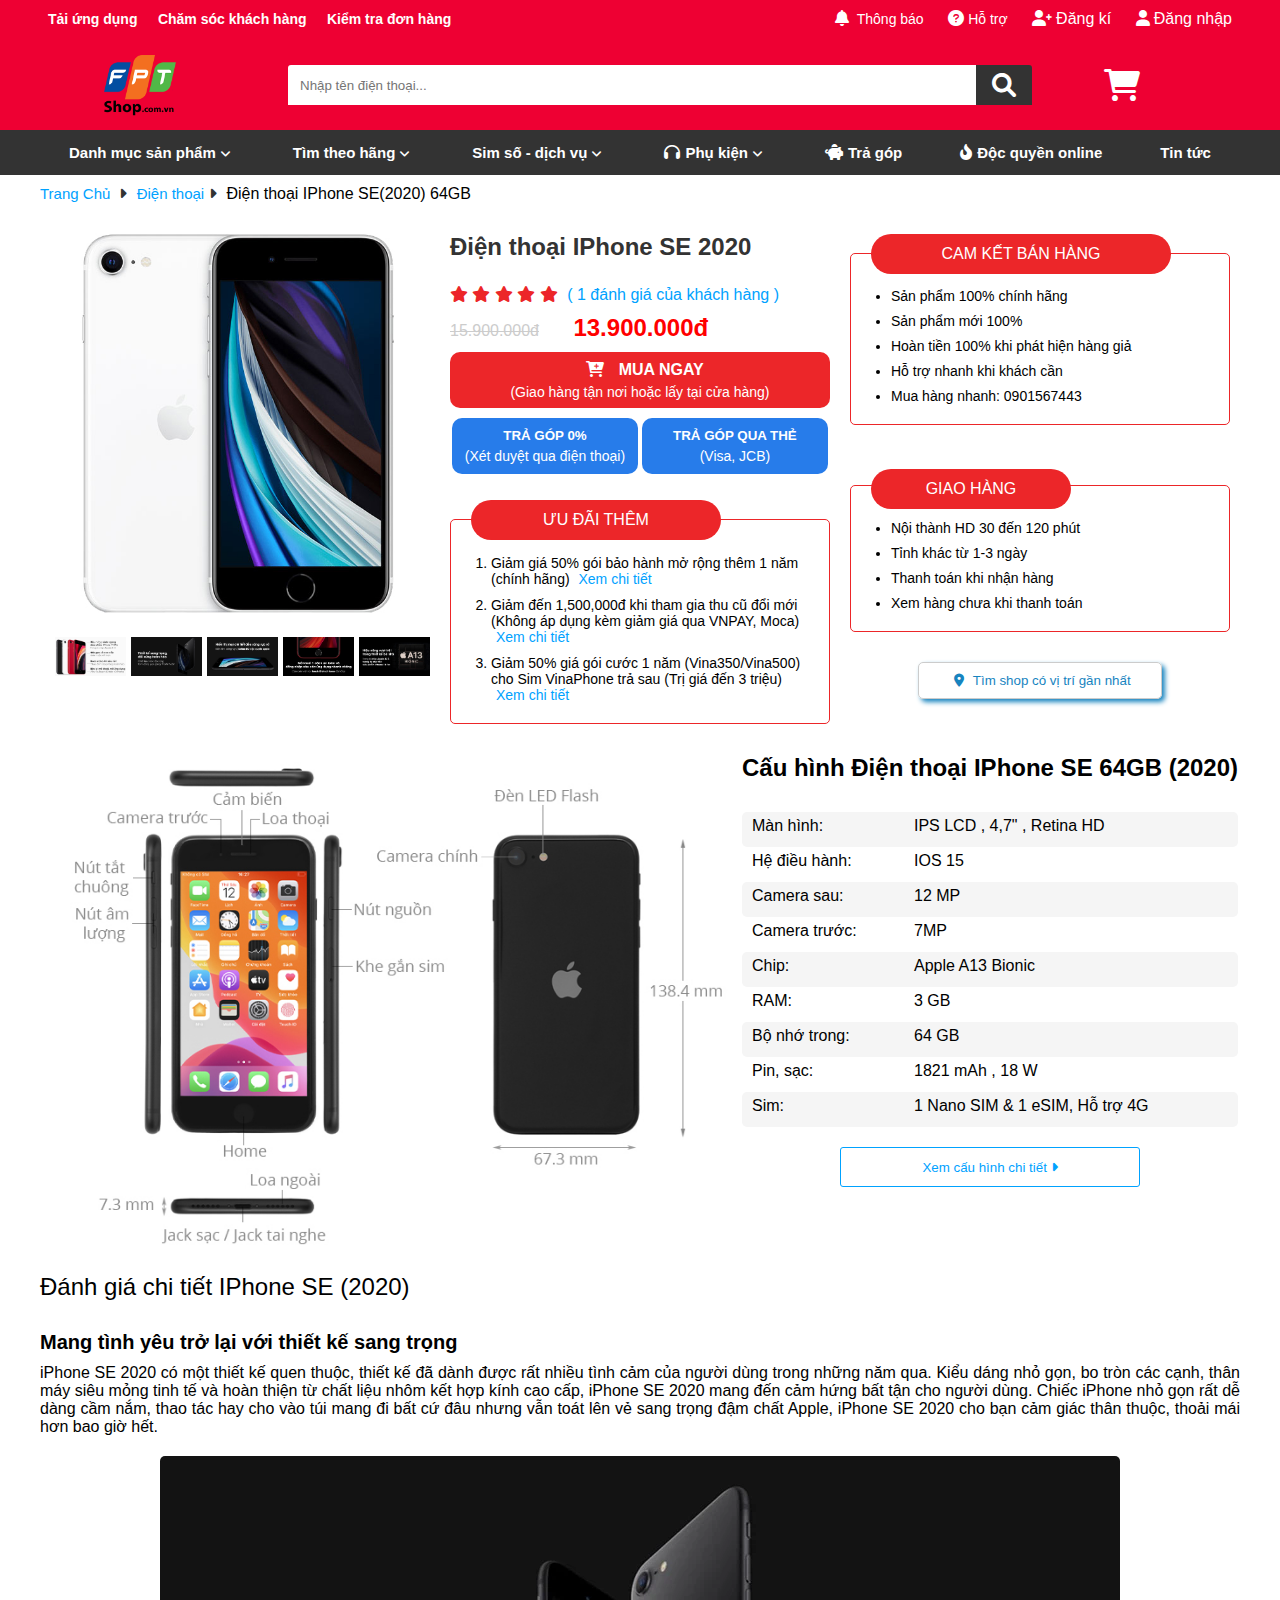
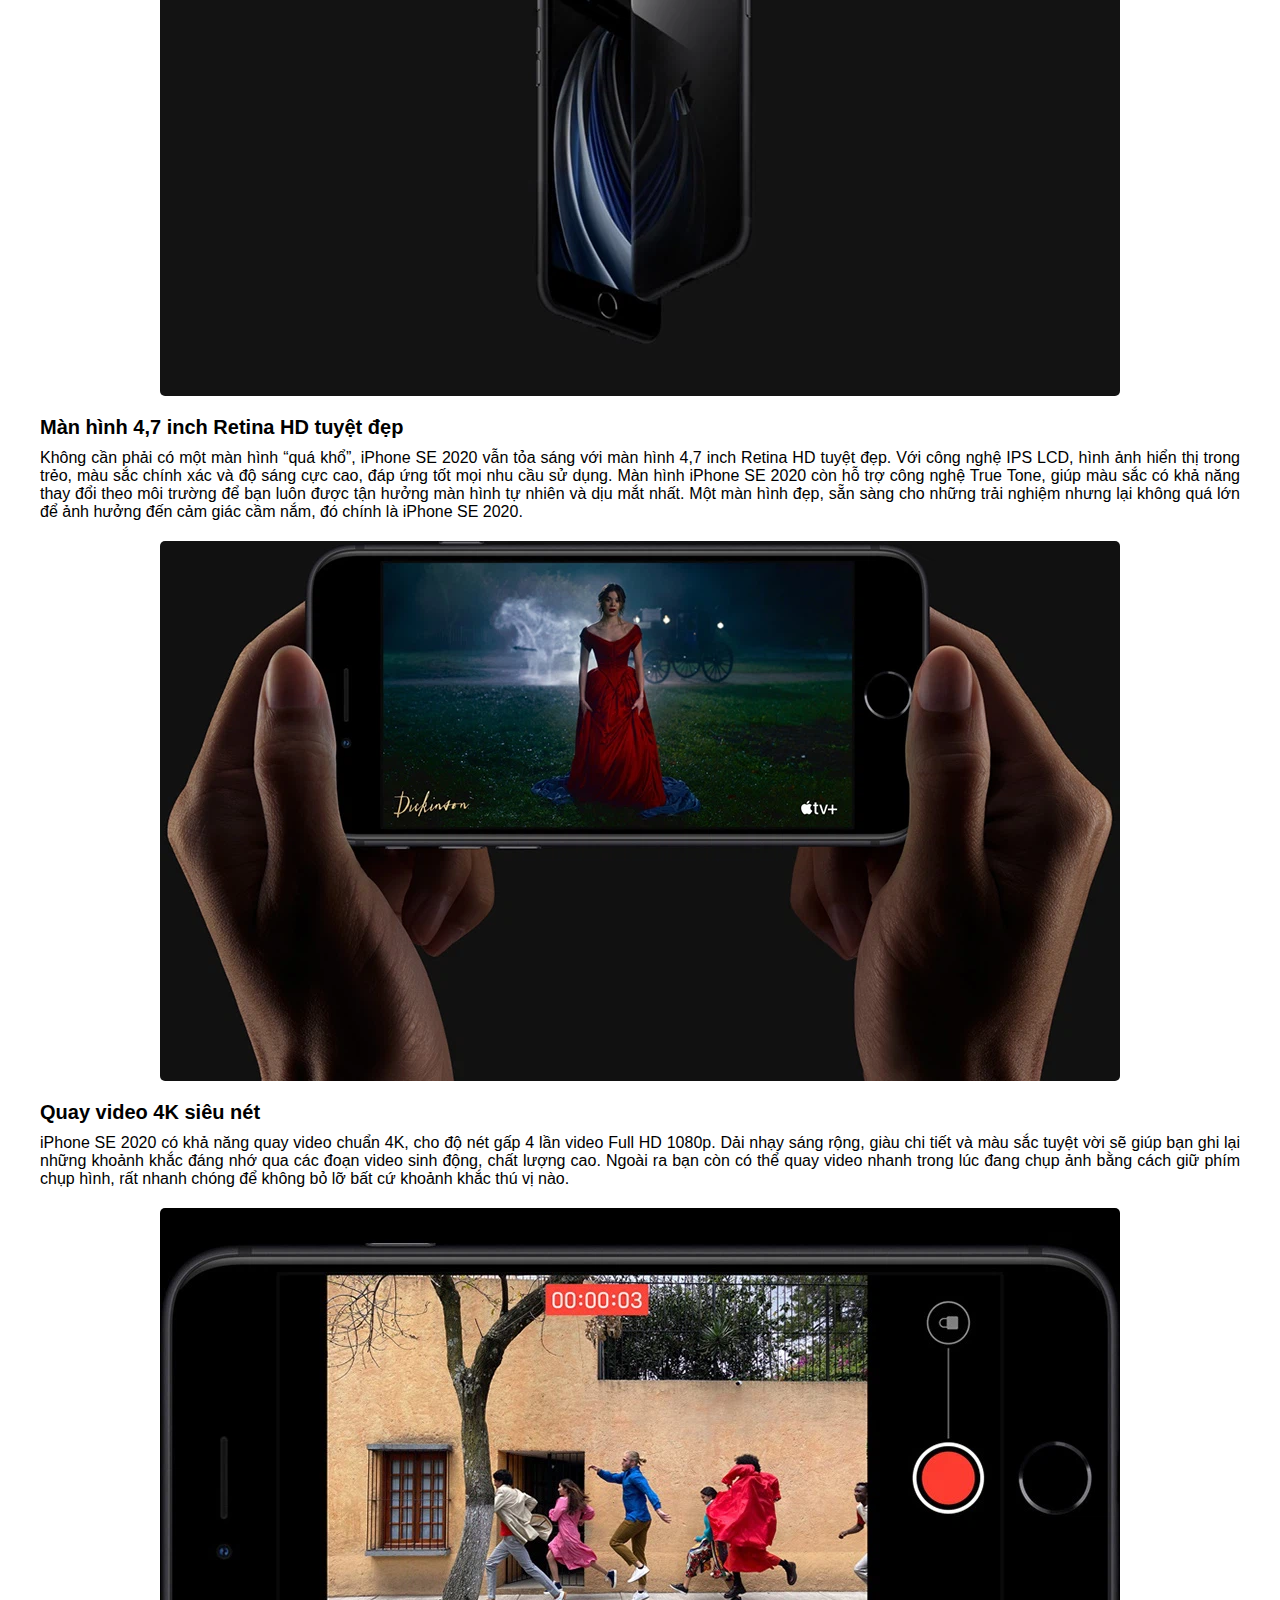
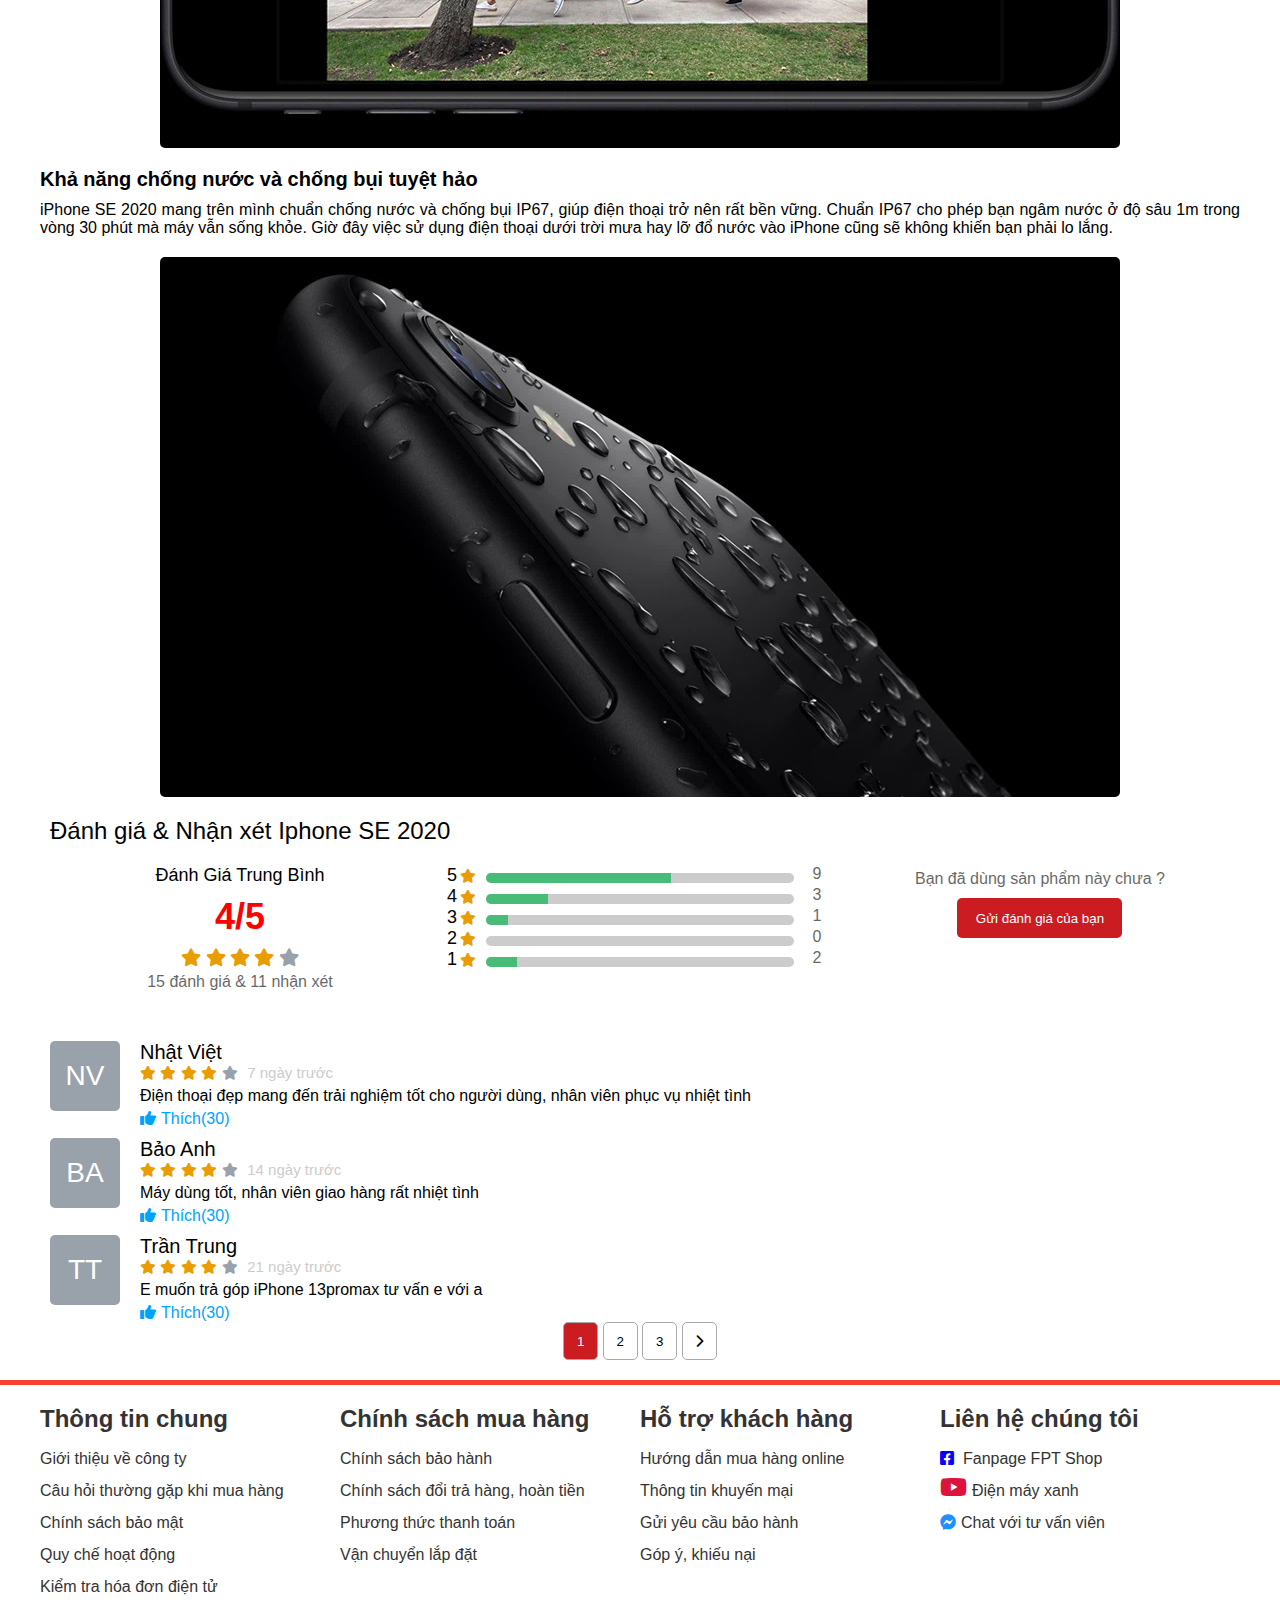
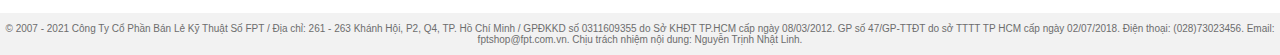
<file: chitietsp.html>
<!DOCTYPE html>
<html lang="en">
<head>
    <meta charset="UTF-8">
    <meta http-equiv="X-UA-Compatible" content="IE=edge">
    <meta name="viewport" content="width=device-width, initial-scale=1.0">
    <link rel="stylesheet" href="./assets/css/header.css">
    <link rel="stylesheet" href="./assets/css/footer.css">
    <link rel="stylesheet" href="./assets/css/base.css">
    <link rel="stylesheet" href="./assets/css/chitietsp.css">
    <link rel="stylesheet" href="./assets/fontawesome-free-6.0.0-web/css/all.min.css">
    <title>Document</title>
</head>
<body>
    <div id="main">

        <!-- Begin header -->
        <header class="header">
            <div class="grid">
                <div class="header_navbar">
                    <ul class="header_navbar-list">
                        <li class="header_navbar-item header_navbar-item-sepera"><a href="#" class="header_navbar-item-link">Tải ứng dụng</a></li>
                        <li class="header_navbar-item header_navbar-item-sepera"><a href="#" class="header_navbar-item-link">
                            Chăm sóc khách hàng</a>
                        </li>
                        <li class="header_navbar-item header_navbar-item-sepera"><a href="#" class="header_navbar-item-link">Kiểm tra đơn hàng</a></li>

                    </ul>
                    <ul class="header_navbar-list">
                        <li class="header_navbar-item hoverbell">
                            <a href="" class="header_navbar-item-link">
                                <i class="header_navbar-item-icons fa-solid fa-bell"></i>
                                Thông báo
                                <div class="bell">
                                    <ul class="bell-list">
                                        <li class="bell-item">
                                            <a href="" class="bell-link">Tin mới</a>
                                        </li>
                                        <li class="bell-item">
                                            <a href="" class="bell-link">Khuyến mĩa</a>
                                        </li>
                                        <li class="bell-item">
                                            <a href="" class="bell-link">Thủ thuật</a>
                                        </li>
                                        <li class="bell-item">
                                            <a href="" class="bell-link">For games</a>
                                        </li>
                                        <li class="bell-item">
                                            <a href="" class="bell-link">Video hot</a>
                                        </li>
                                        <li class="bell-item">
                                            <a href="" class="bell-link">Đánh giá & tư vấn</a>
                                        </li>
                                        <li class="bell-item">
                                            <a href="" class="bell-link">Sự kiện</a>
                                        </li>

                                    </ul>
                                </div>
                            </a>
                        
                        </li>
                        <li class="header_navbar-item"><a href="" class="header_navbar-item-link"><i class="header_navbar-item-icons fa-solid fa-circle-question"></i>Hỗ trợ</a></li>
                        <li class="header_navbar-item ">
                            <a href="./dangki.html" class="header_navbar-item-link js-btn-dk" style="font-weight: 500; font-size: 16px;">
                                <i class="header_navbar-item-icons fa-solid fa-user-plus"></i>Đăng kí
                            </a>
                        </li>
                        <li class="header_navbar-item">
                            <a href="./login.html" class="header_navbar-item-link js-btn-input" style="font-weight: 500; font-size: 16px;">
                                <i class="header_navbar-item-icons fa-solid fa-user"></i>Đăng nhập
                            </a>
                        </li>
                    </ul>
                </div>

                <div class="header_two">
                    <div class="header_two-img">
                        <a href="./index.html"><img src="./assets/img/fpt-shop.png" alt="" class="header_two-img-logo"></a>
                    </div>
                    <div class="header_two-search">
                        <div class="header__two-search-wrap">
                            <input type="text" name="" id="" class="header_two-search-input" placeholder="Nhập tên điện thoại...">
                            <div class="history">
                                <h3 class="history-heading">Lịch sử tìm kiếm</h3>
                                <ul class="history-list">
                                    <li class="history-item">
                                        <a href="">Iphone 13 Pro max</a>
                                    </li>
                                    <li class="history-item">
                                        <a href="">Iphone XS max</a>
                                    </li>
                                    <li class="history-item">
                                        <a href="">Iphone 11 Pro max</a>
                                    </li>
                                    <li class="history-item">
                                        <a href="">Iphone 7 plus</a>
                                    </li>
                                </ul>
                            </div>
                        </div>
                        <button class="header_two-search-btn"><i class="header_two-search-btn-i fa-solid fa-magnifying-glass"></i></button>
                    </div>
                    <div class="header_two-cart">
                        <a href="./giohang.html"><i class="header_two-cart-i fa-solid fa-cart-shopping"></i></a>
                    </div>
                </div>
            </div>
        </header>
        <!-- End header -->

        <!-- Begin header__nav -->
        <section class="header__nav">
            <div class="header-sticky header_three">
                <div class="grid reponmobie">
                    <div class="grid_navbar">
                        <ul class="navbar-list">
                            <li class="navbar-item">
                                <a href="" class="navbar-link">
                                    Danh mục sản phẩm<i class="fa-solid fa-angle-down"></i>
                                </a>
                                <ul class="subnav">
                                    <li class="subnav-item">
                                        <a href="" class="subnav-link">
                                            <i class="fa-solid fa-mobile-button icons-subnav"></i>
                                            Điện thoại<i class="fa-solid fa-chevron-right icons-subnav-right"></i>
                                        </a>
                                        <ul class="subnav-phone-list">
                                            <li class="subnav-phone-item">
                                                <div class="subnav-phone">
                                                    <div class="subnav-phone-brand">
                                                        <h3>Điện thoại theo thương hiệu</h3>
                                                        <ul class="subnav-phone-brand-list">
                                                            <li class="subnav-phone-brand-item">
                                                                <a href="" class="subnav-phone-brand-link">
                                                                    SamSung
                                                                </a>
                                                            </li>
                                                            <li class="subnav-phone-brand-item">
                                                                <a href="" class="subnav-phone-brand-link">
                                                                    Iphone
                                                                </a>
                                                            </li>
                                                            <li class="subnav-phone-brand-item">
                                                                <a href="" class="subnav-phone-brand-link">
                                                                    OPPO
                                                                </a>
                                                            </li>
                                                            <li class="subnav-phone-brand-item">
                                                                <a href="" class="subnav-phone-brand-link">
                                                                    Xiaomi
                                                                </a>
                                                            </li>
                                                            <li class="subnav-phone-brand-item">
                                                                <a href="" class="subnav-phone-brand-link">
                                                                    Nokia
                                                                </a>
                                                            </li>
                                                            <li class="subnav-phone-brand-item">
                                                                <a href="" class="subnav-phone-brand-link">
                                                                    ViVo
                                                                </a>
                                                            </li>
                                                            <li class="subnav-phone-brand-item">
                                                                <a href="" class="subnav-phone-brand-link">
                                                                    Realmi
                                                                </a>
                                                            </li>
                                                        </ul>
                                                    </div>
                                                    <div class="subnav-phone-brand">
                                                        <h3>Điện thoại theo bảng giá</h3>
                                                        <ul class="subnav-phone-brand-list">
                                                            <li class="subnav-phone-brand-item">
                                                                <a href="" class="subnav-phone-brand-link">
                                                                    Dưới 1 triệu
                                                                </a>
                                                            </li>
                                                            <li class="subnav-phone-brand-item">
                                                                <a href="" class="subnav-phone-brand-link">
                                                                    Từ 1 - 3 triệu
                                                                </a>
                                                            </li>
                                                            <li class="subnav-phone-brand-item">
                                                                <a href="" class="subnav-phone-brand-link">
                                                                    Từ 3- 7 triệu
                                                                </a>
                                                            </li>
                                                            <li class="subnav-phone-brand-item">
                                                                <a href="" class="subnav-phone-brand-link">
                                                                    Từ 7 - 10 triệu
                                                                </a>
                                                            </li>
                                                            <li class="subnav-phone-brand-item" style="border: none;">
                                                                <a href="" class="subnav-phone-brand-link">
                                                                    Trên 10 triệu
                                                                </a>
                                                            </li>
                                                            
                                                        </ul>
                                                    </div>
                                                </div>
                                            </li>
                                        </ul>
                                    </li>
                                    <li class="subnav-item">
                                        <a href="" class="subnav-link">
                                            <i class="fa-solid fa-laptop icons-subnav" style="padding-left: 7px;"></i>
                                            Laptop<i class="fa-solid fa-chevron-right icons-subnav-right"></i>
                                        </a>
                                        <ul class="subnav-phone-list">
                                            <li class="subnav-phone-item">
                                                <div class="subnav-phone">
                                                    <div class="subnav-phone-brand">
                                                        <h3>Laptop theo thương hiệu</h3>
                                                        <ul class="subnav-phone-brand-list">
                                                            <li class="subnav-phone-brand-item">
                                                                <a href="" class="subnav-phone-brand-link">
                                                                    Macbook
                                                                </a>
                                                            </li>
                                                            <li class="subnav-phone-brand-item">
                                                                <a href="" class="subnav-phone-brand-link">
                                                                    Dell
                                                                </a>
                                                            </li>
                                                            <li class="subnav-phone-brand-item">
                                                                <a href="" class="subnav-phone-brand-link">
                                                                    Assus
                                                                </a>
                                                            </li>
                                                            <li class="subnav-phone-brand-item">
                                                                <a href="" class="subnav-phone-brand-link">
                                                                    Acer
                                                                </a>
                                                            </li>
                                                            <li class="subnav-phone-brand-item">
                                                                <a href="" class="subnav-phone-brand-link">
                                                                    Masstel
                                                                </a>
                                                            </li>
                                                            <li class="subnav-phone-brand-item">
                                                                <a href="" class="subnav-phone-brand-link">
                                                                    Lenovo
                                                                </a>
                                                            </li>
                                                            <li class="subnav-phone-brand-item">
                                                                <a href="" class="subnav-phone-brand-link">
                                                                    HP
                                                                </a>
                                                            </li>
                                                        </ul>
                                                    </div>
                                                    <div class="subnav-phone-brand">
                                                        <h3>Điện thoại theo bảng giá</h3>
                                                        <ul class="subnav-phone-brand-list">
                                                            <li class="subnav-phone-brand-item">
                                                                <a href="" class="subnav-phone-brand-link">
                                                                    Dưới 10 triệu
                                                                </a>
                                                            </li>
                                                            <li class="subnav-phone-brand-item">
                                                                <a href="" class="subnav-phone-brand-link">
                                                                    Từ 10 - 15 triệu
                                                                </a>
                                                            </li>
                                                            <li class="subnav-phone-brand-item">
                                                                <a href="" class="subnav-phone-brand-link">
                                                                    Từ 15 - 20 triệu
                                                                </a>
                                                            </li>
                                                            
                                                            <li class="subnav-phone-brand-item" style="border: none;">
                                                                <a href="" class="subnav-phone-brand-link">
                                                                    Trên 20 triệu
                                                                </a>
                                                            </li>
                                                            
                                                        </ul>
                                                    </div>
                                                </div>
                                            </li>
                                        </ul>
                                    </li>
                                    <li class="subnav-item">
                                        <a href="" class="subnav-link">
                                            <i class="fa-solid fa-tablet icons-subnav"></i>
                                            Tablet<i class="fa-solid fa-chevron-right icons-subnav-right"></i>
                                        </a>
                                        <ul class="subnav-phone-list">
                                            <li class="subnav-phone-item">
                                                <div class="subnav-phone">
                                                    <div class="subnav-phone-brand">
                                                        <h3>Máy tính bảng theo thương hiệu</h3>
                                                        <ul class="subnav-phone-brand-list">
                                                            <li class="subnav-phone-brand-item">
                                                                <a href="" class="subnav-phone-brand-link">
                                                                    SamSung
                                                                </a>
                                                            </li>
                                                            <li class="subnav-phone-brand-item">
                                                                <a href="" class="subnav-phone-brand-link">
                                                                    iPad
                                                                </a>
                                                            </li>
                                                            <li class="subnav-phone-brand-item">
                                                                <a href="" class="subnav-phone-brand-link">
                                                                    Xiaomi
                                                                </a>
                                                            </li>
                                                            <li class="subnav-phone-brand-item">
                                                                <a href="" class="subnav-phone-brand-link">
                                                                    Nokia
                                                                </a>
                                                            </li>
                                                            <li class="subnav-phone-brand-item">
                                                                <a href="" class="subnav-phone-brand-link">
                                                                    Masstel
                                                                </a>
                                                            </li>
                                                            <li class="subnav-phone-brand-item">
                                                                <a href="" class="subnav-phone-brand-link">
                                                                    Lenovo
                                                                </a>
                                                            </li>
                                                            <li class="subnav-phone-brand-item">
                                                                <a href="" class="subnav-phone-brand-link">
                                                                    Itel
                                                                </a>
                                                            </li>
                                                        </ul>
                                                    </div>
                                                    <div class="subnav-phone-brand">
                                                        <h3>Máy tính bảng theo bảng giá</h3>
                                                        <ul class="subnav-phone-brand-list">
                                                            <li class="subnav-phone-brand-item">
                                                                <a href="" class="subnav-phone-brand-link">
                                                                    Dưới 3 triệu
                                                                </a>
                                                            </li>
                                                            <li class="subnav-phone-brand-item">
                                                                <a href="" class="subnav-phone-brand-link">
                                                                    Từ 3 - 8 triệu
                                                                </a>
                                                            </li>
                                                            <li class="subnav-phone-brand-item">
                                                                <a href="" class="subnav-phone-brand-link">
                                                                    Từ 8 - 12 triệu
                                                                </a>
                                                            </li>
                                                            
                                                            <li class="subnav-phone-brand-item" style="border: none;">
                                                                <a href="" class="subnav-phone-brand-link">
                                                                    Trên 12 triệu
                                                                </a>
                                                            </li>
                                                            
                                                        </ul>
                                                    </div>
                                                </div>
                                            </li>
                                        </ul>
                                    </li>
                                    <li class="subnav-item">
                                        <a href="" class="subnav-link">
                                            <i class="fa-solid fa-clock icons-subnav"></i>
                                            Smart Wtach<i class="fa-solid fa-chevron-right icons-subnav-right"></i>
                                        </a>
                                        <ul class="subnav-phone-list">
                                            <li class="subnav-phone-item">
                                                <div class="subnav-phone">
                                                    <div class="subnav-phone-brand">
                                                        <h3>Đồng hồ thông minh theo thương hiệu</h3>
                                                        <ul class="subnav-phone-brand-list">
                                                            <li class="subnav-phone-brand-item">
                                                                <a href="" class="subnav-phone-brand-link">
                                                                    SamSung
                                                                </a>
                                                            </li>
                                                            <li class="subnav-phone-brand-item">
                                                                <a href="" class="subnav-phone-brand-link">
                                                                    Apple Watch
                                                                </a>
                                                            </li>
                                                            <li class="subnav-phone-brand-item">
                                                                <a href="" class="subnav-phone-brand-link">
                                                                    Oppo
                                                                </a>
                                                            </li>
                                                            <li class="subnav-phone-brand-item">
                                                                <a href="" class="subnav-phone-brand-link">
                                                                    Xiaomi
                                                                </a>
                                                            </li>
                                                            <li class="subnav-phone-brand-item">
                                                                <a href="" class="subnav-phone-brand-link">
                                                                    Viettel
                                                                </a>
                                                            </li>
                                                            <li class="subnav-phone-brand-item">
                                                                <a href="" class="subnav-phone-brand-link">
                                                                    Masstel
                                                                </a>
                                                            </li>
                                        
                                                        </ul>
                                                    </div>
                                                    <div class="subnav-phone-brand">
                                                        <h3>Đồng hồ thông minh theo bảng giá</h3>
                                                        <ul class="subnav-phone-brand-list">
                                                            <li class="subnav-phone-brand-item">
                                                                <a href="" class="subnav-phone-brand-link">
                                                                    Dưới 1 triệu
                                                                </a>
                                                            </li>
                                                            <li class="subnav-phone-brand-item">
                                                                <a href="" class="subnav-phone-brand-link">
                                                                    Từ 1 - 3 triệu
                                                                </a>
                                                            </li>
                                                            <li class="subnav-phone-brand-item">
                                                                <a href="" class="subnav-phone-brand-link">
                                                                    Từ 3 - 7 triệu
                                                                </a>
                                                            </li>
                                                            
                                                            <li class="subnav-phone-brand-item" style="border: none;">
                                                                <a href="" class="subnav-phone-brand-link">
                                                                    Trên 10 triệu
                                                                </a>
                                                            </li>
                                                            
                                                        </ul>
                                                    </div>
                                                </div>
                                            </li>
                                        </ul>
                                    </li>
                                    <li class="subnav-item">
                                        <a href="" class="subnav-link">
                                            <i class="fa-solid fa-bullhorn icons-subnav"></i>
                                            Loa<i class="fa-solid fa-chevron-right icons-subnav-right"></i>
                                        </a>
                                    </li>
                                    <li class="subnav-item">
                                        <a href="" class="subnav-link">
                                            
                                            <i class="fa-solid fa-heart-pulse icons-subnav"></i>
                                            Thiết bị chăm sóc sức khỏe<i class="fa-solid fa-chevron-right icons-subnav-right"></i>
                                        </a>
                                    </li>
                                </ul>
                            </li>
                            <li class="navbar-item">
                                <a href="#" class="navbar-link">
                                    Tìm theo hãng<i class="fa-solid fa-angle-down"></i>
                                </a>
                                <ul class="subnav" >
                                    <li class="subnav-item" style="margin-left: 10px">
                                        <a href="" class="subnav-link">
                                            Chuyên trang Apple
                                        </a>
                                    </li>
                                    <li class="subnav-item" style="margin-left: 10px">
                                        <a href="" class="subnav-link">
                                            Chuyên trang SamSung
                                        </a>
                                    </li>
                                    <li class="subnav-item" style="margin-left: 10px">
                                        <a href="" class="subnav-link">
                                            Chuyên trang Oppo
                                        </a>
                                    </li>
                                    <li class="subnav-item" style="margin-left: 10px">
                                        <a href="" class="subnav-link">
                                            Chuyên trang Vivo
                                        </a>
                                    </li>
                                    <li class="subnav-item" style="margin-left: 10px">
                                        <a href="" class="subnav-link">
                                            Chuyên trang Xiaomi
                                        </a>
                                    </li>
                                </ul>
                            </li>
                            <li class="navbar-item">
                                <a href="#" class="navbar-link">
                                    Sim số - dịch vụ<i class="fa-solid fa-angle-down"></i>
                                </a>
                                <ul class="subnav" style="width: 160%; ">
                                    <li class="subnav-item" style="margin-left: 10px">
                                        <a href="" class="subnav-link">
                                            <i class="fa-solid fa-sim-card"></i>Sim số - thẻ cào 
                                        </a>
                                    </li>
                                    <li class="subnav-item" style="margin-left: 10px">
                                        <a href="" class="subnav-link">
                                            <i class="fa-solid fa-sim-card"></i>Internet - Truyền hình - Camera
                                        </a>
                                    </li>
                                    <li class="subnav-item" style="margin-left: 10px">
                                        <a href="" class="subnav-link">
                                            <i class="fa-solid fa-sim-card"></i>Viettel Money - Ngân hàng số
                                        </a>
                                    </li>
                                    <li class="subnav-item" style="margin-left: 10px">
                                        <a href="" class="subnav-link">
                                            <i class="fa-solid fa-sim-card"></i>Bảo hiểm nhân thọ 
                                        </a>
                                    </li>
                                    <li class="subnav-item" style="margin-left: 10px">
                                        <a href="" class="subnav-link">
                                            <i class="fa-solid fa-sim-card"></i>Vay tiền mặt - MCredit
                                        </a>
                                    </li>
                                    <li class="subnav-item" style="margin-left: 10px">
                                        <a href="" class="subnav-link">
                                            <i class="fa-solid fa-sim-card"></i>Vay tiền mặt - FE Credit
                                        </a>
                                    </li>
                                </ul>
                            </li>
                            <li class="navbar-item">
                                <a href="./phukien.html" class="navbar-link">
                                    <i class="fa-solid fa-headphones icons-frist"></i>Phụ kiện<i class="fa-solid fa-angle-down"></i>
                                </a>
                            </li>
                            <li class="navbar-item">
                                <a href="./tragop.html" class="navbar-link">
                                    <i class="fa-solid fa-piggy-bank icons-frist"></i>Trả góp
                                </a>
                            </li>
                            <li class="navbar-item">
                                <a href="#" class="navbar-link">
                                    <i class="fa-solid fa-fire-flame-curved icons-frist"></i>Độc quyền online
                                </a>
                            </li>
                            <li class="navbar-item">
                                <a href="#" class="navbar-link">
                                    Tin tức
                                </a>
                                
                            </li>
                        </ul>
                    </div>
                </div>
                <div class="icon__nav">
                    <button class="js-nav"> <i class="fa-solid fa-bars"></i></button>
                </div>
            </div>
        </section>
        <!-- End header__nav -->

        <!-- Begin content -->
        <div class="link">
            <div class="grid">
                <div class="link-out">
                    <a href="index.html" class="link-out-link link-home">Trang Chủ
                        <i class="link-out-icon fa-solid fa-caret-right"></i>
                    </a>
                    <a href="" class="link-out-link link-phone">
                        Điện thoại<i class="link-out-icon fa-solid fa-caret-right"></i>
                    </a>
                    <span>Điện thoại IPhone SE(2020) 64GB</span>
                </div>
            </div>
        </div>
        <div class="content">
            <div class="grid">
                <div class="grid__row col-content">
                    <div class="grid__col col-home">
                        <div class="img-product">
                            <div class="img-product-main">
                                <img src="./assets/img/ipse.jpg" alt="" class="img-product-item-list" onclick="currentSlide(1)">
                            </div>
                            <div class="img-product-list">
                                <div class="img-product-item">
                                    <img src="./assets/img/iphone-se-item1.jpg" alt="" class="img-product-item-list" onclick="currentSlide(2)">
                                </div>
                                <div class="img-product-item">
                                    <img src="./assets/img/iphone-se-item2.jpg" alt="" class="img-product-item-list" onclick="currentSlide(3)">
                                </div>
                                <div class="img-product-item">
                                    <img src="./assets/img/iphone-se-item3.jpg" alt="" class="img-product-item-list" onclick="currentSlide(4)">
                                </div>
                                <div class="img-product-item">
                                    <img src="./assets/img/iphone-se-item4.jpg" alt="" class="img-product-item-list" onclick="currentSlide(5)">
                                </div>
                                <div class="img-product-item">
                                    <img src="./assets/img/iphone-se-item5.jpg" alt="" class="img-product-item-list" onclick="currentSlide(6)">
                                </div>
                            </div>
                        </div>
                        <div class="modal-img-product ">
                            <div class="modalslider">
                                <div class="modalslidericons">
                                    <span class="fullscreen"><i class="fa-solid fa-expand"></i></span>
                                    <span class="close-slider"><i class="fa-solid fa-xmark"></i></span>
                                </div>
                                <div class="modalslider-content">
                                    <div class="myslider">
                                        <img src="./assets/img/ipse.jpg" alt="" class="myslider-img">
                                    </div>
                                    <div class="myslider">
                                        <img src="./assets/img/iphone-se-item1.jpg" alt="" class="myslider-img">
                                    </div>
                                    <div class="myslider">
                                        <img src="./assets/img/iphone-se-item2.jpg" alt="" class="myslider-img">
                                    </div>
                                    <div class="myslider">
                                        <img src="./assets/img/iphone-se-item3.jpg" alt="" class="myslider-img">
                                    </div>
                                    <div class="myslider">
                                        <img src="./assets/img/iphone-se-item4.jpg" alt="" class="myslider-img">
                                    </div>
                                    <div class="myslider">
                                        <img src="./assets/img/iphone-se-item5.jpg" alt="" class="myslider-img">
                                    </div>
                                    
                                    <span class="prev" onclick="plusSlides(-1)"><i class="fa-solid fa-angle-left"></i></span>
                                    <span class="next" onclick="plusSlides(1)"><i class="fa-solid fa-angle-right"></i></span>
                                    
                                </div>
                                <div class="modalslider-content-list">
                                    <!-- <div class="modalslider-content-item">
                                        <img src="./assets/img/ipse.jpg" alt="">
                                    </div> -->
                                    <div class="modalslider-content-item">
                                        <img src="./assets/img/iphone-se-item1.jpg" alt="" class="modalslider-content-img" onclick="currentSlide(2)">
                                    </div>
                                    <div class="modalslider-content-item">
                                        <img src="./assets/img/iphone-se-item2.jpg" alt="" class="modalslider-content-img" onclick="currentSlide(3)">
                                    </div>
                                    <div class="modalslider-content-item">
                                        <img src="./assets/img/iphone-se-item3.jpg" alt="" class="modalslider-content-img" onclick="currentSlide(4)">
                                    </div>
                                    <div class="modalslider-content-item">
                                        <img src="./assets/img/iphone-se-item4.jpg" alt="" class="modalslider-content-img" onclick="currentSlide(5)" >
                                    </div>
                                    <div class="modalslider-content-item">
                                        <img src="./assets/img/iphone-se-item5.jpg" alt="" class="modalslider-content-img" onclick="currentSlide(6)">
                                    </div>
                                </div>
                            </div>
                        </div>
                        <script src="./assets/js/slider-product.js"></script>
                    </div>

                    <div class="grid__col col-home">
                        <div class="home-product-center">
                            <h2 class="home-product-center-name">Điện thoại IPhone SE 2020 </h2>
                            <div class="home-product-center-star">
                                <i class="home-product-center-star-icons fa-solid fa-star"></i>
                                <i class="home-product-center-star-icons fa-solid fa-star"></i>
                                <i class="home-product-center-star-icons fa-solid fa-star"></i>
                                <i class="home-product-center-star-icons fa-solid fa-star"></i>
                                <i class="home-product-center-star-icons fa-solid fa-star"></i>
                                <a href="" class="home-product-center-name-link">( 1 đánh giá của khách hàng )</a>
                            </div>
                            <div class="home-product-center-price">
                                <span class="home-product-center-price-old">15.900.000đ</span>
                                <span class="home-product-center-price-new">13.900.000đ</span>
                            </div>
                            <button class="home-product-btn">
                                <i class="home-product-btn-icon fa-solid fa-cart-plus"></i>
                                MUA NGAY
                                <p class="home-product-btn-text">(Giao hàng tận nơi hoặc lấy tại cửa hàng)</p>
                                
                            </button>
                            <div class="tragop">
                                <button class="tragop-btn">
                                    TRẢ GÓP 0%
                                    <p class="home-product-btn-text">(Xét duyệt qua điện thoại)</p>
                                </button>
                                <button class="tragop-btn">
                                    TRẢ GÓP QUA THẺ
                                    <p class="home-product-btn-text">(Visa, JCB)</p>
                                </button>
                            </div>
                        </div>
                        <div class="home-product-center-gift">
                           <button class="home-product-gift-btn">ƯU ĐÃI THÊM </button>
                           <div class="home-product-text">
                                <ol class="home-product-list">
                                    <li class="home-product-item">Giảm giá 50% gói bảo hành mở rộng thêm 1 năm (chính hãng)
                                        <a href=""  class="home-product-item-link">Xem chi tiết</a>
                                    </li>
                                    <li class="home-product-item">Giảm đến 1,500,000đ khi tham gia thu cũ đổi mới (Không áp dụng kèm giảm giá qua VNPAY, Moca)
                                        <a href="" class="home-product-item-link">Xem chi tiết</a>
                                    </li>
                                    <li class="home-product-item">Giảm 50% giá gói cước 1 năm (Vina350/Vina500) cho Sim VinaPhone trả sau (Trị giá đến 3 triệu)
                                        <a href="" class="home-product-item-link">Xem chi tiết</a>
                                    </li>   
                                </ol>
                           </div>
                        </div>
                    </div>

                    <div class="grid__col col-home col-sale">
                        <div class="home-product-right-top">
                            <button class="home-product-right-btn">CAM KẾT BÁN HÀNG</button>
                            <div class="home-product-right-text">
                                <ul class="home-product-list">
                                    <li class="home-product-item home-product-item-text">Sản phẩm 100% chính hãng</li>
                                    <li class="home-product-item home-product-item-text">Sản phẩm mới 100%</li>
                                    <li class="home-product-item home-product-item-text">Hoàn tiền 100% khi phát hiện hàng giả</li>
                                    <li class="home-product-item home-product-item-text">Hỗ trợ nhanh khi khách cần</li>
                                    <li class="home-product-item home-product-item-text">Mua hàng nhanh: 0901567443</li>
                                </ul>
                            </div>
                        </div>
                        <div class="home-product-right-bottom">
                            <button class="home-product-bottom-btn">GIAO HÀNG</button>
                            <div class="home-product-right-text">
                                <ul class="home-product-list">
                                    <li class="home-product-item home-product-item-text">Nội thành HD 30 đến 120 phút</li>
                                    <li class="home-product-item home-product-item-text">Tỉnh khác từ 1-3 ngày</li>
                                    <li class="home-product-item home-product-item-text">Thanh toán khi nhận hàng</li>
                                    <li class="home-product-item home-product-item-text">Xem hàng chưa khi thanh toán</li>
                                    
                                </ul>
                            </div>
                        </div>
                        <div class="location">
                            <button class="location-btn">
                                <i class="fa-solid fa-location-dot"></i>
                                Tìm shop có vị trí gần nhất
                            </button>
                        </div>
                    </div>
                </div>
                <div class="grid__row">
                    <div class="grid__col-2 ">
                        <div class="mobiphone__review">
                            <img src="./assets/img/iphone-se-review.jpg" alt="" class="mobiphone__review-img">
                        </div>
                        <div class="mobiphone__specifications">
                            <div class="mobiphone-name">
                                <h2 class="mobiphone-name-h2">Cấu hình Điện thoại IPhone SE 64GB (2020)</h2>
                            </div>  
                            <div class="mobiphone-configuration">
                                <ul class="mobiphone-list">
                                    <li class="mobiphone-item ">
                                        <span class="mobiphone-item-span-title">Màn hình:</span>
                                        <span class="mobiphone-item-span">IPS LCD , 4,7" , Retina HD</span>
                                    </li>
                                    <li class="mobiphone-item mobiphone-item-li">
                                        <span class="mobiphone-item-span-title">Hệ điều hành:</span>
                                        <span class="mobiphone-item-span">IOS 15</span>
                                    </li>
                                    <li class="mobiphone-item ">
                                        <span class="mobiphone-item-span-title">Camera sau:</span>
                                        <span class="mobiphone-item-span">12 MP</span>
                                    </li>
                                    <li class="mobiphone-item mobiphone-item-li">
                                        <span class="mobiphone-item-span-title">Camera trước:</span>
                                        <span class="mobiphone-item-span">7MP</span>
                                    </li>
                                    <li class="mobiphone-item ">
                                        <span class="mobiphone-item-span-title">Chip:</span>
                                        <span class="mobiphone-item-span">Apple A13 Bionic</span>
                                    </li>
                                    <li class="mobiphone-item mobiphone-item-li">
                                        <span class="mobiphone-item-span-title">RAM:</span>
                                        <span class="mobiphone-item-span">3 GB</span>
                                    </li>
                                    <li class="mobiphone-item ">
                                        <span class="mobiphone-item-span-title">Bộ nhớ trong:</span>
                                        <span class="mobiphone-item-span">64 GB</span>
                                    </li>
                                    <li class="mobiphone-item mobiphone-item-li">
                                        <span class="mobiphone-item-span-title">Pin, sạc:</span>
                                        <span class="mobiphone-item-span">1821 mAh , 18 W</span>
                                    </li>
                                    <li class="mobiphone-item ">
                                        <span class="mobiphone-item-span-title">Sim:</span>
                                        <span class="mobiphone-item-span">1 Nano SIM & 1 eSIM, Hỗ trợ 4G</span>
                                    </li>
                                </ul>
                                <div class="mobiphone-configuration-btn">
                                    <button class="mobiphone-btn js-mobiphone-btn">Xem cấu hình chi tiết <i class="fa-solid fa-caret-right"></i></button>
                                </div>
                            </div>
                        </div>
                    </div>
                </div>
                <div class="grid__row">
                    <div class="detail">
                        <h2 title="Đánh giá chi tiết sản phẩm IPhone SE (2020)">Đánh giá chi tiết IPhone SE (2020)</h2>
                        <p class="detail-name">Mang tình yêu trở lại với thiết kế sang trọng</p>
                        <p class="detail-text">iPhone SE 2020 có một thiết kế quen thuộc, thiết kế đã dành được rất nhiều tình cảm của người dùng trong những năm qua. Kiểu dáng nhỏ gọn, bo tròn các cạnh, thân máy siêu mỏng tinh tế và hoàn thiện từ chất liệu nhôm kết hợp kính cao cấp, iPhone SE 2020 mang đến cảm hứng bất tận cho người dùng. Chiếc iPhone nhỏ gọn rất dễ dàng cầm nắm, thao tác hay cho vào túi mang đi bất cứ đâu nhưng vẫn toát lên vẻ sang trọng đậm chất Apple, iPhone SE 2020 cho bạn cảm giác thân thuộc, thoải mái hơn bao giờ hết.</p>
                        <p class="detail-img"><img src="./assets/img/chitietsp2.webp" alt=""></p>
                        <p class="detail-name">Màn hình 4,7 inch Retina HD tuyệt đẹp</p>
                        <p class="detail-text">Không cần phải có một màn hình “quá khổ”, iPhone SE 2020 vẫn tỏa sáng với màn hình 4,7 inch Retina HD tuyệt đẹp. Với công nghệ IPS LCD, hình ảnh hiển thị trong trẻo, màu sắc chính xác và độ sáng cực cao, đáp ứng tốt mọi nhu cầu sử dụng. Màn hình iPhone SE 2020 còn hỗ trợ công nghệ True Tone, giúp màu sắc có khả năng thay đổi theo môi trường để bạn luôn được tận hưởng màn hình tự nhiên và dịu mắt nhất. Một màn hình đẹp, sẵn sàng cho những trải nghiệm nhưng lại không quá lớn để ảnh hưởng đến cảm giác cầm nắm, đó chính là iPhone SE 2020.</p>
                        <p class="detail-img"><img src="./assets/img/chitietsp3.webp" alt=""></p>
                        <p class="detail-name">Quay video 4K siêu nét</p>
                        <p class="detail-text">iPhone SE 2020 có khả năng quay video chuẩn 4K, cho độ nét gấp 4 lần video Full HD 1080p. Dải nhạy sáng rộng, giàu chi tiết và màu sắc tuyệt vời sẽ giúp bạn ghi lại những khoảnh khắc đáng nhớ qua các đoạn video sinh động, chất lượng cao. Ngoài ra bạn còn có thể quay video nhanh trong lúc đang chụp ảnh bằng cách giữ phím chụp hình, rất nhanh chóng để không bỏ lỡ bất cứ khoảnh khắc thú vị nào.</p>
                        <p class="detail-img"><img src="./assets/img/chitietsp4.webp" alt=""></p>
                        <p class="detail-name">Khả năng chống nước và chống bụi tuyệt hảo</p>
                        <p class="detail-text">iPhone SE 2020 mang trên mình chuẩn chống nước và chống bụi IP67, giúp điện thoại trở nên rất bền vững. Chuẩn IP67 cho phép bạn ngâm nước ở độ sâu 1m trong vòng 30 phút mà máy vẫn sống khỏe. Giờ đây việc sử dụng điện thoại dưới trời mưa hay lỡ đổ nước vào iPhone cũng sẽ không khiến bạn phải lo lắng.</p>
                        <p class="detail-img"><img src="./assets/img/chitietsp5.webp" alt=""></p>
                    </div>
                </div>
               <div class="coment">
                   <div class="coment__header">
                       <h3 class="coment__header-h3">Đánh giá & Nhận xét Iphone SE 2020</h3>
                   </div>
                   <div class="grid__row">
                       <div class="grid__col-coment">
                            <div class="evaluate">
                                <span class="evaluate-spn-text">Đánh giá trung bình</span>
                                <h4 class="evaluate-spn">4/5</h4>
                                <div class="evaluate-icons">
                                    <i class="start-icons fa-solid fa-star"></i>
                                    <i class="start-icons fa-solid fa-star"></i>
                                    <i class="start-icons fa-solid fa-star"></i>
                                    <i class="start-icons fa-solid fa-star"></i>
                                    <i class="start-icon fa-solid fa-star"></i>
                                </div>
                                <p class="evaluate-p">15 đánh giá & 11 nhận xét</p>
                            </div>
                       </div>  
                       <div class="grid__col-coment">
                            <div class="evaluate evaluate-col">
                                <div class="evaluate-left">
                                    <label for="">5<i class="fa-solid fa-star"></i></label>
                                </div>
                                <div class="evaluate-center">
                                    <span class="evaluate-center-spn1"></span>
                                </div>
                                <span class="evaluate-right">9</span>
                            </div>
                            <div class="evaluate evaluate-col">
                                <div class="evaluate-left">
                                    <label for="">4<i class="fa-solid fa-star"></i></label>
                                </div>
                                <div class="evaluate-center">
                                    <span class="evaluate-center-spn2"></span>
                                </div>
                                <span class="evaluate-right">3</span>
                            </div>
                            <div class="evaluate evaluate-col">
                                <div class="evaluate-left">
                                    <label for="">3<i class="fa-solid fa-star"></i></label>
                                </div>
                                <div class="evaluate-center">
                                    <span class="evaluate-center-spn3"></span>
                                </div>
                                <span class="evaluate-right">1</span>
                            </div>
                            <div class="evaluate evaluate-col">
                                <div class="evaluate-left">
                                    <label for="">2<i class="fa-solid fa-star"></i></label>
                                </div>
                                <div class="evaluate-center">
                                    <span class="evaluate-center-spn4"></span>
                                </div>
                                <span class="evaluate-right">0</span>
                            </div>
                            <div class="evaluate evaluate-col">
                                <div class="evaluate-left">
                                    <label for="">1<i class="fa-solid fa-star"></i></label>
                                </div>
                                <div class="evaluate-center">
                                    <span class="evaluate-center-spn5"></span>
                                </div>
                                <span class="evaluate-right">2</span>
                            </div>
                       </div>
                       <div class="grid__col-coment">
                            <div class="evaluate">
                                <p class="evaluate-p"> Bạn đã dùng sản phẩm này chưa ?</p>
                                <button class="evaluate-btn">Gửi đánh giá của bạn</button>
                            </div>
                       </div>
                   </div>
                   <div class="grid__row info">
                        <div class="coment-info">
                            <ul class="coment-list">
                                <li class="coment-item">
                                    <div class="coment-item-avt avt-nv">
                                        NV
                                    </div>
                                    <div class="coment-item-text">
                                        <div class="coment-item-text-name">
                                            <h4>Nhật Việt</h4>
                                        </div>
                                        <div class="coment-item-text-icons">
                                            <i class="icons fa-solid fa-star"></i>
                                            <i class="icons fa-solid fa-star"></i>
                                            <i class="icons fa-solid fa-star"></i>
                                            <i class="icons fa-solid fa-star"></i>
                                            <i class="icon fa-solid fa-star"></i>
                                            <span class="coment-item-text-spn">7 ngày trước</span>
                                        </div>
                                        <div class="coment-item-text-p">
                                            <p> Điện thoại đẹp mang đến trải nghiệm tốt cho người dùng, nhân viên phục vụ nhiệt tình</p>
                                        </div>
                                        <div class="coment-item-text-like">
                                            <i class="icons-like fa-solid fa-thumbs-up"></i><span class="icons-like">Thích(30)</span>
                                        </div>

                                    </div>
                                </li>
                                <li class="coment-item">
                                    <div class="coment-item-avt">
                                        BA
                                    </div>
                                    <div class="coment-item-text">
                                        <div class="coment-item-text-name">
                                            <h4>Bảo Anh</h4>
                                        </div>
                                        <div class="coment-item-text-icons">
                                            <i class="icons fa-solid fa-star"></i>
                                            <i class="icons fa-solid fa-star"></i>
                                            <i class="icons fa-solid fa-star"></i>
                                            <i class="icons fa-solid fa-star"></i>
                                            <i class="icon fa-solid fa-star"></i>
                                            <span class="coment-item-text-spn">14 ngày trước</span>
                                        </div>
                                        <div class="coment-item-text-p">
                                            <p> Máy dùng tốt, nhân viên giao hàng rất nhiệt tình</p>
                                        </div>
                                        <div class="coment-item-text-like">
                                            <i class="icons-like fa-solid fa-thumbs-up"></i><span class="icons-like">Thích(30)</span>
                                        </div>

                                    </div>
                                </li>
                                <li class="coment-item">
                                    <div class="coment-item-avt">
                                        TT
                                    </div>
                                    <div class="coment-item-text">
                                        <div class="coment-item-text-name">
                                            <h4>Trần Trung</h4>
                                        </div>
                                        <div class="coment-item-text-icons">
                                            <i class="icons fa-solid fa-star"></i>
                                            <i class="icons fa-solid fa-star"></i>
                                            <i class="icons fa-solid fa-star"></i>
                                            <i class="icons fa-solid fa-star"></i>
                                            <i class="icon fa-solid fa-star"></i>
                                            <span class="coment-item-text-spn">21 ngày trước</span>
                                        </div>
                                        <div class="coment-item-text-p">
                                            <p> E muốn trả góp iPhone 13promax tư vấn e với a</p>
                                        </div>
                                        <div class="coment-item-text-like">
                                            <i class="icons-like fa-solid fa-thumbs-up"></i><span class="icons-like">Thích(30)</span>
                                        </div>

                                    </div>
                                </li>
                            </ul>
                        </div>
                   </div>
                   <div class="coment-next">
                        <button class="coment-next-btn btn-1">1</button>
                        <button class="coment-next-btn">2</button>
                        <button class="coment-next-btn">3</button>
                        <button class="coment-next-btn"><i class="fa-solid fa-chevron-right"></i></button>
                    </div>
                    
               </div>
            </div>
        </div>
        <!-- End content -->

        <!-- Begin footer -->
        <footer class="footer">
            <hr style="background-color: #f6422e; height: 5px; border: none;">
            <div class="grid">
                <div class="grid__row-footer grid__row col-10">
                    <div class="grid__footer">
                        <ul class="grid__footer-list">
                            <h2>Thông tin chung</h2>
                            
                            <li class="grid__footer-list-item"><a href="" class="grid__footer-list-item-link">Giới thiệu về công ty</a></li>
                            <li class="grid__footer-list-item"><a href="" class="grid__footer-list-item-link">Câu hỏi thường gặp khi mua hàng</a></li>
                            <li class="grid__footer-list-item"><a href="" class="grid__footer-list-item-link">Chính sách bảo mật</a></li>
                            <li class="grid__footer-list-item"><a href="" class="grid__footer-list-item-link">Quy chế hoạt động</a></li>
                            <li class="grid__footer-list-item"><a href="" class="grid__footer-list-item-link">Kiểm tra hóa đơn điện tử</a></li>
                        </ul>
                    </div>
                    <div class="grid__footer">
                        <ul class="grid__footer-list">
                            <h2>Chính sách mua hàng</h2>
                            
                            <li class="grid__footer-list-item"><a href="" class="grid__footer-list-item-link">Chính sách bảo hành</a></li>
                            <li class="grid__footer-list-item"><a href="" class="grid__footer-list-item-link">Chính sách đổi trả hàng, hoàn tiền</a></li>
                            <li class="grid__footer-list-item"><a href="" class="grid__footer-list-item-link">Phương thức thanh toán</a></li>
                            <li class="grid__footer-list-item"><a href="" class="grid__footer-list-item-link">Vận chuyển lắp đặt</a></li>
                            
                        </ul>
                    </div>
                    <div class="grid__footer">
                        <ul class="grid__footer-list">
                            <h2>Hỗ trợ khách hàng</h2>
                            
                            <li class="grid__footer-list-item"><a href="" class="grid__footer-list-item-link">Hướng dẫn mua hàng online</a></li>
                            <li class="grid__footer-list-item"><a href="" class="grid__footer-list-item-link">Thông tin khuyến mại</a></li>
                            <li class="grid__footer-list-item"><a href="" class="grid__footer-list-item-link">Gửi yêu cầu bảo hành</a></li>
                            <li class="grid__footer-list-item"><a href="" class="grid__footer-list-item-link">Góp ý, khiếu nại</a></li>
                            
                        </ul>
                    </div>
                    <div class="grid__footer mobile__footer">
                        <ul class="grid__footer-list">
                            <h2>Liên hệ chúng tôi</h2>
                            <li class="grid__footer-list-item">
                                <a href="" class="grid__footer-list-item-link">
                                    <i class="icons-footer fa-brands fa-facebook-square" style="color: blue; margin-right: 9px;"></i>Fanpage FPT Shop
                                </a>
                            </li>
                            <li class="grid__footer-list-item">
                                <a href="" class="grid__footer-list-item-link">
                                    <i class="icons-footer fa-brands fa-youtube" style="color: #DC143C; margin-right: 5px;"></i>Điện máy xanh
                                </a>
                            </li>
                            <li class="grid__footer-list-item">
                                <a href="" class="grid__footer-list-item-link">
                                    <i class="icons-footer fa-brands fa-facebook-messenger" style="color: #1E90FF; margin-right: 5px;"></i>Chat với tư vấn viên
                                </a>
                            </li>
                        </ul>
                    </div>
                </div>
            </div>
            <div class="info-footer">
                © 2007 - 2021 Công Ty Cổ Phần Bán Lẻ Kỹ Thuật Số FPT / Địa chỉ: 261 - 263 Khánh Hội, P2, Q4, TP. Hồ Chí Minh / GPĐKKD số 0311609355 do Sở KHĐT TP.HCM cấp ngày 08/03/2012. GP số 47/GP-TTĐT do sở TTTT TP HCM cấp ngày 02/07/2018. Điện thoại: (028)73023456. Email: fptshop@fpt.com.vn. Chịu trách nhiệm nội dung: Nguyễn Trịnh Nhật Linh.
            </div>
        </footer>
        <!-- End footer -->
    </div>
    <!-- Begin modal -->
    <section class="hidden">
        <div class="header__modal js-header-modal">
            <div class="close">
                <div class="close-img">
                    <img src="./assets/img/logorepon1.jpg" alt="">
                </div>
                <button class="header__modal-close"><i class="fa-solid fa-xmark"></i></button>
            </div>
            <ul class="header__modal-list">
                <li class="header__modal-item">
                    <a href="" class="header__modal-link">
                        <i class="fa-solid fa-mobile-screen-button icons-modal-header"></i>
                        Điện thoại<i class="fa-solid fa-angle-down icons-down"></i>
                    </a>
                    <div class="subnav-none">
                        <ul class="header__modal-subnav ">
                            <li  class="header__modal-item1"><a href="" class="header__modal-link">Iphone</a></li>
                            <li  class="header__modal-item1"><a href="" class="header__modal-link">SamSung</a></li>
                            <li  class="header__modal-item1"><a href="" class="header__modal-link">Oppo</a></li>
                            <li  class="header__modal-item1"><a href="" class="header__modal-link">Xiaomi</a></li>
                            <li  class="header__modal-item1"><a href="" class="header__modal-link">Vivo</a></li>
                            <li  class="header__modal-item1"><a href="" class="header__modal-link">Tecno</a></li>
                            <li  class="header__modal-item1"><a href="" class="header__modal-link">Nokia</a></li>
                            <li  class="header__modal-item1"><a href="" class="header__modal-link">Masstel</a></li>
                        </ul>
                    </div>
                </li>
                <li class="header__modal-item">
                    <a href="" class="header__modal-link">
                        <i class="fa-solid fa-laptop icons-modal-header icon-laptop"></i>
                        Laptop<i class="fa-solid fa-angle-down icons-down"></i>
                    </a>
                    <div class="subnav-none">
                        <ul class="header__modal-subnav">
                            <li  class="header__modal-item1 lenovo-repon"><a href="" class="header__modal-link">Lenovo</a></li>
                            <li  class="header__modal-item1"><a href="" class="header__modal-link">Microsoft</a></li>
                            <li  class="header__modal-item1"><a href="" class="header__modal-link">Apple</a></li>
                            <li  class="header__modal-item1"><a href="" class="header__modal-link">Asus</a></li>
                            <li  class="header__modal-item1"><a href="" class="header__modal-link">HP</a></li>
                            <li  class="header__modal-item1"><a href="" class="header__modal-link">Acer</a></li>
                            <li  class="header__modal-item1"><a href="" class="header__modal-link">MSI</a></li>
                            <li  class="header__modal-item1"><a href="" class="header__modal-link">Dell</a></li>
                        </ul>
                    </div>
                </li>
                <li class="header__modal-item">
                    <a href="" class="header__modal-link">
                        <i class="fa-solid fa-floppy-disk icons-modal-header"></i>
                        Máy in<i class="fa-solid fa-angle-down icons-down"></i>
                    </a>
                    <div class="subnav-none">
                        <ul class="header__modal-subnav">
                            <li  class="header__modal-item1 lenovo-repon"><a href="" class="header__modal-link">Brother</a></li>
                            <li  class="header__modal-item1"><a href="" class="header__modal-link">Cannon</a></li>
                        </ul>
                    </div>
                </li>
                <li class="header__modal-item">
                    <a href="" class="header__modal-link">
                        <i class="fa-brands fa-apple icons-modal-header"></i>
                        Appel<i class="fa-solid fa-angle-down icons-down"></i>
                    </a>
                    <div class="subnav-none">
                        <ul class="header__modal-subnav">
                            <li  class="header__modal-item1 lenovo-repon"><a href="" class="header__modal-link">Iphone</a></li>
                            <li  class="header__modal-item1"><a href="" class="header__modal-link">Macbook</a></li>
                            <li  class="header__modal-item1"><a href="" class="header__modal-link">Sạc & Cáp</a></li>
                            <li  class="header__modal-item1"><a href="" class="header__modal-link">Aapple Wtach</a></li>
                            <li  class="header__modal-item1"><a href="" class="header__modal-link">Ipad</a></li>
                            <li  class="header__modal-item1"><a href="" class="header__modal-link">Mac Mini</a></li>
                            <li  class="header__modal-item1"><a href="" class="header__modal-link">AirTag</a></li>
                            <li  class="header__modal-item1"><a href="" class="header__modal-link">iMac</a></li>
                        </ul>
                    </div>
                </li>
                <li class="header__modal-item">
                    <a href="" class="header__modal-link">
                        <i class="fa-solid fa-headphones-simple icons-modal-header"></i>
                        Phụ kiện<i class="fa-solid fa-angle-down icons-down"></i>
                    </a>
                    <div class="subnav-none">
                        <ul class="header__modal-subnav">
                            <li  class="header__modal-item1 lenovo-repon"><a href="" class="header__modal-link">Router</a></li>
                            <li  class="header__modal-item1"><a href="" class="header__modal-link">Tai nghe </a></li>
                            <li  class="header__modal-item1"><a href="" class="header__modal-link">Sạc cáp</a></li>
                            <li  class="header__modal-item1"><a href="" class="header__modal-link">Thẻ nhớ</a></li>
                            <li  class="header__modal-item1"><a href="" class="header__modal-link">Chuột</a></li>
                            <li  class="header__modal-item1"><a href="" class="header__modal-link">Loa</a></li>
                            <li  class="header__modal-item1"><a href="" class="header__modal-link">AirTag</a></li>
                            <li  class="header__modal-item1"><a href="" class="header__modal-link">iMac</a></li>
                        </ul>
                    </div>
                    </li>
                <li class="header__modal-item"><a href="" class="header__modal-link"><i class="fa-solid fa-hand-holding-dollar icons-modal-header"></i>Trả góp</a></li>
                <li class="header__modal-item"><a href="" class="header__modal-link"><i class="fa-solid fa-sim-card icons-modal-header"></i>Sim</a></li>
                <li class="header__modal-item"><a href="" class="header__modal-link"><i class="fa-brands fa-windows icons-modal-header"></i>Phần mềm</a></li>

            </ul>
        </div>
    </section>
    <div class="modal js-modal">
        <div class="grid-info">
            <div class="grid__info-col js-info-col">
                <h2 class="grid__info-col-name">Chi tiết thông số kỹ thuật IPhone SE 2020</h2>
                <div class="grid__info-col-home">
                    <div class="grid__info-col-home-one">
                        <h3 class="grid__info-col-home-one-h3">Màn hình</h3>
                        <ul class="grid__info-col-home-one-list">
                            <li class="grid__info-col-home-one-item">
                                <span class="grid__info-col-home-one-item-span1">Công nghệ màn hình:</span>
                                <span class="grid__info-col-home-one-item-span">IPS LCD</span>
                            </li>
                            <li class="grid__info-col-home-one-item">
                                <span class="grid__info-col-home-one-item-span1">Độ phân giải:</span>
                                <span class="grid__info-col-home-one-item-span">HD (750 * 1334 Pixels )</span>
                            </li>
                            <li class="grid__info-col-home-one-item">
                                <span class="grid__info-col-home-one-item-span1">Màn hình rộng: </span>
                                <span class="grid__info-col-home-one-item-span">4.7" - Tần số quét 60 Hz </span>
                            </li>
                            <li class="grid__info-col-home-one-item">
                                <span class="grid__info-col-home-one-item-span1">Độ sáng tối đa</span>
                                <span class="grid__info-col-home-one-item-span">625 nits</span>
                            </li>
                        </ul>
                    </div>

                    <div class="grid__info-col-home-one">
                        <h3 class="grid__info-col-home-one-h3">Camera </h3>
                        <ul class="grid__info-col-home-one-list">
                            <li class="grid__info-col-home-one-item">
                                <span class="grid__info-col-home-one-item-span1">Đèn Flash:</span>
                                <span class="grid__info-col-home-one-item-span">4 đèn LED 2 tông màu</span>
                            </li>
                            <li class="grid__info-col-home-one-item">
                                <span class="grid__info-col-home-one-item-span1">Quay phim: </span>
                                <div class="grid__info-col-home-one-item-list">
                                    <p class="grid__info-col-home-one-item-span">4K 2160p@24fps </p>
                                    <p class="grid__info-col-home-one-item-span">4K 2160p@30fps </p>
                                    <p class="grid__info-col-home-one-item-span">4K 2160p@60fps </p>
                                    <p class="grid__info-col-home-one-item-span">FUllHD 1080p@120fps </p>
                                    <p class="grid__info-col-home-one-item-span">HD 720p@30fps </p>
                                </div>
                            </li>
                            <li class="grid__info-col-home-one-item">
                                <span class="grid__info-col-home-one-item-span1">Độ phân giải:</span>
                                <span class="grid__info-col-home-one-item-span">12 MP</span>
                            </li>
                            <li class="grid__info-col-home-one-item">
                                <span class="grid__info-col-home-one-item-span1">Tính năng</span>
                                <div class="grid__info-col-home-one-item-list">
                                    <p class="grid__info-col-home-one-item-span">Chạm lấy nét </p>
                                    <p class="grid__info-col-home-one-item-span">Chống rung quang học (OIS)</p>
                                    <p class="grid__info-col-home-one-item-span">Tự động lấy nét </p>
                                    <p class="grid__info-col-home-one-item-span">Nhận diện khuôn mặt</p>
                                    <p class="grid__info-col-home-one-item-span">Xóa phông </p>
                                </div>                            
                            </li>
                        </ul>
                    </div>

                    <div class="grid__info-col-home-one">
                        <h3 class="grid__info-col-home-one-h3">Hệ điều hành & CPU</h3>
                        <ul class="grid__info-col-home-one-list">
                            <li class="grid__info-col-home-one-item">
                                <span class="grid__info-col-home-one-item-span1">Hệ điều hành: </span>
                                <span class="grid__info-col-home-one-item-span">IOS 15</span>
                            </li>
                            <li class="grid__info-col-home-one-item">
                                <span class="grid__info-col-home-one-item-span1">Chip xử lý(CPU):</span>
                                <span class="grid__info-col-home-one-item-span">Appel A13 Bionic 6 nhân</span>
                            </li>
                            <li class="grid__info-col-home-one-item">
                                <span class="grid__info-col-home-one-item-span1">Tốc độ CPU: </span>
                                <span class="grid__info-col-home-one-item-span">2 nhân 2.65 GHz & 4 nhân 1.8GHz </span>
                            </li>
                            <li class="grid__info-col-home-one-item">
                                <span class="grid__info-col-home-one-item-span1">Chip đồ họa: </span>
                                <span class="grid__info-col-home-one-item-span">Appel GPU 4 nhân</span>
                            </li>
                        </ul>
                    </div>
                </div>
            </div>
        </div>
    </div>
    <!-- End modal -->
    <script>
        const Mobiphonebtn = document.querySelector('.js-mobiphone-btn')
        const Modal = document.querySelector('.js-modal')
        const infoCol = document.querySelector('.js-info-col')
        const headerModal = document.querySelector('.hidden')
        const btnNav = document.querySelector('.js-nav')
        const headerClose = document.querySelector('.header__modal-close')
        
        
        function showmodalhiden(){
            if(headerModal.style.display == 'block'){
                headerModal.style.display = 'none';
            }else{
                headerModal.style.display = 'block';
            }
        }
        document.addEventListener('keydown', (e) =>{
            if(e.keyCode == 27){
                Modal.classList.remove('open')
            }
        })
        function closemodalhiden(){
            headerModal.style.display = 'none';

        }
        function showmodal(){
            Modal.classList.add('open')
        }
        function closemodal(){
            Modal.classList.remove('open')
        }
        function clickmodal(){
            event.stopPropagation()
        }
        Mobiphonebtn.addEventListener('click',showmodal)
        Modal.addEventListener('click' ,closemodal)
        infoCol.addEventListener('click',clickmodal)
        btnNav.addEventListener('click', showmodalhiden)
        headerClose.addEventListener('click',closemodalhiden)

    </script>
</body>
</html>
</file>
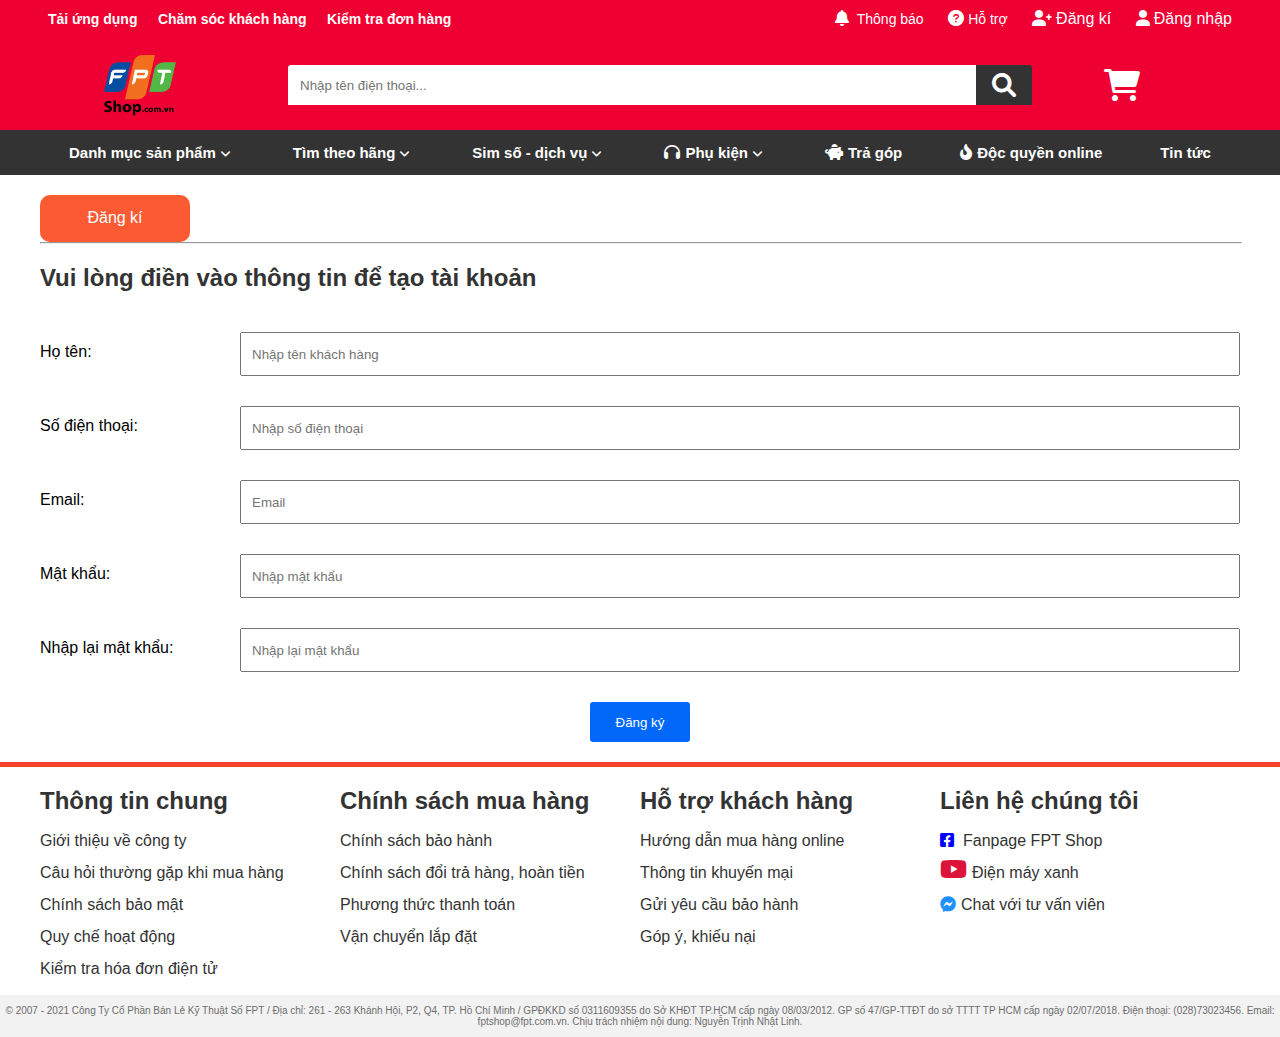
<file: dangki.html>
<!DOCTYPE html>
<html lang="en">
<head>
    <meta charset="UTF-8">
    <meta http-equiv="X-UA-Compatible" content="IE=edge">
    <meta name="viewport" content="width=device-width, initial-scale=1.0">
    <link rel="stylesheet" href="./assets/css/header.css">
    <link rel="stylesheet" href="./assets/css/footer.css">
    <link rel="stylesheet" href="./assets/css/base.css">
    <link rel="stylesheet" href="./assets/css/login.css">
    <link rel="stylesheet" href="./assets/fontawesome-free-6.0.0-web/css/all.min.css">
    <title>Document</title>
</head>
<body>
    <div id="main">
        <!-- Begin header -->
        <header class="header">
            <div class="grid">
                <div class="header_navbar">
                    <ul class="header_navbar-list">
                        <li class="header_navbar-item header_navbar-item-sepera"><a href="#" class="header_navbar-item-link">Tải ứng dụng</a></li>
                        <li class="header_navbar-item header_navbar-item-sepera"><a href="#" class="header_navbar-item-link">
                            Chăm sóc khách hàng</a>
                        </li>
                        <li class="header_navbar-item header_navbar-item-sepera"><a href="#" class="header_navbar-item-link">Kiểm tra đơn hàng</a></li>

                    </ul>
                    <ul class="header_navbar-list">
                        <li class="header_navbar-item hoverbell">
                            <a href="" class="header_navbar-item-link">
                                <i class="header_navbar-item-icons fa-solid fa-bell"></i>
                                Thông báo
                                <div class="bell">
                                    <ul class="bell-list">
                                        <li class="bell-item">
                                            <a href="" class="bell-link">Tin mới</a>
                                        </li>
                                        <li class="bell-item">
                                            <a href="" class="bell-link">Khuyến mĩa</a>
                                        </li>
                                        <li class="bell-item">
                                            <a href="" class="bell-link">Thủ thuật</a>
                                        </li>
                                        <li class="bell-item">
                                            <a href="" class="bell-link">For games</a>
                                        </li>
                                        <li class="bell-item">
                                            <a href="" class="bell-link">Video hot</a>
                                        </li>
                                        <li class="bell-item">
                                            <a href="" class="bell-link">Đánh giá & tư vấn</a>
                                        </li>
                                        <li class="bell-item">
                                            <a href="" class="bell-link">Sự kiện</a>
                                        </li>

                                    </ul>
                                </div>
                            </a>
                        
                        </li>
                        <li class="header_navbar-item"><a href="" class="header_navbar-item-link"><i class="header_navbar-item-icons fa-solid fa-circle-question"></i>Hỗ trợ</a></li>
                        <li class="header_navbar-item ">
                            <a href="./dangki.html" class="header_navbar-item-link js-btn-dk" style="font-weight: 500; font-size: 16px;">
                                <i class="header_navbar-item-icons fa-solid fa-user-plus"></i>Đăng kí
                            </a>
                        </li>
                        <li class="header_navbar-item">
                            <a href="./login.html" class="header_navbar-item-link js-btn-input" style="font-weight: 500; font-size: 16px;">
                                <i class="header_navbar-item-icons fa-solid fa-user"></i>Đăng nhập
                            </a>
                        </li>
                    </ul>
                </div>

                <div class="header_two">
                    <div class="header_two-img">
                        <a href="./index.html"><img src="./assets/img/fpt-shop.png" alt="" class="header_two-img-logo"></a>
                    </div>
                    <div class="header_two-search">
                        <div class="header__two-search-wrap">
                            <input type="text" name="" id="" class="header_two-search-input" placeholder="Nhập tên điện thoại...">
                            <div class="history">
                                <h3 class="history-heading">Lịch sử tìm kiếm</h3>
                                <ul class="history-list">
                                    <li class="history-item">
                                        <a href="">Iphone 13 Pro max</a>
                                    </li>
                                    <li class="history-item">
                                        <a href="">Iphone XS max</a>
                                    </li>
                                    <li class="history-item">
                                        <a href="">Iphone 11 Pro max</a>
                                    </li>
                                    <li class="history-item">
                                        <a href="">Iphone 7 plus</a>
                                    </li>
                                </ul>
                            </div>
                        </div>
                        <button class="header_two-search-btn"><i class="header_two-search-btn-i fa-solid fa-magnifying-glass"></i></button>
                    </div>
                    <div class="header_two-cart">
                        <a href="./giohang.html"><i class="header_two-cart-i fa-solid fa-cart-shopping"></i></a>
                    </div>
                </div>
            </div>
        </header>
        <!-- End header -->

        <!-- Begin header__nav -->
        <section class="header__nav">
            <div class="header-sticky header_three">
                <div class="grid reponmobie">
                    <div class="grid_navbar">
                        <ul class="navbar-list">
                            <li class="navbar-item">
                                <a href="" class="navbar-link">
                                    Danh mục sản phẩm<i class="fa-solid fa-angle-down"></i>
                                </a>
                                <ul class="subnav">
                                    <li class="subnav-item">
                                        <a href="" class="subnav-link">
                                            <i class="fa-solid fa-mobile-button icons-subnav"></i>
                                            Điện thoại<i class="fa-solid fa-chevron-right icons-subnav-right"></i>
                                        </a>
                                        <ul class="subnav-phone-list">
                                            <li class="subnav-phone-item">
                                                <div class="subnav-phone">
                                                    <div class="subnav-phone-brand">
                                                        <h3>Điện thoại theo thương hiệu</h3>
                                                        <ul class="subnav-phone-brand-list">
                                                            <li class="subnav-phone-brand-item">
                                                                <a href="" class="subnav-phone-brand-link">
                                                                    SamSung
                                                                </a>
                                                            </li>
                                                            <li class="subnav-phone-brand-item">
                                                                <a href="" class="subnav-phone-brand-link">
                                                                    Iphone
                                                                </a>
                                                            </li>
                                                            <li class="subnav-phone-brand-item">
                                                                <a href="" class="subnav-phone-brand-link">
                                                                    OPPO
                                                                </a>
                                                            </li>
                                                            <li class="subnav-phone-brand-item">
                                                                <a href="" class="subnav-phone-brand-link">
                                                                    Xiaomi
                                                                </a>
                                                            </li>
                                                            <li class="subnav-phone-brand-item">
                                                                <a href="" class="subnav-phone-brand-link">
                                                                    Nokia
                                                                </a>
                                                            </li>
                                                            <li class="subnav-phone-brand-item">
                                                                <a href="" class="subnav-phone-brand-link">
                                                                    ViVo
                                                                </a>
                                                            </li>
                                                            <li class="subnav-phone-brand-item">
                                                                <a href="" class="subnav-phone-brand-link">
                                                                    Realmi
                                                                </a>
                                                            </li>
                                                        </ul>
                                                    </div>
                                                    <div class="subnav-phone-brand">
                                                        <h3>Điện thoại theo bảng giá</h3>
                                                        <ul class="subnav-phone-brand-list">
                                                            <li class="subnav-phone-brand-item">
                                                                <a href="" class="subnav-phone-brand-link">
                                                                    Dưới 1 triệu
                                                                </a>
                                                            </li>
                                                            <li class="subnav-phone-brand-item">
                                                                <a href="" class="subnav-phone-brand-link">
                                                                    Từ 1 - 3 triệu
                                                                </a>
                                                            </li>
                                                            <li class="subnav-phone-brand-item">
                                                                <a href="" class="subnav-phone-brand-link">
                                                                    Từ 3- 7 triệu
                                                                </a>
                                                            </li>
                                                            <li class="subnav-phone-brand-item">
                                                                <a href="" class="subnav-phone-brand-link">
                                                                    Từ 7 - 10 triệu
                                                                </a>
                                                            </li>
                                                            <li class="subnav-phone-brand-item" style="border: none;">
                                                                <a href="" class="subnav-phone-brand-link">
                                                                    Trên 10 triệu
                                                                </a>
                                                            </li>
                                                            
                                                        </ul>
                                                    </div>
                                                </div>
                                            </li>
                                        </ul>
                                    </li>
                                    <li class="subnav-item">
                                        <a href="" class="subnav-link">
                                            <i class="fa-solid fa-laptop icons-subnav" style="padding-left: 7px;"></i>
                                            Laptop<i class="fa-solid fa-chevron-right icons-subnav-right"></i>
                                        </a>
                                        <ul class="subnav-phone-list">
                                            <li class="subnav-phone-item">
                                                <div class="subnav-phone">
                                                    <div class="subnav-phone-brand">
                                                        <h3>Laptop theo thương hiệu</h3>
                                                        <ul class="subnav-phone-brand-list">
                                                            <li class="subnav-phone-brand-item">
                                                                <a href="" class="subnav-phone-brand-link">
                                                                    Macbook
                                                                </a>
                                                            </li>
                                                            <li class="subnav-phone-brand-item">
                                                                <a href="" class="subnav-phone-brand-link">
                                                                    Dell
                                                                </a>
                                                            </li>
                                                            <li class="subnav-phone-brand-item">
                                                                <a href="" class="subnav-phone-brand-link">
                                                                    Assus
                                                                </a>
                                                            </li>
                                                            <li class="subnav-phone-brand-item">
                                                                <a href="" class="subnav-phone-brand-link">
                                                                    Acer
                                                                </a>
                                                            </li>
                                                            <li class="subnav-phone-brand-item">
                                                                <a href="" class="subnav-phone-brand-link">
                                                                    Masstel
                                                                </a>
                                                            </li>
                                                            <li class="subnav-phone-brand-item">
                                                                <a href="" class="subnav-phone-brand-link">
                                                                    Lenovo
                                                                </a>
                                                            </li>
                                                            <li class="subnav-phone-brand-item">
                                                                <a href="" class="subnav-phone-brand-link">
                                                                    HP
                                                                </a>
                                                            </li>
                                                        </ul>
                                                    </div>
                                                    <div class="subnav-phone-brand">
                                                        <h3>Điện thoại theo bảng giá</h3>
                                                        <ul class="subnav-phone-brand-list">
                                                            <li class="subnav-phone-brand-item">
                                                                <a href="" class="subnav-phone-brand-link">
                                                                    Dưới 10 triệu
                                                                </a>
                                                            </li>
                                                            <li class="subnav-phone-brand-item">
                                                                <a href="" class="subnav-phone-brand-link">
                                                                    Từ 10 - 15 triệu
                                                                </a>
                                                            </li>
                                                            <li class="subnav-phone-brand-item">
                                                                <a href="" class="subnav-phone-brand-link">
                                                                    Từ 15 - 20 triệu
                                                                </a>
                                                            </li>
                                                            
                                                            <li class="subnav-phone-brand-item" style="border: none;">
                                                                <a href="" class="subnav-phone-brand-link">
                                                                    Trên 20 triệu
                                                                </a>
                                                            </li>
                                                            
                                                        </ul>
                                                    </div>
                                                </div>
                                            </li>
                                        </ul>
                                    </li>
                                    <li class="subnav-item">
                                        <a href="" class="subnav-link">
                                            <i class="fa-solid fa-tablet icons-subnav"></i>
                                            Tablet<i class="fa-solid fa-chevron-right icons-subnav-right"></i>
                                        </a>
                                        <ul class="subnav-phone-list">
                                            <li class="subnav-phone-item">
                                                <div class="subnav-phone">
                                                    <div class="subnav-phone-brand">
                                                        <h3>Máy tính bảng theo thương hiệu</h3>
                                                        <ul class="subnav-phone-brand-list">
                                                            <li class="subnav-phone-brand-item">
                                                                <a href="" class="subnav-phone-brand-link">
                                                                    SamSung
                                                                </a>
                                                            </li>
                                                            <li class="subnav-phone-brand-item">
                                                                <a href="" class="subnav-phone-brand-link">
                                                                    iPad
                                                                </a>
                                                            </li>
                                                            <li class="subnav-phone-brand-item">
                                                                <a href="" class="subnav-phone-brand-link">
                                                                    Xiaomi
                                                                </a>
                                                            </li>
                                                            <li class="subnav-phone-brand-item">
                                                                <a href="" class="subnav-phone-brand-link">
                                                                    Nokia
                                                                </a>
                                                            </li>
                                                            <li class="subnav-phone-brand-item">
                                                                <a href="" class="subnav-phone-brand-link">
                                                                    Masstel
                                                                </a>
                                                            </li>
                                                            <li class="subnav-phone-brand-item">
                                                                <a href="" class="subnav-phone-brand-link">
                                                                    Lenovo
                                                                </a>
                                                            </li>
                                                            <li class="subnav-phone-brand-item">
                                                                <a href="" class="subnav-phone-brand-link">
                                                                    Itel
                                                                </a>
                                                            </li>
                                                        </ul>
                                                    </div>
                                                    <div class="subnav-phone-brand">
                                                        <h3>Máy tính bảng theo bảng giá</h3>
                                                        <ul class="subnav-phone-brand-list">
                                                            <li class="subnav-phone-brand-item">
                                                                <a href="" class="subnav-phone-brand-link">
                                                                    Dưới 3 triệu
                                                                </a>
                                                            </li>
                                                            <li class="subnav-phone-brand-item">
                                                                <a href="" class="subnav-phone-brand-link">
                                                                    Từ 3 - 8 triệu
                                                                </a>
                                                            </li>
                                                            <li class="subnav-phone-brand-item">
                                                                <a href="" class="subnav-phone-brand-link">
                                                                    Từ 8 - 12 triệu
                                                                </a>
                                                            </li>
                                                            
                                                            <li class="subnav-phone-brand-item" style="border: none;">
                                                                <a href="" class="subnav-phone-brand-link">
                                                                    Trên 12 triệu
                                                                </a>
                                                            </li>
                                                            
                                                        </ul>
                                                    </div>
                                                </div>
                                            </li>
                                        </ul>
                                    </li>
                                    <li class="subnav-item">
                                        <a href="" class="subnav-link">
                                            <i class="fa-solid fa-clock icons-subnav"></i>
                                            Smart Wtach<i class="fa-solid fa-chevron-right icons-subnav-right"></i>
                                        </a>
                                        <ul class="subnav-phone-list">
                                            <li class="subnav-phone-item">
                                                <div class="subnav-phone">
                                                    <div class="subnav-phone-brand">
                                                        <h3>Đồng hồ thông minh theo thương hiệu</h3>
                                                        <ul class="subnav-phone-brand-list">
                                                            <li class="subnav-phone-brand-item">
                                                                <a href="" class="subnav-phone-brand-link">
                                                                    SamSung
                                                                </a>
                                                            </li>
                                                            <li class="subnav-phone-brand-item">
                                                                <a href="" class="subnav-phone-brand-link">
                                                                    Apple Watch
                                                                </a>
                                                            </li>
                                                            <li class="subnav-phone-brand-item">
                                                                <a href="" class="subnav-phone-brand-link">
                                                                    Oppo
                                                                </a>
                                                            </li>
                                                            <li class="subnav-phone-brand-item">
                                                                <a href="" class="subnav-phone-brand-link">
                                                                    Xiaomi
                                                                </a>
                                                            </li>
                                                            <li class="subnav-phone-brand-item">
                                                                <a href="" class="subnav-phone-brand-link">
                                                                    Viettel
                                                                </a>
                                                            </li>
                                                            <li class="subnav-phone-brand-item">
                                                                <a href="" class="subnav-phone-brand-link">
                                                                    Masstel
                                                                </a>
                                                            </li>
                                        
                                                        </ul>
                                                    </div>
                                                    <div class="subnav-phone-brand">
                                                        <h3>Đồng hồ thông minh theo bảng giá</h3>
                                                        <ul class="subnav-phone-brand-list">
                                                            <li class="subnav-phone-brand-item">
                                                                <a href="" class="subnav-phone-brand-link">
                                                                    Dưới 1 triệu
                                                                </a>
                                                            </li>
                                                            <li class="subnav-phone-brand-item">
                                                                <a href="" class="subnav-phone-brand-link">
                                                                    Từ 1 - 3 triệu
                                                                </a>
                                                            </li>
                                                            <li class="subnav-phone-brand-item">
                                                                <a href="" class="subnav-phone-brand-link">
                                                                    Từ 3 - 7 triệu
                                                                </a>
                                                            </li>
                                                            
                                                            <li class="subnav-phone-brand-item" style="border: none;">
                                                                <a href="" class="subnav-phone-brand-link">
                                                                    Trên 10 triệu
                                                                </a>
                                                            </li>
                                                            
                                                        </ul>
                                                    </div>
                                                </div>
                                            </li>
                                        </ul>
                                    </li>
                                    <li class="subnav-item">
                                        <a href="" class="subnav-link">
                                            <i class="fa-solid fa-bullhorn icons-subnav"></i>
                                            Loa<i class="fa-solid fa-chevron-right icons-subnav-right"></i>
                                        </a>
                                    </li>
                                    <li class="subnav-item">
                                        <a href="" class="subnav-link">
                                            
                                            <i class="fa-solid fa-heart-pulse icons-subnav"></i>
                                            Thiết bị chăm sóc sức khỏe<i class="fa-solid fa-chevron-right icons-subnav-right"></i>
                                        </a>
                                    </li>
                                </ul>
                            </li>
                            <li class="navbar-item">
                                <a href="#" class="navbar-link">
                                    Tìm theo hãng<i class="fa-solid fa-angle-down"></i>
                                </a>
                                <ul class="subnav" >
                                    <li class="subnav-item" style="margin-left: 10px">
                                        <a href="" class="subnav-link">
                                            Chuyên trang Apple
                                        </a>
                                    </li>
                                    <li class="subnav-item" style="margin-left: 10px">
                                        <a href="" class="subnav-link">
                                            Chuyên trang SamSung
                                        </a>
                                    </li>
                                    <li class="subnav-item" style="margin-left: 10px">
                                        <a href="" class="subnav-link">
                                            Chuyên trang Oppo
                                        </a>
                                    </li>
                                    <li class="subnav-item" style="margin-left: 10px">
                                        <a href="" class="subnav-link">
                                            Chuyên trang Vivo
                                        </a>
                                    </li>
                                    <li class="subnav-item" style="margin-left: 10px">
                                        <a href="" class="subnav-link">
                                            Chuyên trang Xiaomi
                                        </a>
                                    </li>
                                </ul>
                            </li>
                            <li class="navbar-item">
                                <a href="#" class="navbar-link">
                                    Sim số - dịch vụ<i class="fa-solid fa-angle-down"></i>
                                </a>
                                <ul class="subnav" style="width: 160%; ">
                                    <li class="subnav-item" style="margin-left: 10px">
                                        <a href="" class="subnav-link">
                                            <i class="fa-solid fa-sim-card"></i>Sim số - thẻ cào 
                                        </a>
                                    </li>
                                    <li class="subnav-item" style="margin-left: 10px">
                                        <a href="" class="subnav-link">
                                            <i class="fa-solid fa-sim-card"></i>Internet - Truyền hình - Camera
                                        </a>
                                    </li>
                                    <li class="subnav-item" style="margin-left: 10px">
                                        <a href="" class="subnav-link">
                                            <i class="fa-solid fa-sim-card"></i>Viettel Money - Ngân hàng số
                                        </a>
                                    </li>
                                    <li class="subnav-item" style="margin-left: 10px">
                                        <a href="" class="subnav-link">
                                            <i class="fa-solid fa-sim-card"></i>Bảo hiểm nhân thọ 
                                        </a>
                                    </li>
                                    <li class="subnav-item" style="margin-left: 10px">
                                        <a href="" class="subnav-link">
                                            <i class="fa-solid fa-sim-card"></i>Vay tiền mặt - MCredit
                                        </a>
                                    </li>
                                    <li class="subnav-item" style="margin-left: 10px">
                                        <a href="" class="subnav-link">
                                            <i class="fa-solid fa-sim-card"></i>Vay tiền mặt - FE Credit
                                        </a>
                                    </li>
                                </ul>
                            </li>
                            <li class="navbar-item">
                                <a href="./phukien.html" class="navbar-link">
                                    <i class="fa-solid fa-headphones icons-frist"></i>Phụ kiện<i class="fa-solid fa-angle-down"></i>
                                </a>
                            </li>
                            <li class="navbar-item">
                                <a href="./tragop.html" class="navbar-link">
                                    <i class="fa-solid fa-piggy-bank icons-frist"></i>Trả góp
                                </a>
                            </li>
                            <li class="navbar-item">
                                <a href="#" class="navbar-link">
                                    <i class="fa-solid fa-fire-flame-curved icons-frist"></i>Độc quyền online
                                </a>
                            </li>
                            <li class="navbar-item">
                                <a href="#" class="navbar-link">
                                    Tin tức
                                </a>
                                
                            </li>
                        </ul>
                    </div>
                </div>
                <div class="icon__nav">
                    <button class="js-nav"> <i class="fa-solid fa-bars"></i></button>
                </div>
            </div>
        </section>
        <!-- End header__nav -->

        <!-- Begin content -->
        <div class="content">
            <div class="grid">
                <div class="home-dangki">
                    <div class="home-dangki-header">
                        <div class="home-dangki-header-title">
                            Đăng kí
                        </div>
                        <hr class="hr">
                    </div>
                    <div class="home-dangki-info">
                        <form action="" id="formdangki">
                            <h2 style="margin-top: 20px;">Vui lòng điền vào thông tin để tạo tài khoản</h2>
                            <div class="home-dangki-info-list">
                                <label for="" class="home-dangki-info-list-left">Họ tên:</label>
                                <input type="text" placeholder="Nhập tên khách hàng" class="home-dangki-info-list-right" id="name" required>
                            </div>
                            <div class="home-dangki-info-list">
                                <label for="" class="home-dangki-info-list-left">Số điện thoại:</label>
                                <input type="text" placeholder="Nhập số điện thoại" class="home-dangki-info-list-right" id="phone" required>
                            </div>
                            <div class="home-dangki-info-list">
                                <label for="" class="home-dangki-info-list-left">Email:</label>
                                <input type="email" placeholder="Email" class="home-dangki-info-list-right" id="email" required>
                            </div>
                            <div class="home-dangki-info-list">
                                <label for="" class="home-dangki-info-list-left">Mật khẩu:</label>
                                <input type="password" placeholder="Nhập mật khẩu" class="home-dangki-info-list-right" id="password" required>
                            </div>
                            <div class="home-dangki-info-list">
                                <label for="" class="home-dangki-info-list-left">Nhập lại mật khẩu:</label>
                                <input type="password" placeholder="Nhập lại mật khẩu" class="home-dangki-info-list-right" id="nhaplaipass" required>
                            </div>
                        </form>
                    </div>
                    <div class="home-dangki-btn">
                        <button class="home-dangki-btn-btns" onclick="dangki()">Đăng ký</button>
                    </div>
                </div>
            </div>
        </div>
        <!-- End content -->

        <!-- Begin footer -->
        <footer class="footer">
            <hr style="background-color: #f6422e; height: 5px; border: none;">
            <div class="grid">
                <div class="grid__row-footer grid__row col-10">
                    <div class="grid__footer">
                        <ul class="grid__footer-list">
                            <h2>Thông tin chung</h2>
                            
                            <li class="grid__footer-list-item"><a href="" class="grid__footer-list-item-link">Giới thiệu về công ty</a></li>
                            <li class="grid__footer-list-item"><a href="" class="grid__footer-list-item-link">Câu hỏi thường gặp khi mua hàng</a></li>
                            <li class="grid__footer-list-item"><a href="" class="grid__footer-list-item-link">Chính sách bảo mật</a></li>
                            <li class="grid__footer-list-item"><a href="" class="grid__footer-list-item-link">Quy chế hoạt động</a></li>
                            <li class="grid__footer-list-item"><a href="" class="grid__footer-list-item-link">Kiểm tra hóa đơn điện tử</a></li>
                        </ul>
                    </div>
                    <div class="grid__footer">
                        <ul class="grid__footer-list">
                            <h2>Chính sách mua hàng</h2>
                            
                            <li class="grid__footer-list-item"><a href="" class="grid__footer-list-item-link">Chính sách bảo hành</a></li>
                            <li class="grid__footer-list-item"><a href="" class="grid__footer-list-item-link">Chính sách đổi trả hàng, hoàn tiền</a></li>
                            <li class="grid__footer-list-item"><a href="" class="grid__footer-list-item-link">Phương thức thanh toán</a></li>
                            <li class="grid__footer-list-item"><a href="" class="grid__footer-list-item-link">Vận chuyển lắp đặt</a></li>
                            
                        </ul>
                    </div>
                    <div class="grid__footer">
                        <ul class="grid__footer-list">
                            <h2>Hỗ trợ khách hàng</h2>
                            
                            <li class="grid__footer-list-item"><a href="" class="grid__footer-list-item-link">Hướng dẫn mua hàng online</a></li>
                            <li class="grid__footer-list-item"><a href="" class="grid__footer-list-item-link">Thông tin khuyến mại</a></li>
                            <li class="grid__footer-list-item"><a href="" class="grid__footer-list-item-link">Gửi yêu cầu bảo hành</a></li>
                            <li class="grid__footer-list-item"><a href="" class="grid__footer-list-item-link">Góp ý, khiếu nại</a></li>
                            
                        </ul>
                    </div>
                    <div class="grid__footer mobile__footer">
                        <ul class="grid__footer-list">
                            <h2>Liên hệ chúng tôi</h2>
                            <li class="grid__footer-list-item">
                                <a href="" class="grid__footer-list-item-link">
                                    <i class="icons-footer fa-brands fa-facebook-square" style="color: blue; margin-right: 9px;"></i>Fanpage FPT Shop
                                </a>
                            </li>
                            <li class="grid__footer-list-item">
                                <a href="" class="grid__footer-list-item-link">
                                    <i class="icons-footer fa-brands fa-youtube" style="color: #DC143C; margin-right: 5px;"></i>Điện máy xanh
                                </a>
                            </li>
                            <li class="grid__footer-list-item">
                                <a href="" class="grid__footer-list-item-link">
                                    <i class="icons-footer fa-brands fa-facebook-messenger" style="color: #1E90FF; margin-right: 5px;"></i>Chat với tư vấn viên
                                </a>
                            </li>
                        </ul>
                    </div>
                </div>
            </div>
            <div class="info-footer">
                © 2007 - 2021 Công Ty Cổ Phần Bán Lẻ Kỹ Thuật Số FPT / Địa chỉ: 261 - 263 Khánh Hội, P2, Q4, TP. Hồ Chí Minh / GPĐKKD số 0311609355 do Sở KHĐT TP.HCM cấp ngày 08/03/2012. GP số 47/GP-TTĐT do sở TTTT TP HCM cấp ngày 02/07/2018. Điện thoại: (028)73023456. Email: fptshop@fpt.com.vn. Chịu trách nhiệm nội dung: Nguyễn Trịnh Nhật Linh.
            </div>
        </footer>
        <!-- End footer -->
    </div>
    <script>
        var list = JSON.parse(localStorage.getItem('dangki')) || [];
        function dangki(){
            var ten = document.getElementById('name').value;
            var sdt = document.getElementById('phone').value;
            var emails = document.getElementById('email').value;
            var mk = document.getElementById('password').value;
            var mk1 = document.getElementById('nhaplaipass').value;
            var number = /^[0-9]+$/;
            
            if(ten== null || ten == ""){
                alert("Vui lòng nhập tên")
                return false;
            }
            else if(!sdt.match(number) || sdt.length >= 11){
                alert("Số điện thoại phải là kiểu số và không được vượt quá 12 kí tự")
                return false;
            }
            else if(emails == null || emails == ""){
                alert("Vui lòng nhập email của mình")
                return false;
            }
            else if(mk == null || mk == ""){
                alert("Mật khẩu không được để trống! Vui lòng nhập lại")
                return false;
            }
            else if(mk1 == null || mk1 == ""){
                alert("Mật khẩu xác nhận không được để trống! Vui lòng nhập lại")
                return false;
            }
            else if(mk1 != mk){
                alert ("Mật khẩu xác nhận không trùng khớp !Vui lòng nhập lại")
                return false;
            }
            else{
                for(var x of list){
                    if (x.email == emails){
                        alert("Email đã tồn tại vui lòng nhập lại")
                        return false;
                    }
                }
            }

            if(list == null) list = [];
            var infokh = {
                'ten': ten,
                'sdt': sdt,
                'email': emails,
                'mk': mk,
                'mk1': mk1,
            }
            list.push(infokh);
            localStorage.setItem('dangki', JSON.stringify(list))
            alert("Đăng ký thành công");
            location.reload()
        }
    </script>
</body>
</html>
</file>
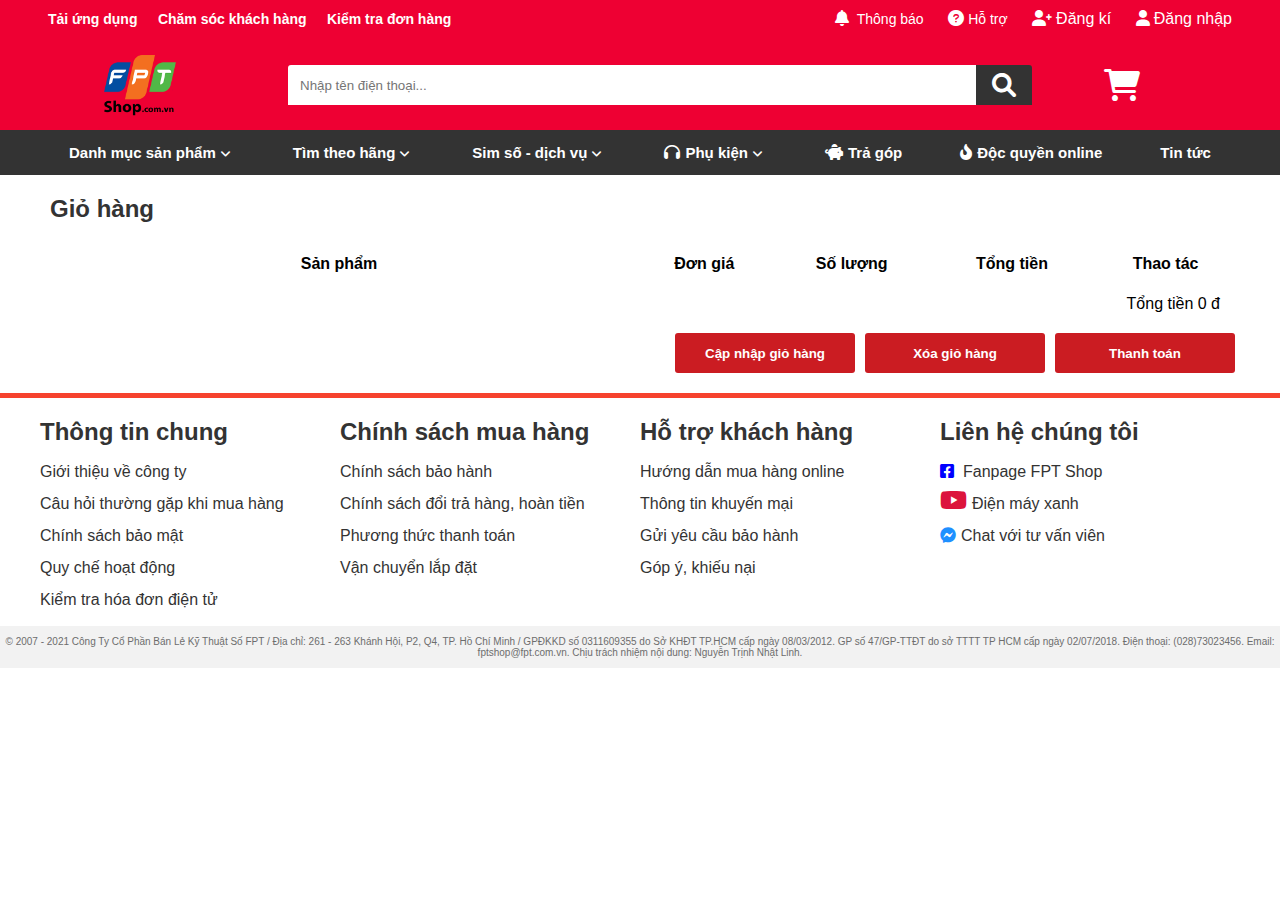
<file: giohang.html>
<!DOCTYPE html>
<html lang="en">
<head>
    <meta charset="UTF-8">
    <meta http-equiv="X-UA-Compatible" content="IE=edge">
    <meta name="viewport" content="width=device-width, initial-scale=1.0">
    <link rel="stylesheet" href="./assets/css/base.css">
    <link rel="stylesheet" href="./assets/css/header.css">
    <link rel="stylesheet" href="./assets/css/footer.css">
    <link rel="stylesheet" href="./assets/css/giohang.css">
    <link rel="stylesheet" href="./assets/fontawesome-free-6.0.0-web/css/all.min.css">
    <title>Document</title>
</head>
<body>
    <div class="main">
        <header class="header">
            <div class="grid">
                <div class="header_navbar">
                    <ul class="header_navbar-list">
                        <li class="header_navbar-item header_navbar-item-sepera"><a href="#" class="header_navbar-item-link">Tải ứng dụng</a></li>
                        <li class="header_navbar-item header_navbar-item-sepera"><a href="#" class="header_navbar-item-link">
                            Chăm sóc khách hàng</a>
                        </li>
                        <li class="header_navbar-item header_navbar-item-sepera"><a href="#" class="header_navbar-item-link">Kiểm tra đơn hàng</a></li>

                    </ul>
                    <ul class="header_navbar-list">
                        <li class="header_navbar-item hoverbell">
                            <a href="" class="header_navbar-item-link">
                                <i class="header_navbar-item-icons fa-solid fa-bell"></i>
                                Thông báo
                                <div class="bell">
                                    <ul class="bell-list">
                                        <li class="bell-item">
                                            <a href="" class="bell-link">Tin mới</a>
                                        </li>
                                        <li class="bell-item">
                                            <a href="" class="bell-link">Khuyến mĩa</a>
                                        </li>
                                        <li class="bell-item">
                                            <a href="" class="bell-link">Thủ thuật</a>
                                        </li>
                                        <li class="bell-item">
                                            <a href="" class="bell-link">For games</a>
                                        </li>
                                        <li class="bell-item">
                                            <a href="" class="bell-link">Video hot</a>
                                        </li>
                                        <li class="bell-item">
                                            <a href="" class="bell-link">Đánh giá & tư vấn</a>
                                        </li>
                                        <li class="bell-item">
                                            <a href="" class="bell-link">Sự kiện</a>
                                        </li>

                                    </ul>
                                </div>
                            </a>
                        
                        </li>
                        <li class="header_navbar-item"><a href="" class="header_navbar-item-link"><i class="header_navbar-item-icons fa-solid fa-circle-question"></i>Hỗ trợ</a></li>
                        <li class="header_navbar-item ">
                            <a href="./dangki.html" class="header_navbar-item-link js-btn-dk" style="font-weight: 500; font-size: 16px;">
                                <i class="header_navbar-item-icons fa-solid fa-user-plus"></i>Đăng kí
                            </a>
                        </li>
                        <li class="header_navbar-item">
                            <a href="./login.html" class="header_navbar-item-link js-btn-input" style="font-weight: 500; font-size: 16px;">
                                <i class="header_navbar-item-icons fa-solid fa-user"></i>Đăng nhập
                            </a>
                        </li>
                    </ul>
                </div>

                <div class="header_two">
                    <div class="header_two-img">
                        <a href="./index.html"><img src="./assets/img/fpt-shop.png" alt="" class="header_two-img-logo"></a>
                    </div>
                    <div class="header_two-search">
                        <div class="header__two-search-wrap">
                            <input type="text" name="" id="" class="header_two-search-input" placeholder="Nhập tên điện thoại...">
                            <div class="history">
                                <h3 class="history-heading">Lịch sử tìm kiếm</h3>
                                <ul class="history-list">
                                    <li class="history-item">
                                        <a href="">Iphone 13 Pro max</a>
                                    </li>
                                    <li class="history-item">
                                        <a href="">Iphone XS max</a>
                                    </li>
                                    <li class="history-item">
                                        <a href="">Iphone 11 Pro max</a>
                                    </li>
                                    <li class="history-item">
                                        <a href="">Iphone 7 plus</a>
                                    </li>
                                </ul>
                            </div>
                        </div>
                        <button class="header_two-search-btn"><i class="header_two-search-btn-i fa-solid fa-magnifying-glass"></i></button>
                    </div>
                    <div class="header_two-cart">
                        <a href="./giohang.html"><i class="header_two-cart-i fa-solid fa-cart-shopping"></i></a>
                    </div>
                </div>
            </div>
        </header>
        <section class="header__nav">
            <div class="header-sticky header_three">
                <div class="grid reponmobie">
                    <div class="grid_navbar">
                        <ul class="navbar-list">
                            <li class="navbar-item">
                                <a href="" class="navbar-link">
                                    Danh mục sản phẩm<i class="fa-solid fa-angle-down"></i>
                                </a>
                                <ul class="subnav">
                                    <li class="subnav-item">
                                        <a href="" class="subnav-link">
                                            <i class="fa-solid fa-mobile-button icons-subnav"></i>
                                            Điện thoại<i class="fa-solid fa-chevron-right icons-subnav-right"></i>
                                        </a>
                                        <ul class="subnav-phone-list">
                                            <li class="subnav-phone-item">
                                                <div class="subnav-phone">
                                                    <div class="subnav-phone-brand">
                                                        <h3>Điện thoại theo thương hiệu</h3>
                                                        <ul class="subnav-phone-brand-list">
                                                            <li class="subnav-phone-brand-item">
                                                                <a href="" class="subnav-phone-brand-link">
                                                                    SamSung
                                                                </a>
                                                            </li>
                                                            <li class="subnav-phone-brand-item">
                                                                <a href="" class="subnav-phone-brand-link">
                                                                    Iphone
                                                                </a>
                                                            </li>
                                                            <li class="subnav-phone-brand-item">
                                                                <a href="" class="subnav-phone-brand-link">
                                                                    OPPO
                                                                </a>
                                                            </li>
                                                            <li class="subnav-phone-brand-item">
                                                                <a href="" class="subnav-phone-brand-link">
                                                                    Xiaomi
                                                                </a>
                                                            </li>
                                                            <li class="subnav-phone-brand-item">
                                                                <a href="" class="subnav-phone-brand-link">
                                                                    Nokia
                                                                </a>
                                                            </li>
                                                            <li class="subnav-phone-brand-item">
                                                                <a href="" class="subnav-phone-brand-link">
                                                                    ViVo
                                                                </a>
                                                            </li>
                                                            <li class="subnav-phone-brand-item">
                                                                <a href="" class="subnav-phone-brand-link">
                                                                    Realmi
                                                                </a>
                                                            </li>
                                                        </ul>
                                                    </div>
                                                    <div class="subnav-phone-brand">
                                                        <h3>Điện thoại theo bảng giá</h3>
                                                        <ul class="subnav-phone-brand-list">
                                                            <li class="subnav-phone-brand-item">
                                                                <a href="" class="subnav-phone-brand-link">
                                                                    Dưới 1 triệu
                                                                </a>
                                                            </li>
                                                            <li class="subnav-phone-brand-item">
                                                                <a href="" class="subnav-phone-brand-link">
                                                                    Từ 1 - 3 triệu
                                                                </a>
                                                            </li>
                                                            <li class="subnav-phone-brand-item">
                                                                <a href="" class="subnav-phone-brand-link">
                                                                    Từ 3- 7 triệu
                                                                </a>
                                                            </li>
                                                            <li class="subnav-phone-brand-item">
                                                                <a href="" class="subnav-phone-brand-link">
                                                                    Từ 7 - 10 triệu
                                                                </a>
                                                            </li>
                                                            <li class="subnav-phone-brand-item" style="border: none;">
                                                                <a href="" class="subnav-phone-brand-link">
                                                                    Trên 10 triệu
                                                                </a>
                                                            </li>
                                                            
                                                        </ul>
                                                    </div>
                                                </div>
                                            </li>
                                        </ul>
                                    </li>
                                    <li class="subnav-item">
                                        <a href="" class="subnav-link">
                                            <i class="fa-solid fa-laptop icons-subnav" style="padding-left: 7px;"></i>
                                            Laptop<i class="fa-solid fa-chevron-right icons-subnav-right"></i>
                                        </a>
                                        <ul class="subnav-phone-list">
                                            <li class="subnav-phone-item">
                                                <div class="subnav-phone">
                                                    <div class="subnav-phone-brand">
                                                        <h3>Laptop theo thương hiệu</h3>
                                                        <ul class="subnav-phone-brand-list">
                                                            <li class="subnav-phone-brand-item">
                                                                <a href="" class="subnav-phone-brand-link">
                                                                    Macbook
                                                                </a>
                                                            </li>
                                                            <li class="subnav-phone-brand-item">
                                                                <a href="" class="subnav-phone-brand-link">
                                                                    Dell
                                                                </a>
                                                            </li>
                                                            <li class="subnav-phone-brand-item">
                                                                <a href="" class="subnav-phone-brand-link">
                                                                    Assus
                                                                </a>
                                                            </li>
                                                            <li class="subnav-phone-brand-item">
                                                                <a href="" class="subnav-phone-brand-link">
                                                                    Acer
                                                                </a>
                                                            </li>
                                                            <li class="subnav-phone-brand-item">
                                                                <a href="" class="subnav-phone-brand-link">
                                                                    Masstel
                                                                </a>
                                                            </li>
                                                            <li class="subnav-phone-brand-item">
                                                                <a href="" class="subnav-phone-brand-link">
                                                                    Lenovo
                                                                </a>
                                                            </li>
                                                            <li class="subnav-phone-brand-item">
                                                                <a href="" class="subnav-phone-brand-link">
                                                                    HP
                                                                </a>
                                                            </li>
                                                        </ul>
                                                    </div>
                                                    <div class="subnav-phone-brand">
                                                        <h3>Điện thoại theo bảng giá</h3>
                                                        <ul class="subnav-phone-brand-list">
                                                            <li class="subnav-phone-brand-item">
                                                                <a href="" class="subnav-phone-brand-link">
                                                                    Dưới 10 triệu
                                                                </a>
                                                            </li>
                                                            <li class="subnav-phone-brand-item">
                                                                <a href="" class="subnav-phone-brand-link">
                                                                    Từ 10 - 15 triệu
                                                                </a>
                                                            </li>
                                                            <li class="subnav-phone-brand-item">
                                                                <a href="" class="subnav-phone-brand-link">
                                                                    Từ 15 - 20 triệu
                                                                </a>
                                                            </li>
                                                            
                                                            <li class="subnav-phone-brand-item" style="border: none;">
                                                                <a href="" class="subnav-phone-brand-link">
                                                                    Trên 20 triệu
                                                                </a>
                                                            </li>
                                                            
                                                        </ul>
                                                    </div>
                                                </div>
                                            </li>
                                        </ul>
                                    </li>
                                    <li class="subnav-item">
                                        <a href="" class="subnav-link">
                                            <i class="fa-solid fa-tablet icons-subnav"></i>
                                            Tablet<i class="fa-solid fa-chevron-right icons-subnav-right"></i>
                                        </a>
                                        <ul class="subnav-phone-list">
                                            <li class="subnav-phone-item">
                                                <div class="subnav-phone">
                                                    <div class="subnav-phone-brand">
                                                        <h3>Máy tính bảng theo thương hiệu</h3>
                                                        <ul class="subnav-phone-brand-list">
                                                            <li class="subnav-phone-brand-item">
                                                                <a href="" class="subnav-phone-brand-link">
                                                                    SamSung
                                                                </a>
                                                            </li>
                                                            <li class="subnav-phone-brand-item">
                                                                <a href="" class="subnav-phone-brand-link">
                                                                    iPad
                                                                </a>
                                                            </li>
                                                            <li class="subnav-phone-brand-item">
                                                                <a href="" class="subnav-phone-brand-link">
                                                                    Xiaomi
                                                                </a>
                                                            </li>
                                                            <li class="subnav-phone-brand-item">
                                                                <a href="" class="subnav-phone-brand-link">
                                                                    Nokia
                                                                </a>
                                                            </li>
                                                            <li class="subnav-phone-brand-item">
                                                                <a href="" class="subnav-phone-brand-link">
                                                                    Masstel
                                                                </a>
                                                            </li>
                                                            <li class="subnav-phone-brand-item">
                                                                <a href="" class="subnav-phone-brand-link">
                                                                    Lenovo
                                                                </a>
                                                            </li>
                                                            <li class="subnav-phone-brand-item">
                                                                <a href="" class="subnav-phone-brand-link">
                                                                    Itel
                                                                </a>
                                                            </li>
                                                        </ul>
                                                    </div>
                                                    <div class="subnav-phone-brand">
                                                        <h3>Máy tính bảng theo bảng giá</h3>
                                                        <ul class="subnav-phone-brand-list">
                                                            <li class="subnav-phone-brand-item">
                                                                <a href="" class="subnav-phone-brand-link">
                                                                    Dưới 3 triệu
                                                                </a>
                                                            </li>
                                                            <li class="subnav-phone-brand-item">
                                                                <a href="" class="subnav-phone-brand-link">
                                                                    Từ 3 - 8 triệu
                                                                </a>
                                                            </li>
                                                            <li class="subnav-phone-brand-item">
                                                                <a href="" class="subnav-phone-brand-link">
                                                                    Từ 8 - 12 triệu
                                                                </a>
                                                            </li>
                                                            
                                                            <li class="subnav-phone-brand-item" style="border: none;">
                                                                <a href="" class="subnav-phone-brand-link">
                                                                    Trên 12 triệu
                                                                </a>
                                                            </li>
                                                            
                                                        </ul>
                                                    </div>
                                                </div>
                                            </li>
                                        </ul>
                                    </li>
                                    <li class="subnav-item">
                                        <a href="" class="subnav-link">
                                            <i class="fa-solid fa-clock icons-subnav"></i>
                                            Smart Wtach<i class="fa-solid fa-chevron-right icons-subnav-right"></i>
                                        </a>
                                        <ul class="subnav-phone-list">
                                            <li class="subnav-phone-item">
                                                <div class="subnav-phone">
                                                    <div class="subnav-phone-brand">
                                                        <h3>Đồng hồ thông minh theo thương hiệu</h3>
                                                        <ul class="subnav-phone-brand-list">
                                                            <li class="subnav-phone-brand-item">
                                                                <a href="" class="subnav-phone-brand-link">
                                                                    SamSung
                                                                </a>
                                                            </li>
                                                            <li class="subnav-phone-brand-item">
                                                                <a href="" class="subnav-phone-brand-link">
                                                                    Apple Watch
                                                                </a>
                                                            </li>
                                                            <li class="subnav-phone-brand-item">
                                                                <a href="" class="subnav-phone-brand-link">
                                                                    Oppo
                                                                </a>
                                                            </li>
                                                            <li class="subnav-phone-brand-item">
                                                                <a href="" class="subnav-phone-brand-link">
                                                                    Xiaomi
                                                                </a>
                                                            </li>
                                                            <li class="subnav-phone-brand-item">
                                                                <a href="" class="subnav-phone-brand-link">
                                                                    Viettel
                                                                </a>
                                                            </li>
                                                            <li class="subnav-phone-brand-item">
                                                                <a href="" class="subnav-phone-brand-link">
                                                                    Masstel
                                                                </a>
                                                            </li>
                                        
                                                        </ul>
                                                    </div>
                                                    <div class="subnav-phone-brand">
                                                        <h3>Đồng hồ thông minh theo bảng giá</h3>
                                                        <ul class="subnav-phone-brand-list">
                                                            <li class="subnav-phone-brand-item">
                                                                <a href="" class="subnav-phone-brand-link">
                                                                    Dưới 1 triệu
                                                                </a>
                                                            </li>
                                                            <li class="subnav-phone-brand-item">
                                                                <a href="" class="subnav-phone-brand-link">
                                                                    Từ 1 - 3 triệu
                                                                </a>
                                                            </li>
                                                            <li class="subnav-phone-brand-item">
                                                                <a href="" class="subnav-phone-brand-link">
                                                                    Từ 3 - 7 triệu
                                                                </a>
                                                            </li>
                                                            
                                                            <li class="subnav-phone-brand-item" style="border: none;">
                                                                <a href="" class="subnav-phone-brand-link">
                                                                    Trên 10 triệu
                                                                </a>
                                                            </li>
                                                            
                                                        </ul>
                                                    </div>
                                                </div>
                                            </li>
                                        </ul>
                                    </li>
                                    <li class="subnav-item">
                                        <a href="" class="subnav-link">
                                            <i class="fa-solid fa-bullhorn icons-subnav"></i>
                                            Loa<i class="fa-solid fa-chevron-right icons-subnav-right"></i>
                                        </a>
                                    </li>
                                    <li class="subnav-item">
                                        <a href="" class="subnav-link">
                                            
                                            <i class="fa-solid fa-heart-pulse icons-subnav"></i>
                                            Thiết bị chăm sóc sức khỏe<i class="fa-solid fa-chevron-right icons-subnav-right"></i>
                                        </a>
                                    </li>
                                </ul>
                            </li>
                            <li class="navbar-item">
                                <a href="#" class="navbar-link">
                                    Tìm theo hãng<i class="fa-solid fa-angle-down"></i>
                                </a>
                                <ul class="subnav" >
                                    <li class="subnav-item" style="margin-left: 10px">
                                        <a href="" class="subnav-link">
                                            Chuyên trang Apple
                                        </a>
                                    </li>
                                    <li class="subnav-item" style="margin-left: 10px">
                                        <a href="" class="subnav-link">
                                            Chuyên trang SamSung
                                        </a>
                                    </li>
                                    <li class="subnav-item" style="margin-left: 10px">
                                        <a href="" class="subnav-link">
                                            Chuyên trang Oppo
                                        </a>
                                    </li>
                                    <li class="subnav-item" style="margin-left: 10px">
                                        <a href="" class="subnav-link">
                                            Chuyên trang Vivo
                                        </a>
                                    </li>
                                    <li class="subnav-item" style="margin-left: 10px">
                                        <a href="" class="subnav-link">
                                            Chuyên trang Xiaomi
                                        </a>
                                    </li>
                                </ul>
                            </li>
                            <li class="navbar-item">
                                <a href="#" class="navbar-link">
                                    Sim số - dịch vụ<i class="fa-solid fa-angle-down"></i>
                                </a>
                                <ul class="subnav" style="width: 160%; ">
                                    <li class="subnav-item" style="margin-left: 10px">
                                        <a href="" class="subnav-link">
                                            <i class="fa-solid fa-sim-card"></i>Sim số - thẻ cào 
                                        </a>
                                    </li>
                                    <li class="subnav-item" style="margin-left: 10px">
                                        <a href="" class="subnav-link">
                                            <i class="fa-solid fa-sim-card"></i>Internet - Truyền hình - Camera
                                        </a>
                                    </li>
                                    <li class="subnav-item" style="margin-left: 10px">
                                        <a href="" class="subnav-link">
                                            <i class="fa-solid fa-sim-card"></i>Viettel Money - Ngân hàng số
                                        </a>
                                    </li>
                                    <li class="subnav-item" style="margin-left: 10px">
                                        <a href="" class="subnav-link">
                                            <i class="fa-solid fa-sim-card"></i>Bảo hiểm nhân thọ 
                                        </a>
                                    </li>
                                    <li class="subnav-item" style="margin-left: 10px">
                                        <a href="" class="subnav-link">
                                            <i class="fa-solid fa-sim-card"></i>Vay tiền mặt - MCredit
                                        </a>
                                    </li>
                                    <li class="subnav-item" style="margin-left: 10px">
                                        <a href="" class="subnav-link">
                                            <i class="fa-solid fa-sim-card"></i>Vay tiền mặt - FE Credit
                                        </a>
                                    </li>
                                </ul>
                            </li>
                            <li class="navbar-item">
                                <a href="./phukien.html" class="navbar-link">
                                    <i class="fa-solid fa-headphones icons-frist"></i>Phụ kiện<i class="fa-solid fa-angle-down"></i>
                                </a>
                            </li>
                            <li class="navbar-item">
                                <a href="./tragop.html" class="navbar-link">
                                    <i class="fa-solid fa-piggy-bank icons-frist"></i>Trả góp
                                </a>
                            </li>
                            <li class="navbar-item">
                                <a href="#" class="navbar-link">
                                    <i class="fa-solid fa-fire-flame-curved icons-frist"></i>Độc quyền online
                                </a>
                            </li>
                            <li class="navbar-item">
                                <a href="#" class="navbar-link">
                                    Tin tức
                                </a>
                                
                            </li>
                        </ul>
                    </div>
                </div>
                <div class="icon__nav">
                    <button class="js-nav"> <i class="fa-solid fa-bars"></i></button>
                </div>
            </div>
        </section>
        <section class="content"> 
            <div class="grid">
                <div class="title">
                    <h2>Giỏ hàng</h2>
                </div>
                <div class="grid__row">
                    <div class="infocart">
                        <table class="table" style="width: 100%">
                            <thead>
                                <tr class="table-title">
                                    <th style="width: 50%">Sản phẩm</th>
                                    <th>Đơn giá</th>
                                    <th>Số lượng</th>
                                    <th>Tổng tiền</th>
                                    <th>Thao tác</th>
                                </tr>
                            </thead>
                            <tbody id="mycart">
                                <!-- <tr>
                                    <td>
                                        
                                        <img src="./assets/img/ipse.jpg" alt="" >
                                        <span class="spn-title">Iphone SE 2020 256GB</span>
                                    </td>
                                    <td><span class="spn-price" style="margin: 30%">15.990.000đ</span></td>
                                    <td class="flex">
                                        <button class="up">-</button>
                                        <input type="text" class="inputtext" value="">
                                        <button class="down">+</button>
                                    </td>
                                    <td><button style="margin: 40%">Xóa</button></td>
                                </tr> -->
                                
                                <!-- <tr>
                                    <td>2</td>
                                    <td><img style="width: 50px; height: 50px;" src="image/product-03.png"> </td>
                                    <td>Classico 01</td>
                                    <td>5000000</td>
                                    <td >
                                        <button>-</button>
                                        <input type="text" style="width: 30px;" >
                                        <button>+</button>
                                    </td>
                                    <td>5000000</td>
                                </tr> -->
                            </tbody>
                        </table>
                        <div class="tongtien">
                            <span>Tổng tiền <span id="tongtien">0</span> đ</span>
                        </div>
                    </div> 
                </div>
                
                <div class="listbutton">
                    <button class="btn-cart hoverbeffo" onclick="updateCart()">Cập nhập giỏ hàng</button>
                    <button class="btn-cart hoverbeffo" onclick="XoaCart()">Xóa giỏ hàng</button>
                    <button class="btn-cart js-thanhtoan hoverbeffo">Thanh toán</button>
                </div>
            </div>
        </section>
        <footer class="footer">
            <hr style="background-color: #f6422e; height: 5px; border: none;">
            <div class="grid">
                <div class="grid__row-footer grid__row col-10">
                    <div class="grid__footer">
                        <ul class="grid__footer-list">
                            <h2>Thông tin chung</h2>
                            
                            <li class="grid__footer-list-item"><a href="" class="grid__footer-list-item-link">Giới thiệu về công ty</a></li>
                            <li class="grid__footer-list-item"><a href="" class="grid__footer-list-item-link">Câu hỏi thường gặp khi mua hàng</a></li>
                            <li class="grid__footer-list-item"><a href="" class="grid__footer-list-item-link">Chính sách bảo mật</a></li>
                            <li class="grid__footer-list-item"><a href="" class="grid__footer-list-item-link">Quy chế hoạt động</a></li>
                            <li class="grid__footer-list-item"><a href="" class="grid__footer-list-item-link">Kiểm tra hóa đơn điện tử</a></li>
                        </ul>
                    </div>
                    <div class="grid__footer">
                        <ul class="grid__footer-list">
                            <h2>Chính sách mua hàng</h2>
                            
                            <li class="grid__footer-list-item"><a href="" class="grid__footer-list-item-link">Chính sách bảo hành</a></li>
                            <li class="grid__footer-list-item"><a href="" class="grid__footer-list-item-link">Chính sách đổi trả hàng, hoàn tiền</a></li>
                            <li class="grid__footer-list-item"><a href="" class="grid__footer-list-item-link">Phương thức thanh toán</a></li>
                            <li class="grid__footer-list-item"><a href="" class="grid__footer-list-item-link">Vận chuyển lắp đặt</a></li>
                            
                        </ul>
                    </div>
                    <div class="grid__footer">
                        <ul class="grid__footer-list">
                            <h2>Hỗ trợ khách hàng</h2>
                            
                            <li class="grid__footer-list-item"><a href="" class="grid__footer-list-item-link">Hướng dẫn mua hàng online</a></li>
                            <li class="grid__footer-list-item"><a href="" class="grid__footer-list-item-link">Thông tin khuyến mại</a></li>
                            <li class="grid__footer-list-item"><a href="" class="grid__footer-list-item-link">Gửi yêu cầu bảo hành</a></li>
                            <li class="grid__footer-list-item"><a href="" class="grid__footer-list-item-link">Góp ý, khiếu nại</a></li>
                            
                        </ul>
                    </div>
                    <div class="grid__footer mobile__footer">
                        <ul class="grid__footer-list">
                            <h2>Liên hệ chúng tôi</h2>
                            <li class="grid__footer-list-item">
                                <a href="" class="grid__footer-list-item-link">
                                    <i class="icons-footer fa-brands fa-facebook-square" style="color: blue; margin-right: 9px;"></i>Fanpage FPT Shop
                                </a>
                            </li>
                            <li class="grid__footer-list-item">
                                <a href="" class="grid__footer-list-item-link">
                                    <i class="icons-footer fa-brands fa-youtube" style="color: #DC143C; margin-right: 5px;"></i>Điện máy xanh
                                </a>
                            </li>
                            <li class="grid__footer-list-item">
                                <a href="" class="grid__footer-list-item-link">
                                    <i class="icons-footer fa-brands fa-facebook-messenger" style="color: #1E90FF; margin-right: 5px;"></i>Chat với tư vấn viên
                                </a>
                            </li>
                        </ul>
                    </div>
                </div>
            </div>
            <div class="info-footer">
                © 2007 - 2021 Công Ty Cổ Phần Bán Lẻ Kỹ Thuật Số FPT / Địa chỉ: 261 - 263 Khánh Hội, P2, Q4, TP. Hồ Chí Minh / GPĐKKD số 0311609355 do Sở KHĐT TP.HCM cấp ngày 08/03/2012. GP số 47/GP-TTĐT do sở TTTT TP HCM cấp ngày 02/07/2018. Điện thoại: (028)73023456. Email: fptshop@fpt.com.vn. Chịu trách nhiệm nội dung: Nguyễn Trịnh Nhật Linh.
            </div>
        </footer>
        <section class="modal-cart js-modal-cart">
            <div class="modal__order">
               <div class="info-product">
                    <img src="./assets/img/iphone-se-item1.jpg" alt="">
                    <div class="info-product-name">
                        <h4>Điện thoại IPhone SE </h4>
                        <ul class="info-product-list">
                            <li class="info-product-item">Tặng gói iCloud 50GB miễn phí 3 tháng</li>
                            <li class="info-product-item">Cơ hội trúng Jackpot đến 2 tỷ</li>
                            <li class="info-product-item">Bảo hành 2 năm chính hãng</li>
                            <li class="info-product-item">Thu cũ đổi mới 15%</li>
                        </ul>
                    </div>
                    <span>15.900.000đ</span>  
               </div>
               <div class="info-user">
                   <h3>Thông tin khách hàng</h3>
                   <div class="info-user-radio">
                       <input type="radio" value="Anh" id="Anh" name="info" class="radio">
                       <label for="Anh" class="label">Anh</label>
                       <input type="radio" value="Chị" id="Chị" name="info" class="radio">
                       <label for="Chị" class="label">Chị</label>
                   </div>
                   <div class="info-user-text">
                       <input type="text" placeholder="Họ và tên" required id="hoten">
                       <input type="text" placeholder="Số điện thoại" required id="dienthoai">
                   </div>
                   <h3>Chọn cách thức nhận hàng</h3>
                   <div class="info-user-radio">
                       <input type="radio" name="adrees" class="radio">
                       <label for="" class="label">Giao hàng tận nơi</label>
                       <input type="radio" name="adrees" class="radio">
                       <label for="" class="label">Nhận hàng tại siêu thị</label>
                   </div>
                   <div class="info-user-address">
                       <p>Chọn địa chỉ để biết thời gian nhận hàng và phí vận chuyển (nếu có)</p>
                       <form action="">
                           <select name="" id="tinh">
                                <option value="choose">Chọn tỉnh</option>
                                <option value="Hồ Chí Minh">Hồ Chí Minh</option>
                                <option value="Hà Nội">Hà Nội</option>
                                <option value="Đà Nẵng">Đà Nẵng</option>
                                <option value="Hưng Yên">Hưng Yên</option>
                           </select>
                           <select name="" id="quan">
                                <option value="choose">Chọn quận / huyện</option>
                                <option value="Kim Động">Kim Động</option>
                                <option value="Mỹ Hào">Mỹ Hào</option>
                                <option value="Khoái Châu">Khoái Châu</option>
                           </select>
                           <select name="" id="huyen">
                               <option value="choose">Chọn phường / Xã</option>
                               <option value="Nhân Hòa">Nhân Hòa</option>
                               <option value="Lương Bằng">Lương Bằng</option>
                           </select>
                           <input type="text" placeholder="Số nhà, tên đường" class="address" id="address">
                       </form>
                   </div>
               </div>
                <div class="order">
                    <button class="btn-order" onclick = "DatHang()">Đặt hàng</button>
                </div>
            </div>
        </section>
    </div>
    <script src="./assets/js/cart.js"></script>
</body>
</html>
</file>
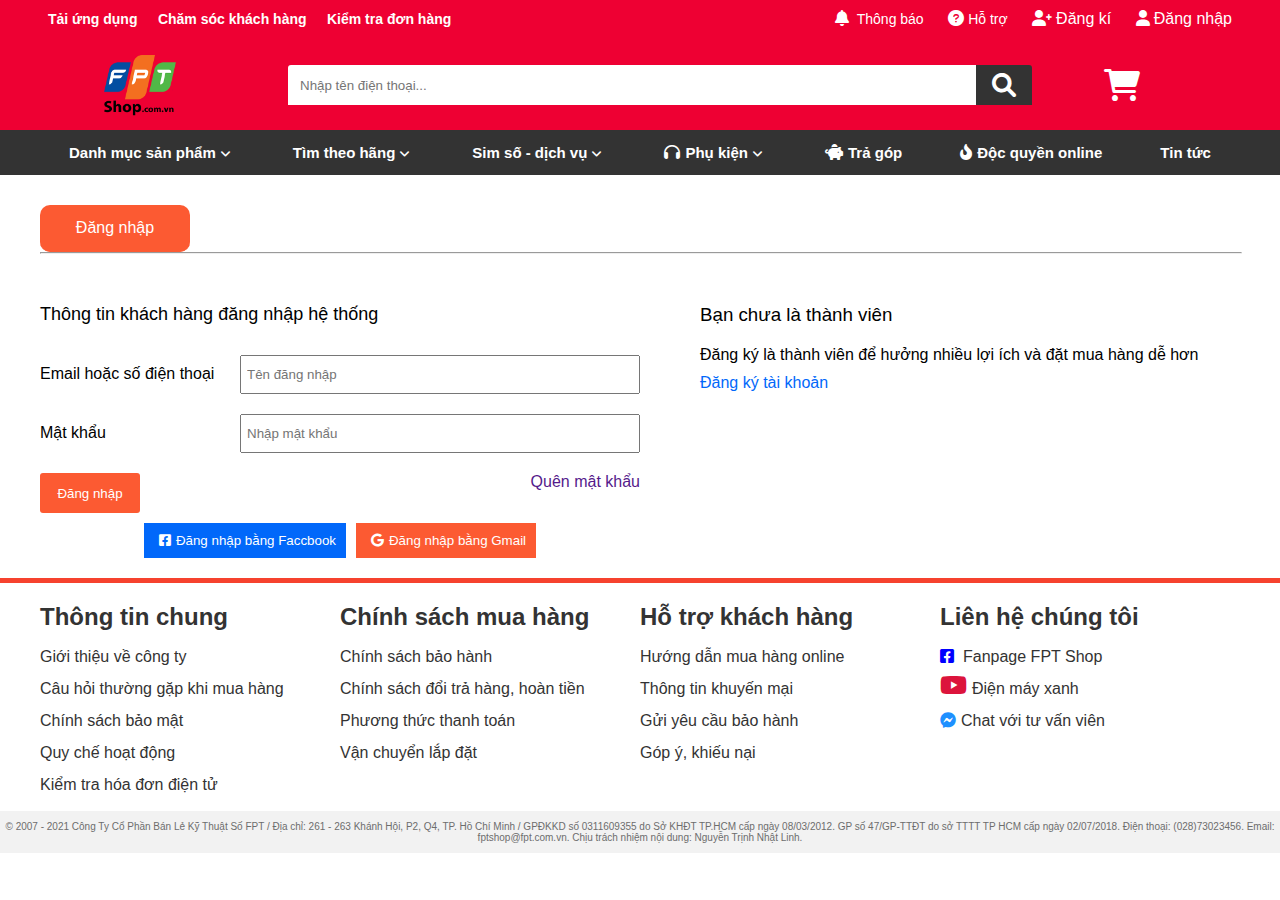
<file: login.html>
<!DOCTYPE html>
<html lang="en">
<head>
    <meta charset="UTF-8">
    <meta http-equiv="X-UA-Compatible" content="IE=edge">
    <meta name="viewport" content="width=device-width, initial-scale=1.0">
    <link rel="stylesheet" href="./assets/css/header.css">
    <link rel="stylesheet" href="./assets/css/footer.css">
    <link rel="stylesheet" href="./assets/css/login.css">
    <link rel="stylesheet" href="./assets/css/base.css">
    <link rel="stylesheet" href="./assets/fontawesome-free-6.0.0-web/css/all.min.css">
    <script src="https://code.jquery.com/jquery-3.6.0.min.js"></script>
    <title>Document</title>
</head>
<body>
    <div id="main">
        <!-- Begin header -->
        <header class="header">
            <div class="grid">
                <div class="header_navbar">
                    <ul class="header_navbar-list">
                        <li class="header_navbar-item header_navbar-item-sepera"><a href="#" class="header_navbar-item-link">Tải ứng dụng</a></li>
                        <li class="header_navbar-item header_navbar-item-sepera"><a href="#" class="header_navbar-item-link">
                            Chăm sóc khách hàng</a>
                        </li>
                        <li class="header_navbar-item header_navbar-item-sepera"><a href="#" class="header_navbar-item-link">Kiểm tra đơn hàng</a></li>

                    </ul>
                    <ul class="header_navbar-list">
                        <li class="header_navbar-item hoverbell">
                            <a href="" class="header_navbar-item-link">
                                <i class="header_navbar-item-icons fa-solid fa-bell"></i>
                                Thông báo
                                <div class="bell">
                                    <ul class="bell-list">
                                        <li class="bell-item">
                                            <a href="" class="bell-link">Tin mới</a>
                                        </li>
                                        <li class="bell-item">
                                            <a href="" class="bell-link">Khuyến mĩa</a>
                                        </li>
                                        <li class="bell-item">
                                            <a href="" class="bell-link">Thủ thuật</a>
                                        </li>
                                        <li class="bell-item">
                                            <a href="" class="bell-link">For games</a>
                                        </li>
                                        <li class="bell-item">
                                            <a href="" class="bell-link">Video hot</a>
                                        </li>
                                        <li class="bell-item">
                                            <a href="" class="bell-link">Đánh giá & tư vấn</a>
                                        </li>
                                        <li class="bell-item">
                                            <a href="" class="bell-link">Sự kiện</a>
                                        </li>

                                    </ul>
                                </div>
                            </a>
                        
                        </li>
                        <li class="header_navbar-item"><a href="" class="header_navbar-item-link"><i class="header_navbar-item-icons fa-solid fa-circle-question"></i>Hỗ trợ</a></li>
                        <li class="header_navbar-item ">
                            <a href="./dangki.html" class="header_navbar-item-link js-btn-dk" style="font-weight: 500; font-size: 16px;">
                                <i class="header_navbar-item-icons fa-solid fa-user-plus"></i>Đăng kí
                            </a>
                        </li>
                        <li class="header_navbar-item">
                            <a href="./login.html" class="header_navbar-item-link js-btn-input" style="font-weight: 500; font-size: 16px;">
                                <i class="header_navbar-item-icons fa-solid fa-user"></i>Đăng nhập
                            </a>
                        </li>
                    </ul>
                </div>

                <div class="header_two">
                    <div class="header_two-img">
                        <a href="./index.html"><img src="./assets/img/fpt-shop.png" alt="" class="header_two-img-logo"></a>
                    </div>
                    <div class="header_two-search">
                        <div class="header__two-search-wrap">
                            <input type="text" name="" id="" class="header_two-search-input" placeholder="Nhập tên điện thoại...">
                            <div class="history">
                                <h3 class="history-heading">Lịch sử tìm kiếm</h3>
                                <ul class="history-list">
                                    <li class="history-item">
                                        <a href="">Iphone 13 Pro max</a>
                                    </li>
                                    <li class="history-item">
                                        <a href="">Iphone XS max</a>
                                    </li>
                                    <li class="history-item">
                                        <a href="">Iphone 11 Pro max</a>
                                    </li>
                                    <li class="history-item">
                                        <a href="">Iphone 7 plus</a>
                                    </li>
                                </ul>
                            </div>
                        </div>
                        <button class="header_two-search-btn"><i class="header_two-search-btn-i fa-solid fa-magnifying-glass"></i></button>
                    </div>
                    <div class="header_two-cart">
                        <a href="./giohang.html"><i class="header_two-cart-i fa-solid fa-cart-shopping"></i></a>
                    </div>
                </div>
            </div>
        </header>
        <!-- End header -->

        <!-- Begin header__nav -->
        <section class="header__nav">
            <div class="header-sticky header_three">
                <div class="grid reponmobie">
                    <div class="grid_navbar">
                        <ul class="navbar-list">
                            <li class="navbar-item">
                                <a href="" class="navbar-link">
                                    Danh mục sản phẩm<i class="fa-solid fa-angle-down"></i>
                                </a>
                                <ul class="subnav">
                                    <li class="subnav-item">
                                        <a href="" class="subnav-link">
                                            <i class="fa-solid fa-mobile-button icons-subnav"></i>
                                            Điện thoại<i class="fa-solid fa-chevron-right icons-subnav-right"></i>
                                        </a>
                                        <ul class="subnav-phone-list">
                                            <li class="subnav-phone-item">
                                                <div class="subnav-phone">
                                                    <div class="subnav-phone-brand">
                                                        <h3>Điện thoại theo thương hiệu</h3>
                                                        <ul class="subnav-phone-brand-list">
                                                            <li class="subnav-phone-brand-item">
                                                                <a href="" class="subnav-phone-brand-link">
                                                                    SamSung
                                                                </a>
                                                            </li>
                                                            <li class="subnav-phone-brand-item">
                                                                <a href="" class="subnav-phone-brand-link">
                                                                    Iphone
                                                                </a>
                                                            </li>
                                                            <li class="subnav-phone-brand-item">
                                                                <a href="" class="subnav-phone-brand-link">
                                                                    OPPO
                                                                </a>
                                                            </li>
                                                            <li class="subnav-phone-brand-item">
                                                                <a href="" class="subnav-phone-brand-link">
                                                                    Xiaomi
                                                                </a>
                                                            </li>
                                                            <li class="subnav-phone-brand-item">
                                                                <a href="" class="subnav-phone-brand-link">
                                                                    Nokia
                                                                </a>
                                                            </li>
                                                            <li class="subnav-phone-brand-item">
                                                                <a href="" class="subnav-phone-brand-link">
                                                                    ViVo
                                                                </a>
                                                            </li>
                                                            <li class="subnav-phone-brand-item">
                                                                <a href="" class="subnav-phone-brand-link">
                                                                    Realmi
                                                                </a>
                                                            </li>
                                                        </ul>
                                                    </div>
                                                    <div class="subnav-phone-brand">
                                                        <h3>Điện thoại theo bảng giá</h3>
                                                        <ul class="subnav-phone-brand-list">
                                                            <li class="subnav-phone-brand-item">
                                                                <a href="" class="subnav-phone-brand-link">
                                                                    Dưới 1 triệu
                                                                </a>
                                                            </li>
                                                            <li class="subnav-phone-brand-item">
                                                                <a href="" class="subnav-phone-brand-link">
                                                                    Từ 1 - 3 triệu
                                                                </a>
                                                            </li>
                                                            <li class="subnav-phone-brand-item">
                                                                <a href="" class="subnav-phone-brand-link">
                                                                    Từ 3- 7 triệu
                                                                </a>
                                                            </li>
                                                            <li class="subnav-phone-brand-item">
                                                                <a href="" class="subnav-phone-brand-link">
                                                                    Từ 7 - 10 triệu
                                                                </a>
                                                            </li>
                                                            <li class="subnav-phone-brand-item" style="border: none;">
                                                                <a href="" class="subnav-phone-brand-link">
                                                                    Trên 10 triệu
                                                                </a>
                                                            </li>
                                                            
                                                        </ul>
                                                    </div>
                                                </div>
                                            </li>
                                        </ul>
                                    </li>
                                    <li class="subnav-item">
                                        <a href="" class="subnav-link">
                                            <i class="fa-solid fa-laptop icons-subnav" style="padding-left: 7px;"></i>
                                            Laptop<i class="fa-solid fa-chevron-right icons-subnav-right"></i>
                                        </a>
                                        <ul class="subnav-phone-list">
                                            <li class="subnav-phone-item">
                                                <div class="subnav-phone">
                                                    <div class="subnav-phone-brand">
                                                        <h3>Laptop theo thương hiệu</h3>
                                                        <ul class="subnav-phone-brand-list">
                                                            <li class="subnav-phone-brand-item">
                                                                <a href="" class="subnav-phone-brand-link">
                                                                    Macbook
                                                                </a>
                                                            </li>
                                                            <li class="subnav-phone-brand-item">
                                                                <a href="" class="subnav-phone-brand-link">
                                                                    Dell
                                                                </a>
                                                            </li>
                                                            <li class="subnav-phone-brand-item">
                                                                <a href="" class="subnav-phone-brand-link">
                                                                    Assus
                                                                </a>
                                                            </li>
                                                            <li class="subnav-phone-brand-item">
                                                                <a href="" class="subnav-phone-brand-link">
                                                                    Acer
                                                                </a>
                                                            </li>
                                                            <li class="subnav-phone-brand-item">
                                                                <a href="" class="subnav-phone-brand-link">
                                                                    Masstel
                                                                </a>
                                                            </li>
                                                            <li class="subnav-phone-brand-item">
                                                                <a href="" class="subnav-phone-brand-link">
                                                                    Lenovo
                                                                </a>
                                                            </li>
                                                            <li class="subnav-phone-brand-item">
                                                                <a href="" class="subnav-phone-brand-link">
                                                                    HP
                                                                </a>
                                                            </li>
                                                        </ul>
                                                    </div>
                                                    <div class="subnav-phone-brand">
                                                        <h3>Điện thoại theo bảng giá</h3>
                                                        <ul class="subnav-phone-brand-list">
                                                            <li class="subnav-phone-brand-item">
                                                                <a href="" class="subnav-phone-brand-link">
                                                                    Dưới 10 triệu
                                                                </a>
                                                            </li>
                                                            <li class="subnav-phone-brand-item">
                                                                <a href="" class="subnav-phone-brand-link">
                                                                    Từ 10 - 15 triệu
                                                                </a>
                                                            </li>
                                                            <li class="subnav-phone-brand-item">
                                                                <a href="" class="subnav-phone-brand-link">
                                                                    Từ 15 - 20 triệu
                                                                </a>
                                                            </li>
                                                            
                                                            <li class="subnav-phone-brand-item" style="border: none;">
                                                                <a href="" class="subnav-phone-brand-link">
                                                                    Trên 20 triệu
                                                                </a>
                                                            </li>
                                                            
                                                        </ul>
                                                    </div>
                                                </div>
                                            </li>
                                        </ul>
                                    </li>
                                    <li class="subnav-item">
                                        <a href="" class="subnav-link">
                                            <i class="fa-solid fa-tablet icons-subnav"></i>
                                            Tablet<i class="fa-solid fa-chevron-right icons-subnav-right"></i>
                                        </a>
                                        <ul class="subnav-phone-list">
                                            <li class="subnav-phone-item">
                                                <div class="subnav-phone">
                                                    <div class="subnav-phone-brand">
                                                        <h3>Máy tính bảng theo thương hiệu</h3>
                                                        <ul class="subnav-phone-brand-list">
                                                            <li class="subnav-phone-brand-item">
                                                                <a href="" class="subnav-phone-brand-link">
                                                                    SamSung
                                                                </a>
                                                            </li>
                                                            <li class="subnav-phone-brand-item">
                                                                <a href="" class="subnav-phone-brand-link">
                                                                    iPad
                                                                </a>
                                                            </li>
                                                            <li class="subnav-phone-brand-item">
                                                                <a href="" class="subnav-phone-brand-link">
                                                                    Xiaomi
                                                                </a>
                                                            </li>
                                                            <li class="subnav-phone-brand-item">
                                                                <a href="" class="subnav-phone-brand-link">
                                                                    Nokia
                                                                </a>
                                                            </li>
                                                            <li class="subnav-phone-brand-item">
                                                                <a href="" class="subnav-phone-brand-link">
                                                                    Masstel
                                                                </a>
                                                            </li>
                                                            <li class="subnav-phone-brand-item">
                                                                <a href="" class="subnav-phone-brand-link">
                                                                    Lenovo
                                                                </a>
                                                            </li>
                                                            <li class="subnav-phone-brand-item">
                                                                <a href="" class="subnav-phone-brand-link">
                                                                    Itel
                                                                </a>
                                                            </li>
                                                        </ul>
                                                    </div>
                                                    <div class="subnav-phone-brand">
                                                        <h3>Máy tính bảng theo bảng giá</h3>
                                                        <ul class="subnav-phone-brand-list">
                                                            <li class="subnav-phone-brand-item">
                                                                <a href="" class="subnav-phone-brand-link">
                                                                    Dưới 3 triệu
                                                                </a>
                                                            </li>
                                                            <li class="subnav-phone-brand-item">
                                                                <a href="" class="subnav-phone-brand-link">
                                                                    Từ 3 - 8 triệu
                                                                </a>
                                                            </li>
                                                            <li class="subnav-phone-brand-item">
                                                                <a href="" class="subnav-phone-brand-link">
                                                                    Từ 8 - 12 triệu
                                                                </a>
                                                            </li>
                                                            
                                                            <li class="subnav-phone-brand-item" style="border: none;">
                                                                <a href="" class="subnav-phone-brand-link">
                                                                    Trên 12 triệu
                                                                </a>
                                                            </li>
                                                            
                                                        </ul>
                                                    </div>
                                                </div>
                                            </li>
                                        </ul>
                                    </li>
                                    <li class="subnav-item">
                                        <a href="" class="subnav-link">
                                            <i class="fa-solid fa-clock icons-subnav"></i>
                                            Smart Wtach<i class="fa-solid fa-chevron-right icons-subnav-right"></i>
                                        </a>
                                        <ul class="subnav-phone-list">
                                            <li class="subnav-phone-item">
                                                <div class="subnav-phone">
                                                    <div class="subnav-phone-brand">
                                                        <h3>Đồng hồ thông minh theo thương hiệu</h3>
                                                        <ul class="subnav-phone-brand-list">
                                                            <li class="subnav-phone-brand-item">
                                                                <a href="" class="subnav-phone-brand-link">
                                                                    SamSung
                                                                </a>
                                                            </li>
                                                            <li class="subnav-phone-brand-item">
                                                                <a href="" class="subnav-phone-brand-link">
                                                                    Apple Watch
                                                                </a>
                                                            </li>
                                                            <li class="subnav-phone-brand-item">
                                                                <a href="" class="subnav-phone-brand-link">
                                                                    Oppo
                                                                </a>
                                                            </li>
                                                            <li class="subnav-phone-brand-item">
                                                                <a href="" class="subnav-phone-brand-link">
                                                                    Xiaomi
                                                                </a>
                                                            </li>
                                                            <li class="subnav-phone-brand-item">
                                                                <a href="" class="subnav-phone-brand-link">
                                                                    Viettel
                                                                </a>
                                                            </li>
                                                            <li class="subnav-phone-brand-item">
                                                                <a href="" class="subnav-phone-brand-link">
                                                                    Masstel
                                                                </a>
                                                            </li>
                                        
                                                        </ul>
                                                    </div>
                                                    <div class="subnav-phone-brand">
                                                        <h3>Đồng hồ thông minh theo bảng giá</h3>
                                                        <ul class="subnav-phone-brand-list">
                                                            <li class="subnav-phone-brand-item">
                                                                <a href="" class="subnav-phone-brand-link">
                                                                    Dưới 1 triệu
                                                                </a>
                                                            </li>
                                                            <li class="subnav-phone-brand-item">
                                                                <a href="" class="subnav-phone-brand-link">
                                                                    Từ 1 - 3 triệu
                                                                </a>
                                                            </li>
                                                            <li class="subnav-phone-brand-item">
                                                                <a href="" class="subnav-phone-brand-link">
                                                                    Từ 3 - 7 triệu
                                                                </a>
                                                            </li>
                                                            
                                                            <li class="subnav-phone-brand-item" style="border: none;">
                                                                <a href="" class="subnav-phone-brand-link">
                                                                    Trên 10 triệu
                                                                </a>
                                                            </li>
                                                            
                                                        </ul>
                                                    </div>
                                                </div>
                                            </li>
                                        </ul>
                                    </li>
                                    <li class="subnav-item">
                                        <a href="" class="subnav-link">
                                            <i class="fa-solid fa-bullhorn icons-subnav"></i>
                                            Loa<i class="fa-solid fa-chevron-right icons-subnav-right"></i>
                                        </a>
                                    </li>
                                    <li class="subnav-item">
                                        <a href="" class="subnav-link">
                                            
                                            <i class="fa-solid fa-heart-pulse icons-subnav"></i>
                                            Thiết bị chăm sóc sức khỏe<i class="fa-solid fa-chevron-right icons-subnav-right"></i>
                                        </a>
                                    </li>
                                </ul>
                            </li>
                            <li class="navbar-item">
                                <a href="#" class="navbar-link">
                                    Tìm theo hãng<i class="fa-solid fa-angle-down"></i>
                                </a>
                                <ul class="subnav" >
                                    <li class="subnav-item" style="margin-left: 10px">
                                        <a href="" class="subnav-link">
                                            Chuyên trang Apple
                                        </a>
                                    </li>
                                    <li class="subnav-item" style="margin-left: 10px">
                                        <a href="" class="subnav-link">
                                            Chuyên trang SamSung
                                        </a>
                                    </li>
                                    <li class="subnav-item" style="margin-left: 10px">
                                        <a href="" class="subnav-link">
                                            Chuyên trang Oppo
                                        </a>
                                    </li>
                                    <li class="subnav-item" style="margin-left: 10px">
                                        <a href="" class="subnav-link">
                                            Chuyên trang Vivo
                                        </a>
                                    </li>
                                    <li class="subnav-item" style="margin-left: 10px">
                                        <a href="" class="subnav-link">
                                            Chuyên trang Xiaomi
                                        </a>
                                    </li>
                                </ul>
                            </li>
                            <li class="navbar-item">
                                <a href="#" class="navbar-link">
                                    Sim số - dịch vụ<i class="fa-solid fa-angle-down"></i>
                                </a>
                                <ul class="subnav" style="width: 160%; ">
                                    <li class="subnav-item" style="margin-left: 10px">
                                        <a href="" class="subnav-link">
                                            <i class="fa-solid fa-sim-card"></i>Sim số - thẻ cào 
                                        </a>
                                    </li>
                                    <li class="subnav-item" style="margin-left: 10px">
                                        <a href="" class="subnav-link">
                                            <i class="fa-solid fa-sim-card"></i>Internet - Truyền hình - Camera
                                        </a>
                                    </li>
                                    <li class="subnav-item" style="margin-left: 10px">
                                        <a href="" class="subnav-link">
                                            <i class="fa-solid fa-sim-card"></i>Viettel Money - Ngân hàng số
                                        </a>
                                    </li>
                                    <li class="subnav-item" style="margin-left: 10px">
                                        <a href="" class="subnav-link">
                                            <i class="fa-solid fa-sim-card"></i>Bảo hiểm nhân thọ 
                                        </a>
                                    </li>
                                    <li class="subnav-item" style="margin-left: 10px">
                                        <a href="" class="subnav-link">
                                            <i class="fa-solid fa-sim-card"></i>Vay tiền mặt - MCredit
                                        </a>
                                    </li>
                                    <li class="subnav-item" style="margin-left: 10px">
                                        <a href="" class="subnav-link">
                                            <i class="fa-solid fa-sim-card"></i>Vay tiền mặt - FE Credit
                                        </a>
                                    </li>
                                </ul>
                            </li>
                            <li class="navbar-item">
                                <a href="./phukien.html" class="navbar-link">
                                    <i class="fa-solid fa-headphones icons-frist"></i>Phụ kiện<i class="fa-solid fa-angle-down"></i>
                                </a>
                            </li>
                            <li class="navbar-item">
                                <a href="./tragop.html" class="navbar-link">
                                    <i class="fa-solid fa-piggy-bank icons-frist"></i>Trả góp
                                </a>
                            </li>
                            <li class="navbar-item">
                                <a href="#" class="navbar-link">
                                    <i class="fa-solid fa-fire-flame-curved icons-frist"></i>Độc quyền online
                                </a>
                            </li>
                            <li class="navbar-item">
                                <a href="#" class="navbar-link">
                                    Tin tức
                                </a>
                                
                            </li>
                        </ul>
                    </div>
                </div>
                <div class="icon__nav">
                    <button class="js-nav"> <i class="fa-solid fa-bars"></i></button>
                </div>
            </div>
        </section>
        <!-- End header__nav -->

        <!-- Begin content -->
        <div class="content">
            <div class="grid">
                <div class="home__login">
                    <div class="home__login-header">
                        <div class="home__login-header-title">
                            Đăng nhập
                            
                        </div>
                        <hr class="hr">
                    </div>
                    <div class="home__login-content">
                        <div class="home__login-content-info">
                            <form action="" id="login">
                                <div class="home__login-content-info-name">
                                    <h3>Thông tin khách hàng đăng nhập hệ thống</h3>
                                </div>
                                <div class="home__login-content-info-kh">
                                    <div class="home__login-content-info-kh-account">
                                        <label for="" class="home__login-content-info-kh-account-label">Email hoặc số điện thoại</label>
                                        <input type="text" placeholder="Tên đăng nhập" class="home__login-content-info-kh-account-input" id="user">
                                    </div>
                                    <div class="home__login-content-info-kh-account">
                                        <label for="" class="home__login-content-info-kh-account-label">Mật khẩu</label>
                                        <input type="password" placeholder="Nhập mật khẩu" class="home__login-content-info-kh-account-input" id="pass">
                                    </div>
                                    <div class="home__login-content-info-kh-input">
                                        <button class="home__login-content-info-kh-input-btn">Đăng nhập</button>
                                        <a href="" class="home__login-content-info-kh-input-misspass">Quên mật khẩu</a>
                                    </div>
                                    <div class="home__login-content-info-kh-fbgm">
                                        <button  class="home__login-content-info-kh-fb"><i class="icons fa-brands fa-facebook-square"></i>Đăng nhập bằng Faccbook</button>
                                        <button  class="home__login-content-info-kh-gm"><i class="icons fa-brands fa-google"></i>Đăng nhập bằng Gmail</button>
                                    </div>
                                </div>
                            </form>
                        </div>
                        <div class="home__login-content-text">
                            <div class="home__login-content-text-name">
                                <h3 class="home__login-content-text-name-h3">Bạn chưa là thành viên</h3>
                                <p>Đăng ký là thành viên để hưởng nhiều lợi ích và đặt mua hàng dễ hơn</p>
                                <a href="./dangki.html">Đăng ký tài khoản</a>
                            </div>
                        </div>
                    </div>
                </div>
            </div>
        </div>
        <!-- End content -->

        <!-- Begin footer -->
        <footer class="footer">
            <hr style="background-color: #f6422e; height: 5px; border: none;">
            <div class="grid">
                <div class="grid__row-footer grid__row col-10">
                    <div class="grid__footer">
                        <ul class="grid__footer-list">
                            <h2>Thông tin chung</h2>
                            
                            <li class="grid__footer-list-item"><a href="" class="grid__footer-list-item-link">Giới thiệu về công ty</a></li>
                            <li class="grid__footer-list-item"><a href="" class="grid__footer-list-item-link">Câu hỏi thường gặp khi mua hàng</a></li>
                            <li class="grid__footer-list-item"><a href="" class="grid__footer-list-item-link">Chính sách bảo mật</a></li>
                            <li class="grid__footer-list-item"><a href="" class="grid__footer-list-item-link">Quy chế hoạt động</a></li>
                            <li class="grid__footer-list-item"><a href="" class="grid__footer-list-item-link">Kiểm tra hóa đơn điện tử</a></li>
                        </ul>
                    </div>
                    <div class="grid__footer">
                        <ul class="grid__footer-list">
                            <h2>Chính sách mua hàng</h2>
                            
                            <li class="grid__footer-list-item"><a href="" class="grid__footer-list-item-link">Chính sách bảo hành</a></li>
                            <li class="grid__footer-list-item"><a href="" class="grid__footer-list-item-link">Chính sách đổi trả hàng, hoàn tiền</a></li>
                            <li class="grid__footer-list-item"><a href="" class="grid__footer-list-item-link">Phương thức thanh toán</a></li>
                            <li class="grid__footer-list-item"><a href="" class="grid__footer-list-item-link">Vận chuyển lắp đặt</a></li>
                            
                        </ul>
                    </div>
                    <div class="grid__footer">
                        <ul class="grid__footer-list">
                            <h2>Hỗ trợ khách hàng</h2>
                            
                            <li class="grid__footer-list-item"><a href="" class="grid__footer-list-item-link">Hướng dẫn mua hàng online</a></li>
                            <li class="grid__footer-list-item"><a href="" class="grid__footer-list-item-link">Thông tin khuyến mại</a></li>
                            <li class="grid__footer-list-item"><a href="" class="grid__footer-list-item-link">Gửi yêu cầu bảo hành</a></li>
                            <li class="grid__footer-list-item"><a href="" class="grid__footer-list-item-link">Góp ý, khiếu nại</a></li>
                            
                        </ul>
                    </div>
                    <div class="grid__footer mobile__footer">
                        <ul class="grid__footer-list">
                            <h2>Liên hệ chúng tôi</h2>
                            <li class="grid__footer-list-item">
                                <a href="" class="grid__footer-list-item-link">
                                    <i class="icons-footer fa-brands fa-facebook-square" style="color: blue; margin-right: 9px;"></i>Fanpage FPT Shop
                                </a>
                            </li>
                            <li class="grid__footer-list-item">
                                <a href="" class="grid__footer-list-item-link">
                                    <i class="icons-footer fa-brands fa-youtube" style="color: #DC143C; margin-right: 5px;"></i>Điện máy xanh
                                </a>
                            </li>
                            <li class="grid__footer-list-item">
                                <a href="" class="grid__footer-list-item-link">
                                    <i class="icons-footer fa-brands fa-facebook-messenger" style="color: #1E90FF; margin-right: 5px;"></i>Chat với tư vấn viên
                                </a>
                            </li>
                        </ul>
                    </div>
                </div>
            </div>
            <div class="info-footer">
                © 2007 - 2021 Công Ty Cổ Phần Bán Lẻ Kỹ Thuật Số FPT / Địa chỉ: 261 - 263 Khánh Hội, P2, Q4, TP. Hồ Chí Minh / GPĐKKD số 0311609355 do Sở KHĐT TP.HCM cấp ngày 08/03/2012. GP số 47/GP-TTĐT do sở TTTT TP HCM cấp ngày 02/07/2018. Điện thoại: (028)73023456. Email: fptshop@fpt.com.vn. Chịu trách nhiệm nội dung: Nguyễn Trịnh Nhật Linh.
            </div>
        </footer>
        <!-- End footer -->
    </div>
    <script>
        var list = JSON.parse(localStorage.getItem('dangki')) || [];
        $('#login').submit(function(e){
            var user = document.getElementById('user').value;
            var pass = document.getElementById('pass').value;
            for(var x of list){
                if((x.email == user && x.mk == pass)){
                    var users = {
                        user: x.user,
                        pass: x.pass,
                    }
                    localStorage.setItem('dangnhap' , JSON.stringify(users))
                    window.location.href = '/index.html';
                    break;
                }
                else if (user != x.email && pass != x.mk) {
                    alert("Tên đăng nhập hoặc mật khẩu không đúng");
                    break;
                }
            }
            e.preventDefault();
        })
    </script>
</body>
</html>
</file>
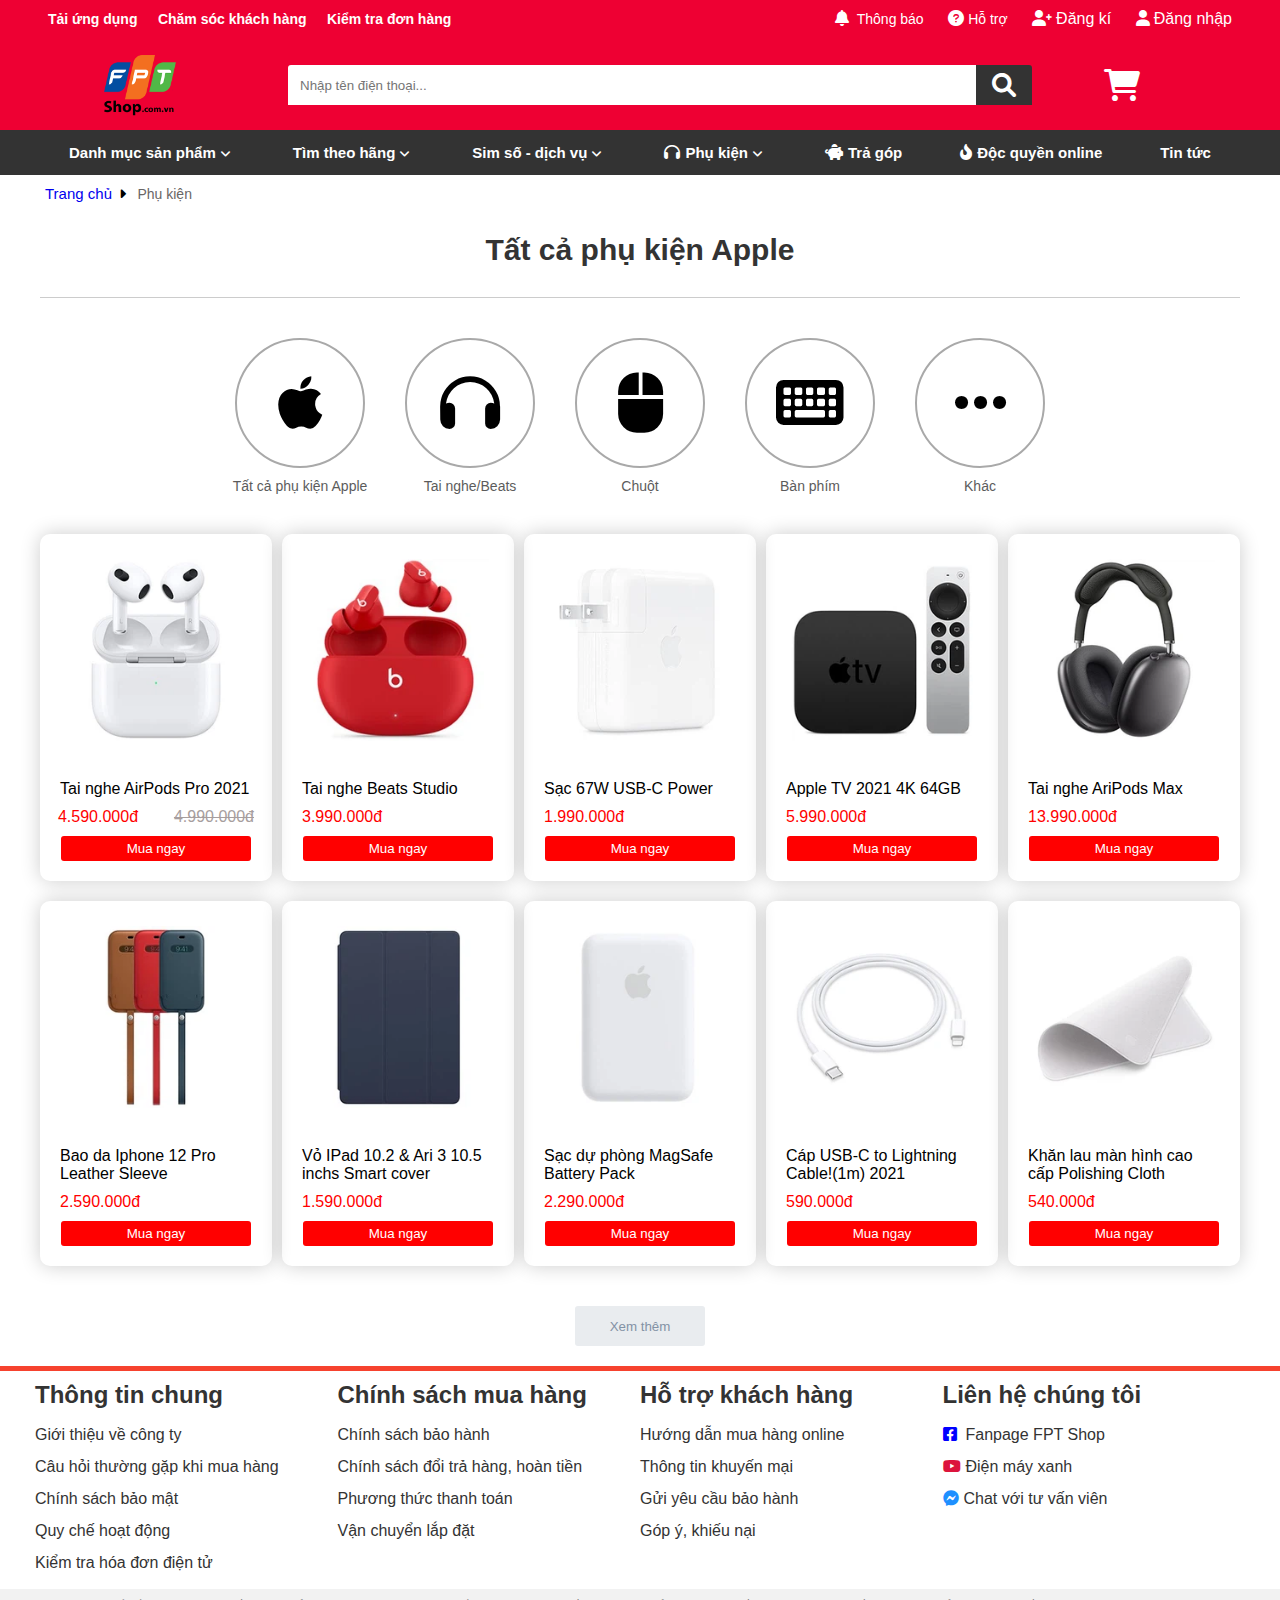
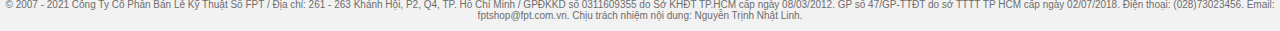
<file: phukien.html>
<!DOCTYPE html>
<html lang="en">
<head>
    <meta charset="UTF-8">
    <meta http-equiv="X-UA-Compatible" content="IE=edge">
    <meta name="viewport" content="width=device-width, initial-scale=1.0">
    <!-- <link rel="stylesheet" href="./assets/css/base.css"> -->
    <link rel="stylesheet" href="./assets/css/header.css">
    <link rel="stylesheet" href="./assets/css/footer.css">
    <link rel="stylesheet" href="./assets/css/phukien.css">
    <link rel="stylesheet" href="./assets/css/grid.css">
    <link rel="stylesheet" href="./assets/fontawesome-free-6.0.0-web/css/all.min.css">
    <title>Document</title>
</head>
<body>
    <div id="main">
        <!-- Begin header -->
        <header class="header">
            <div class="grid wide">
                <div class="header_navbar">
                    <ul class="header_navbar-list">
                        <li class="header_navbar-item header_navbar-item-sepera"><a href="#" class="header_navbar-item-link">Tải ứng dụng</a></li>
                        <li class="header_navbar-item header_navbar-item-sepera"><a href="#" class="header_navbar-item-link">
                            Chăm sóc khách hàng</a>
                        </li>
                        <li class="header_navbar-item header_navbar-item-sepera"><a href="#" class="header_navbar-item-link">Kiểm tra đơn hàng</a></li>

                    </ul>
                    <ul class="header_navbar-list">
                        <li class="header_navbar-item hoverbell">
                            <a href="" class="header_navbar-item-link">
                                <i class="header_navbar-item-icons fa-solid fa-bell"></i>
                                Thông báo
                                <div class="bell">
                                    <ul class="bell-list">
                                        <li class="bell-item">
                                            <a href="" class="bell-link">Tin mới</a>
                                        </li>
                                        <li class="bell-item">
                                            <a href="" class="bell-link">Khuyến mĩa</a>
                                        </li>
                                        <li class="bell-item">
                                            <a href="" class="bell-link">Thủ thuật</a>
                                        </li>
                                        <li class="bell-item">
                                            <a href="" class="bell-link">For games</a>
                                        </li>
                                        <li class="bell-item">
                                            <a href="" class="bell-link">Video hot</a>
                                        </li>
                                        <li class="bell-item">
                                            <a href="" class="bell-link">Đánh giá & tư vấn</a>
                                        </li>
                                        <li class="bell-item">
                                            <a href="" class="bell-link">Sự kiện</a>
                                        </li>

                                    </ul>
                                </div>
                            </a>
                        
                        </li>
                        <li class="header_navbar-item"><a href="" class="header_navbar-item-link"><i class="header_navbar-item-icons fa-solid fa-circle-question"></i>Hỗ trợ</a></li>
                        <li class="header_navbar-item ">
                            <a href="./dangki.html" class="header_navbar-item-link js-btn-dk" style="font-weight: 500; font-size: 16px;">
                                <i class="header_navbar-item-icons fa-solid fa-user-plus"></i>Đăng kí
                            </a>
                        </li>
                        <li class="header_navbar-item">
                            <a href="./login.html" class="header_navbar-item-link js-btn-input" style="font-weight: 500; font-size: 16px;">
                                <i class="header_navbar-item-icons fa-solid fa-user"></i>Đăng nhập
                            </a>
                        </li>
                    </ul>
                </div>

                <div class="header_two">
                    <div class="header_two-img">
                        <a href="./index.html"><img src="./assets/img/fpt-shop.png" alt="" class="header_two-img-logo"></a>
                    </div>
                    <div class="header_two-search">
                        <div class="header__two-search-wrap">
                            <input type="text" name="" id="" class="header_two-search-input" placeholder="Nhập tên điện thoại...">
                            <div class="history">
                                <h3 class="history-heading">Lịch sử tìm kiếm</h3>
                                <ul class="history-list">
                                    <li class="history-item">
                                        <a href="">Iphone 13 Pro max</a>
                                    </li>
                                    <li class="history-item">
                                        <a href="">Iphone XS max</a>
                                    </li>
                                    <li class="history-item">
                                        <a href="">Iphone 11 Pro max</a>
                                    </li>
                                    <li class="history-item">
                                        <a href="">Iphone 7 plus</a>
                                    </li>
                                </ul>
                            </div>
                        </div>
                        <button class="header_two-search-btn"><i class="header_two-search-btn-i fa-solid fa-magnifying-glass"></i></button>
                    </div>
                    <div class="header_two-cart">
                        <a href="./giohang.html"><i class="header_two-cart-i fa-solid fa-cart-shopping"></i></a>
                    </div>
                </div>
            </div>
        </header>
        <!-- End header -->
        
        <!-- Begin header__nav -->
        <section class="header__nav">
            <div class="header-sticky header_three">
                <div class="grid wide reponmobie">
                    <div class="grid_navbar">
                        <ul class="navbar-list">
                            <li class="navbar-item">
                                <a href="" class="navbar-link">
                                    Danh mục sản phẩm<i class="fa-solid fa-angle-down"></i>
                                </a>
                                <ul class="subnav">
                                    <li class="subnav-item">
                                        <a href="" class="subnav-link">
                                            <i class="fa-solid fa-mobile-button icons-subnav"></i>
                                            Điện thoại<i class="fa-solid fa-chevron-right icons-subnav-right"></i>
                                        </a>
                                        <ul class="subnav-phone-list">
                                            <li class="subnav-phone-item">
                                                <div class="subnav-phone">
                                                    <div class="subnav-phone-brand">
                                                        <h3>Điện thoại theo thương hiệu</h3>
                                                        <ul class="subnav-phone-brand-list">
                                                            <li class="subnav-phone-brand-item">
                                                                <a href="" class="subnav-phone-brand-link">
                                                                    SamSung
                                                                </a>
                                                            </li>
                                                            <li class="subnav-phone-brand-item">
                                                                <a href="" class="subnav-phone-brand-link">
                                                                    Iphone
                                                                </a>
                                                            </li>
                                                            <li class="subnav-phone-brand-item">
                                                                <a href="" class="subnav-phone-brand-link">
                                                                    OPPO
                                                                </a>
                                                            </li>
                                                            <li class="subnav-phone-brand-item">
                                                                <a href="" class="subnav-phone-brand-link">
                                                                    Xiaomi
                                                                </a>
                                                            </li>
                                                            <li class="subnav-phone-brand-item">
                                                                <a href="" class="subnav-phone-brand-link">
                                                                    Nokia
                                                                </a>
                                                            </li>
                                                            <li class="subnav-phone-brand-item">
                                                                <a href="" class="subnav-phone-brand-link">
                                                                    ViVo
                                                                </a>
                                                            </li>
                                                            <li class="subnav-phone-brand-item">
                                                                <a href="" class="subnav-phone-brand-link">
                                                                    Realmi
                                                                </a>
                                                            </li>
                                                        </ul>
                                                    </div>
                                                    <div class="subnav-phone-brand">
                                                        <h3>Điện thoại theo bảng giá</h3>
                                                        <ul class="subnav-phone-brand-list">
                                                            <li class="subnav-phone-brand-item">
                                                                <a href="" class="subnav-phone-brand-link">
                                                                    Dưới 1 triệu
                                                                </a>
                                                            </li>
                                                            <li class="subnav-phone-brand-item">
                                                                <a href="" class="subnav-phone-brand-link">
                                                                    Từ 1 - 3 triệu
                                                                </a>
                                                            </li>
                                                            <li class="subnav-phone-brand-item">
                                                                <a href="" class="subnav-phone-brand-link">
                                                                    Từ 3- 7 triệu
                                                                </a>
                                                            </li>
                                                            <li class="subnav-phone-brand-item">
                                                                <a href="" class="subnav-phone-brand-link">
                                                                    Từ 7 - 10 triệu
                                                                </a>
                                                            </li>
                                                            <li class="subnav-phone-brand-item" style="border: none;">
                                                                <a href="" class="subnav-phone-brand-link">
                                                                    Trên 10 triệu
                                                                </a>
                                                            </li>
                                                            
                                                        </ul>
                                                    </div>
                                                </div>
                                            </li>
                                        </ul>
                                    </li>
                                    <li class="subnav-item">
                                        <a href="" class="subnav-link">
                                            <i class="fa-solid fa-laptop icons-subnav" style="padding-left: 7px;"></i>
                                            Laptop<i class="fa-solid fa-chevron-right icons-subnav-right"></i>
                                        </a>
                                        <ul class="subnav-phone-list">
                                            <li class="subnav-phone-item">
                                                <div class="subnav-phone">
                                                    <div class="subnav-phone-brand">
                                                        <h3>Laptop theo thương hiệu</h3>
                                                        <ul class="subnav-phone-brand-list">
                                                            <li class="subnav-phone-brand-item">
                                                                <a href="" class="subnav-phone-brand-link">
                                                                    Macbook
                                                                </a>
                                                            </li>
                                                            <li class="subnav-phone-brand-item">
                                                                <a href="" class="subnav-phone-brand-link">
                                                                    Dell
                                                                </a>
                                                            </li>
                                                            <li class="subnav-phone-brand-item">
                                                                <a href="" class="subnav-phone-brand-link">
                                                                    Assus
                                                                </a>
                                                            </li>
                                                            <li class="subnav-phone-brand-item">
                                                                <a href="" class="subnav-phone-brand-link">
                                                                    Acer
                                                                </a>
                                                            </li>
                                                            <li class="subnav-phone-brand-item">
                                                                <a href="" class="subnav-phone-brand-link">
                                                                    Masstel
                                                                </a>
                                                            </li>
                                                            <li class="subnav-phone-brand-item">
                                                                <a href="" class="subnav-phone-brand-link">
                                                                    Lenovo
                                                                </a>
                                                            </li>
                                                            <li class="subnav-phone-brand-item">
                                                                <a href="" class="subnav-phone-brand-link">
                                                                    HP
                                                                </a>
                                                            </li>
                                                        </ul>
                                                    </div>
                                                    <div class="subnav-phone-brand">
                                                        <h3>Điện thoại theo bảng giá</h3>
                                                        <ul class="subnav-phone-brand-list">
                                                            <li class="subnav-phone-brand-item">
                                                                <a href="" class="subnav-phone-brand-link">
                                                                    Dưới 10 triệu
                                                                </a>
                                                            </li>
                                                            <li class="subnav-phone-brand-item">
                                                                <a href="" class="subnav-phone-brand-link">
                                                                    Từ 10 - 15 triệu
                                                                </a>
                                                            </li>
                                                            <li class="subnav-phone-brand-item">
                                                                <a href="" class="subnav-phone-brand-link">
                                                                    Từ 15 - 20 triệu
                                                                </a>
                                                            </li>
                                                            
                                                            <li class="subnav-phone-brand-item" style="border: none;">
                                                                <a href="" class="subnav-phone-brand-link">
                                                                    Trên 20 triệu
                                                                </a>
                                                            </li>
                                                            
                                                        </ul>
                                                    </div>
                                                </div>
                                            </li>
                                        </ul>
                                    </li>
                                    <li class="subnav-item">
                                        <a href="" class="subnav-link">
                                            <i class="fa-solid fa-tablet icons-subnav"></i>
                                            Tablet<i class="fa-solid fa-chevron-right icons-subnav-right"></i>
                                        </a>
                                        <ul class="subnav-phone-list">
                                            <li class="subnav-phone-item">
                                                <div class="subnav-phone">
                                                    <div class="subnav-phone-brand">
                                                        <h3>Máy tính bảng theo thương hiệu</h3>
                                                        <ul class="subnav-phone-brand-list">
                                                            <li class="subnav-phone-brand-item">
                                                                <a href="" class="subnav-phone-brand-link">
                                                                    SamSung
                                                                </a>
                                                            </li>
                                                            <li class="subnav-phone-brand-item">
                                                                <a href="" class="subnav-phone-brand-link">
                                                                    iPad
                                                                </a>
                                                            </li>
                                                            <li class="subnav-phone-brand-item">
                                                                <a href="" class="subnav-phone-brand-link">
                                                                    Xiaomi
                                                                </a>
                                                            </li>
                                                            <li class="subnav-phone-brand-item">
                                                                <a href="" class="subnav-phone-brand-link">
                                                                    Nokia
                                                                </a>
                                                            </li>
                                                            <li class="subnav-phone-brand-item">
                                                                <a href="" class="subnav-phone-brand-link">
                                                                    Masstel
                                                                </a>
                                                            </li>
                                                            <li class="subnav-phone-brand-item">
                                                                <a href="" class="subnav-phone-brand-link">
                                                                    Lenovo
                                                                </a>
                                                            </li>
                                                            <li class="subnav-phone-brand-item">
                                                                <a href="" class="subnav-phone-brand-link">
                                                                    Itel
                                                                </a>
                                                            </li>
                                                        </ul>
                                                    </div>
                                                    <div class="subnav-phone-brand">
                                                        <h3>Máy tính bảng theo bảng giá</h3>
                                                        <ul class="subnav-phone-brand-list">
                                                            <li class="subnav-phone-brand-item">
                                                                <a href="" class="subnav-phone-brand-link">
                                                                    Dưới 3 triệu
                                                                </a>
                                                            </li>
                                                            <li class="subnav-phone-brand-item">
                                                                <a href="" class="subnav-phone-brand-link">
                                                                    Từ 3 - 8 triệu
                                                                </a>
                                                            </li>
                                                            <li class="subnav-phone-brand-item">
                                                                <a href="" class="subnav-phone-brand-link">
                                                                    Từ 8 - 12 triệu
                                                                </a>
                                                            </li>
                                                            
                                                            <li class="subnav-phone-brand-item" style="border: none;">
                                                                <a href="" class="subnav-phone-brand-link">
                                                                    Trên 12 triệu
                                                                </a>
                                                            </li>
                                                            
                                                        </ul>
                                                    </div>
                                                </div>
                                            </li>
                                        </ul>
                                    </li>
                                    <li class="subnav-item">
                                        <a href="" class="subnav-link">
                                            <i class="fa-solid fa-clock icons-subnav"></i>
                                            Smart Wtach<i class="fa-solid fa-chevron-right icons-subnav-right"></i>
                                        </a>
                                        <ul class="subnav-phone-list">
                                            <li class="subnav-phone-item">
                                                <div class="subnav-phone">
                                                    <div class="subnav-phone-brand">
                                                        <h3>Đồng hồ thông minh theo thương hiệu</h3>
                                                        <ul class="subnav-phone-brand-list">
                                                            <li class="subnav-phone-brand-item">
                                                                <a href="" class="subnav-phone-brand-link">
                                                                    SamSung
                                                                </a>
                                                            </li>
                                                            <li class="subnav-phone-brand-item">
                                                                <a href="" class="subnav-phone-brand-link">
                                                                    Apple Watch
                                                                </a>
                                                            </li>
                                                            <li class="subnav-phone-brand-item">
                                                                <a href="" class="subnav-phone-brand-link">
                                                                    Oppo
                                                                </a>
                                                            </li>
                                                            <li class="subnav-phone-brand-item">
                                                                <a href="" class="subnav-phone-brand-link">
                                                                    Xiaomi
                                                                </a>
                                                            </li>
                                                            <li class="subnav-phone-brand-item">
                                                                <a href="" class="subnav-phone-brand-link">
                                                                    Viettel
                                                                </a>
                                                            </li>
                                                            <li class="subnav-phone-brand-item">
                                                                <a href="" class="subnav-phone-brand-link">
                                                                    Masstel
                                                                </a>
                                                            </li>
                                        
                                                        </ul>
                                                    </div>
                                                    <div class="subnav-phone-brand">
                                                        <h3>Đồng hồ thông minh theo bảng giá</h3>
                                                        <ul class="subnav-phone-brand-list">
                                                            <li class="subnav-phone-brand-item">
                                                                <a href="" class="subnav-phone-brand-link">
                                                                    Dưới 1 triệu
                                                                </a>
                                                            </li>
                                                            <li class="subnav-phone-brand-item">
                                                                <a href="" class="subnav-phone-brand-link">
                                                                    Từ 1 - 3 triệu
                                                                </a>
                                                            </li>
                                                            <li class="subnav-phone-brand-item">
                                                                <a href="" class="subnav-phone-brand-link">
                                                                    Từ 3 - 7 triệu
                                                                </a>
                                                            </li>
                                                            
                                                            <li class="subnav-phone-brand-item" style="border: none;">
                                                                <a href="" class="subnav-phone-brand-link">
                                                                    Trên 10 triệu
                                                                </a>
                                                            </li>
                                                            
                                                        </ul>
                                                    </div>
                                                </div>
                                            </li>
                                        </ul>
                                    </li>
                                    <li class="subnav-item">
                                        <a href="" class="subnav-link">
                                            <i class="fa-solid fa-bullhorn icons-subnav"></i>
                                            Loa<i class="fa-solid fa-chevron-right icons-subnav-right"></i>
                                        </a>
                                    </li>
                                    <li class="subnav-item">
                                        <a href="" class="subnav-link">
                                            
                                            <i class="fa-solid fa-heart-pulse icons-subnav"></i>
                                            Thiết bị chăm sóc sức khỏe<i class="fa-solid fa-chevron-right icons-subnav-right"></i>
                                        </a>
                                    </li>
                                </ul>
                            </li>
                            <li class="navbar-item">
                                <a href="#" class="navbar-link">
                                    Tìm theo hãng<i class="fa-solid fa-angle-down"></i>
                                </a>
                                <ul class="subnav" >
                                    <li class="subnav-item" style="margin-left: 10px">
                                        <a href="" class="subnav-link">
                                            Chuyên trang Apple
                                        </a>
                                    </li>
                                    <li class="subnav-item" style="margin-left: 10px">
                                        <a href="" class="subnav-link">
                                            Chuyên trang SamSung
                                        </a>
                                    </li>
                                    <li class="subnav-item" style="margin-left: 10px">
                                        <a href="" class="subnav-link">
                                            Chuyên trang Oppo
                                        </a>
                                    </li>
                                    <li class="subnav-item" style="margin-left: 10px">
                                        <a href="" class="subnav-link">
                                            Chuyên trang Vivo
                                        </a>
                                    </li>
                                    <li class="subnav-item" style="margin-left: 10px">
                                        <a href="" class="subnav-link">
                                            Chuyên trang Xiaomi
                                        </a>
                                    </li>
                                </ul>
                            </li>
                            <li class="navbar-item">
                                <a href="#" class="navbar-link">
                                    Sim số - dịch vụ<i class="fa-solid fa-angle-down"></i>
                                </a>
                                <ul class="subnav" style="width: 160%; ">
                                    <li class="subnav-item" style="margin-left: 10px">
                                        <a href="" class="subnav-link">
                                            <i class="fa-solid fa-sim-card"></i>Sim số - thẻ cào 
                                        </a>
                                    </li>
                                    <li class="subnav-item" style="margin-left: 10px">
                                        <a href="" class="subnav-link">
                                            <i class="fa-solid fa-sim-card"></i>Internet - Truyền hình - Camera
                                        </a>
                                    </li>
                                    <li class="subnav-item" style="margin-left: 10px">
                                        <a href="" class="subnav-link">
                                            <i class="fa-solid fa-sim-card"></i>Viettel Money - Ngân hàng số
                                        </a>
                                    </li>
                                    <li class="subnav-item" style="margin-left: 10px">
                                        <a href="" class="subnav-link">
                                            <i class="fa-solid fa-sim-card"></i>Bảo hiểm nhân thọ 
                                        </a>
                                    </li>
                                    <li class="subnav-item" style="margin-left: 10px">
                                        <a href="" class="subnav-link">
                                            <i class="fa-solid fa-sim-card"></i>Vay tiền mặt - MCredit
                                        </a>
                                    </li>
                                    <li class="subnav-item" style="margin-left: 10px">
                                        <a href="" class="subnav-link">
                                            <i class="fa-solid fa-sim-card"></i>Vay tiền mặt - FE Credit
                                        </a>
                                    </li>
                                </ul>
                            </li>
                            <li class="navbar-item">
                                <a href="./phukien.html" class="navbar-link">
                                    <i class="fa-solid fa-headphones icons-frist"></i>Phụ kiện<i class="fa-solid fa-angle-down"></i>
                                </a>
                            </li>
                            <li class="navbar-item">
                                <a href="./tragop.html" class="navbar-link">
                                    <i class="fa-solid fa-piggy-bank icons-frist"></i>Trả góp
                                </a>
                            </li>
                            <li class="navbar-item">
                                <a href="#" class="navbar-link">
                                    <i class="fa-solid fa-fire-flame-curved icons-frist"></i>Độc quyền online
                                </a>
                            </li>
                            <li class="navbar-item">
                                <a href="#" class="navbar-link">
                                    Tin tức
                                </a>
                                
                            </li>
                        </ul>
                    </div>
                </div>
                <div class="icon__nav">
                    <button class="js-nav"> <i class="fa-solid fa-bars"></i></button>
                </div>
            </div>
        </section>
        <!-- End header__nav -->

        <!-- Begin content -->
        <section class="content">
            <div class="grid wide">
                <div class="link-out">
                    <a href="./index.html" class="link-out-link">Trang chủ</a><i class="link-out-icon fa-solid fa-caret-right"></i>
                    <span class="link-out-spn">Phụ kiện</span>
                </div>
                <div class="accessory__header">
                    <h2 class="accessory-name">Tất cả phụ kiện Apple</h2>
                </div>
                <div class="row chapter">
                    <div class="accessory">
                        <div class="accessory-all">
                            <div class="accessory-all-apple">
                                <div class="accessory-all-apple-icon">
                                    <i class="apple-icons fa-brands fa-apple"></i>
                                </div>
                                <div class="accessory-all-apple-name">
                                    <h3 class="accessory-all-apple-h3">Tất cả phụ kiện Apple</h3>
                                </div>
                            </div>
                            <div class="accessory-all-apple">
                                <div class="accessory-all-apple-icon">
                                    <i class="apple-icons fa-solid fa-headphones"></i>
                                </div>
                                <div class="accessory-all-apple-name">
                                    <h3 class="accessory-all-apple-h3">Tai nghe/Beats</h3>
                                </div>
                            </div>
                            <div class="accessory-all-apple">
                                <div class="accessory-all-apple-icon"> 
                                    <i class="apple-icons fa-solid fa-computer-mouse"></i>
                                </div>
                                <div class="accessory-all-apple-name">
                                    <h3 class="accessory-all-apple-h3">Chuột</h3>
                                </div>
                            </div>
                            <div class="accessory-all-apple">
                                <div class="accessory-all-apple-icon">
                                    <i class="apple-icons fa-solid fa-keyboard"></i>
                                </div>
                                <div class="accessory-all-apple-name">
                                    <h3 class="accessory-all-apple-h3">Bàn phím</h3>
                                </div>
                            </div>
                            <div class="accessory-all-apple">
                                <div class="accessory-all-apple-icon">
                                    <i class="apple-icons fa-solid fa-ellipsis"></i>
                                </div>
                                <div class="accessory-all-apple-name">
                                    <h3 class="accessory-all-apple-h3">Khác</h3>
                                </div>
                            </div>
                        </div>

                    </div>   
                </div>
                <div class="row">
                    <div class="col l-2-5 m-4 c-6">
                        <div class="home__product">
                            <img src="./assets/img/tainghe1.webp" alt="" class="home_product-img">
                            <div class="home__product-info">
                                <div class="home__product-info-name">
                                    <h4 class="home__product-info-h4">Tai nghe AirPods Pro 2021</h4>
                                </div>
                                <div class="home__product-info-price">
                                    <span class="home__product-info-price-new">4.590.000đ</span>
                                    <span class="home__product-info-price-old">4.990.000đ</span>
                                </div>
                                <div class="home__product-info-buy">
                                    <button class="home__product-info-buy-spn"> Mua ngay</button>
                                </div>
                            </div>
                        </div>
                    </div>
                    <div class="col l-2-5 m-4 c-6">
                        <div class="home__product">
                            <img src="./assets/img/tainghe3.webp" alt="" class="home_product-img">
                            <div class="home__product-info">
                                <div class="home__product-info-name">
                                    <h4 class="home__product-info-h4">Tai nghe Beats Studio </h4>
                                </div>
                                <div class="home__product-info-price">
                                    <span class="home__product-info-price-new price-1">3.990.000đ</span>
                                    <!-- <span class="home__product-info-price-old">4.990.000đ</span> -->
                                </div>
                                <div class="home__product-info-buy">
                                    <button class="home__product-info-buy-spn"> Mua ngay</button>
                                </div>
                            </div>
                        </div>
                    </div>
                    <div class="col l-2-5 m-4 c-6">
                        <div class="home__product">
                            <img src="./assets/img/sac1.webp" alt="" class="home_product-img">
                            <div class="home__product-info">
                                <div class="home__product-info-name">
                                    <h4 class="home__product-info-h4">Sạc 67W USB-C Power</h4>
                                </div>
                                <div class="home__product-info-price">
                                    <span class="home__product-info-price-new price-1">1.990.000đ</span>
                                    <!-- <span class="home__product-info-price-old">4.990.000đ</span> -->
                                </div>
                                <div class="home__product-info-buy">
                                    <button class="home__product-info-buy-spn"> Mua ngay</button>
                                </div>
                            </div>
                        </div>
                    </div>
                    <div class="col l-2-5 m-4 c-6">
                        <div class="home__product">
                            <img src="./assets/img/tainghe4.webp" alt="" class="home_product-img">
                            <div class="home__product-info">
                                <div class="home__product-info-name">
                                    <h4 class="home__product-info-h4">Apple TV 2021 4K 64GB</h4>
                                </div>
                                <div class="home__product-info-price">
                                    <span class="home__product-info-price-new price-1">5.990.000đ</span>
                                    <!-- <span class="home__product-info-price-old">4.990.000đ</span> -->
                                </div>
                                <div class="home__product-info-buy">
                                    <button class="home__product-info-buy-spn"> Mua ngay</button>
                                </div>
                            </div>
                        </div>
                    </div>
                    <div class="col l-2-5 m-4 c-6">
                        <div class="home__product">
                            <img src="./assets/img/tainghe5.webp" alt="" class="home_product-img">
                            <div class="home__product-info">
                                <div class="home__product-info-name">
                                    <h4 class="home__product-info-h4">Tai nghe AriPods Max</h4>
                                </div>
                                <div class="home__product-info-price">
                                    <span class="home__product-info-price-new price-1">13.990.000đ</span>
                                    <!-- <span class="home__product-info-price-old">4.990.000đ</span> -->
                                </div>
                                <div class="home__product-info-buy">
                                    <button class="home__product-info-buy-spn"> Mua ngay</button>
                                </div>
                            </div>
                        </div>
                    </div>
                </div>
                <div class="row">
                    <div class="col l-2-5 m-4 c-6">
                        <div class="home__product">
                            <img src="./assets/img/hang2.webp" alt="" class="home_product-img">
                            <div class="home__product-info">
                                <div class="home__product-info-name">
                                    <h4 class="home__product-info-h4">Bao da Iphone 12 Pro Leather Sleeve</h4>
                                </div>
                                <div class="home__product-info-price">
                                    <span class="home__product-info-price-new price-1">2.590.000đ</span>
                                    <!-- <span class="home__product-info-price-old">4.990.000đ</span> -->
                                </div>
                                <div class="home__product-info-buy">
                                    <button class="home__product-info-buy-spn"> Mua ngay</button>
                                </div>
                            </div>
                        </div>
                    </div>
                    <div class="col l-2-5 m-4 c-6">
                        <div class="home__product">
                            <img src="./assets/img/hang2.1.webp" alt="" class="home_product-img">
                            <div class="home__product-info">
                                <div class="home__product-info-name">
                                    <h4 class="home__product-info-h4">Vỏ IPad 10.2 & Ari 3 10.5 inchs Smart cover</h4>
                                </div>
                                <div class="home__product-info-price">
                                    <span class="home__product-info-price-new price-1">1.590.000đ</span>
                                    <!-- <span class="home__product-info-price-old">4.990.000đ</span> -->
                                </div>
                                <div class="home__product-info-buy">
                                    <button class="home__product-info-buy-spn"> Mua ngay</button>
                                </div>
                            </div>
                        </div>
                    </div>
                    <div class="col l-2-5 m-4 c-6">
                        <div class="home__product">
                            <img src="./assets/img/hang2.2.webp" alt="" class="home_product-img">
                            <div class="home__product-info">
                                <div class="home__product-info-name">
                                    <h4 class="home__product-info-h4">Sạc dự phòng MagSafe Battery Pack</h4>
                                </div>
                                <div class="home__product-info-price">
                                    <span class="home__product-info-price-new price-1">2.290.000đ</span>
                                    <!-- <span class="home__product-info-price-old">4.990.000đ</span> -->
                                </div>
                                <div class="home__product-info-buy">
                                    <button class="home__product-info-buy-spn"> Mua ngay</button>
                                </div>
                            </div>
                        </div>
                    </div>
                    <div class="col l-2-5 m-4 c-6">
                        <div class="home__product">
                            <img src="./assets/img/hang2.3.webp" alt="" class="home_product-img">
                            <div class="home__product-info">
                                <div class="home__product-info-name">
                                    <h4 class="home__product-info-h4">Cáp USB-C to Lightning Cable!(1m) 2021</h4>
                                </div>
                                <div class="home__product-info-price">
                                    <span class="home__product-info-price-new price-1">590.000đ</span>
                                    <!-- <span class="home__product-info-price-old">4.990.000đ</span> -->
                                </div>
                                <div class="home__product-info-buy">
                                    <button class="home__product-info-buy-spn"> Mua ngay</button>
                                </div>
                            </div>
                        </div>
                    </div>
                    <div class="col l-2-5 m-4 c-6">
                        <div class="home__product">
                            <img src="./assets/img/hang2.4.webp" alt="" class="home_product-img">
                            <div class="home__product-info">
                                <div class="home__product-info-name">
                                    <h4 class="home__product-info-h4">Khăn lau màn hình cao cấp Polishing Cloth</h4>
                                </div>
                                <div class="home__product-info-price">
                                    <span class="home__product-info-price-new price-1">540.000đ</span>
                                    <!-- <span class="home__product-info-price-old">4.990.000đ</span> -->
                                </div>
                                <div class="home__product-info-buy">
                                    <button class="home__product-info-buy-spn"> Mua ngay</button>
                                </div>
                            </div>
                        </div>
                    </div>
                </div>
                <div class="more">
                    <button class="more-btn">Xem thêm</button>
                </div>
            </div>
        </section>
        <!-- End content -->

        <!-- Begin footer -->
        <footer class="footer">
            <hr style="background-color: #f6422e; height: 5px; border: none;">
            <div class="grid wide">
                <div class="grid__row-footer row col-10">
                    <div class="grid__footer">
                        <ul class="grid__footer-list">
                            <h2>Thông tin chung</h2>
                            
                            <li class="grid__footer-list-item"><a href="" class="grid__footer-list-item-link">Giới thiệu về công ty</a></li>
                            <li class="grid__footer-list-item"><a href="" class="grid__footer-list-item-link">Câu hỏi thường gặp khi mua hàng</a></li>
                            <li class="grid__footer-list-item"><a href="" class="grid__footer-list-item-link">Chính sách bảo mật</a></li>
                            <li class="grid__footer-list-item"><a href="" class="grid__footer-list-item-link">Quy chế hoạt động</a></li>
                            <li class="grid__footer-list-item"><a href="" class="grid__footer-list-item-link">Kiểm tra hóa đơn điện tử</a></li>
                        </ul>
                    </div>
                    <div class="grid__footer">
                        <ul class="grid__footer-list">
                            <h2>Chính sách mua hàng</h2>
                            
                            <li class="grid__footer-list-item"><a href="" class="grid__footer-list-item-link">Chính sách bảo hành</a></li>
                            <li class="grid__footer-list-item"><a href="" class="grid__footer-list-item-link">Chính sách đổi trả hàng, hoàn tiền</a></li>
                            <li class="grid__footer-list-item"><a href="" class="grid__footer-list-item-link">Phương thức thanh toán</a></li>
                            <li class="grid__footer-list-item"><a href="" class="grid__footer-list-item-link">Vận chuyển lắp đặt</a></li>
                            
                        </ul>
                    </div>
                    <div class="grid__footer">
                        <ul class="grid__footer-list">
                            <h2>Hỗ trợ khách hàng</h2>
                            
                            <li class="grid__footer-list-item"><a href="" class="grid__footer-list-item-link">Hướng dẫn mua hàng online</a></li>
                            <li class="grid__footer-list-item"><a href="" class="grid__footer-list-item-link">Thông tin khuyến mại</a></li>
                            <li class="grid__footer-list-item"><a href="" class="grid__footer-list-item-link">Gửi yêu cầu bảo hành</a></li>
                            <li class="grid__footer-list-item"><a href="" class="grid__footer-list-item-link">Góp ý, khiếu nại</a></li>
                            
                        </ul>
                    </div>
                    <div class="grid__footer mobile__footer">
                        <ul class="grid__footer-list">
                            <h2>Liên hệ chúng tôi</h2>
                            <li class="grid__footer-list-item">
                                <a href="" class="grid__footer-list-item-link">
                                    <i class="icons-footer fa-brands fa-facebook-square" style="color: blue; margin-right: 9px;"></i>Fanpage FPT Shop
                                </a>
                            </li>
                            <li class="grid__footer-list-item">
                                <a href="" class="grid__footer-list-item-link">
                                    <i class="icons-footer fa-brands fa-youtube" style="color: #DC143C; margin-right: 5px;"></i>Điện máy xanh
                                </a>
                            </li>
                            <li class="grid__footer-list-item">
                                <a href="" class="grid__footer-list-item-link">
                                    <i class="icons-footer fa-brands fa-facebook-messenger" style="color: #1E90FF; margin-right: 5px;"></i>Chat với tư vấn viên
                                </a>
                            </li>
                        </ul>
                    </div>
                </div>
            </div>
            <div class="info-footer">
                © 2007 - 2021 Công Ty Cổ Phần Bán Lẻ Kỹ Thuật Số FPT / Địa chỉ: 261 - 263 Khánh Hội, P2, Q4, TP. Hồ Chí Minh / GPĐKKD số 0311609355 do Sở KHĐT TP.HCM cấp ngày 08/03/2012. GP số 47/GP-TTĐT do sở TTTT TP HCM cấp ngày 02/07/2018. Điện thoại: (028)73023456. Email: fptshop@fpt.com.vn. Chịu trách nhiệm nội dung: Nguyễn Trịnh Nhật Linh.
            </div>
        </footer>
        <!-- End footer -->
    </div>
</body>
</html>
</file>
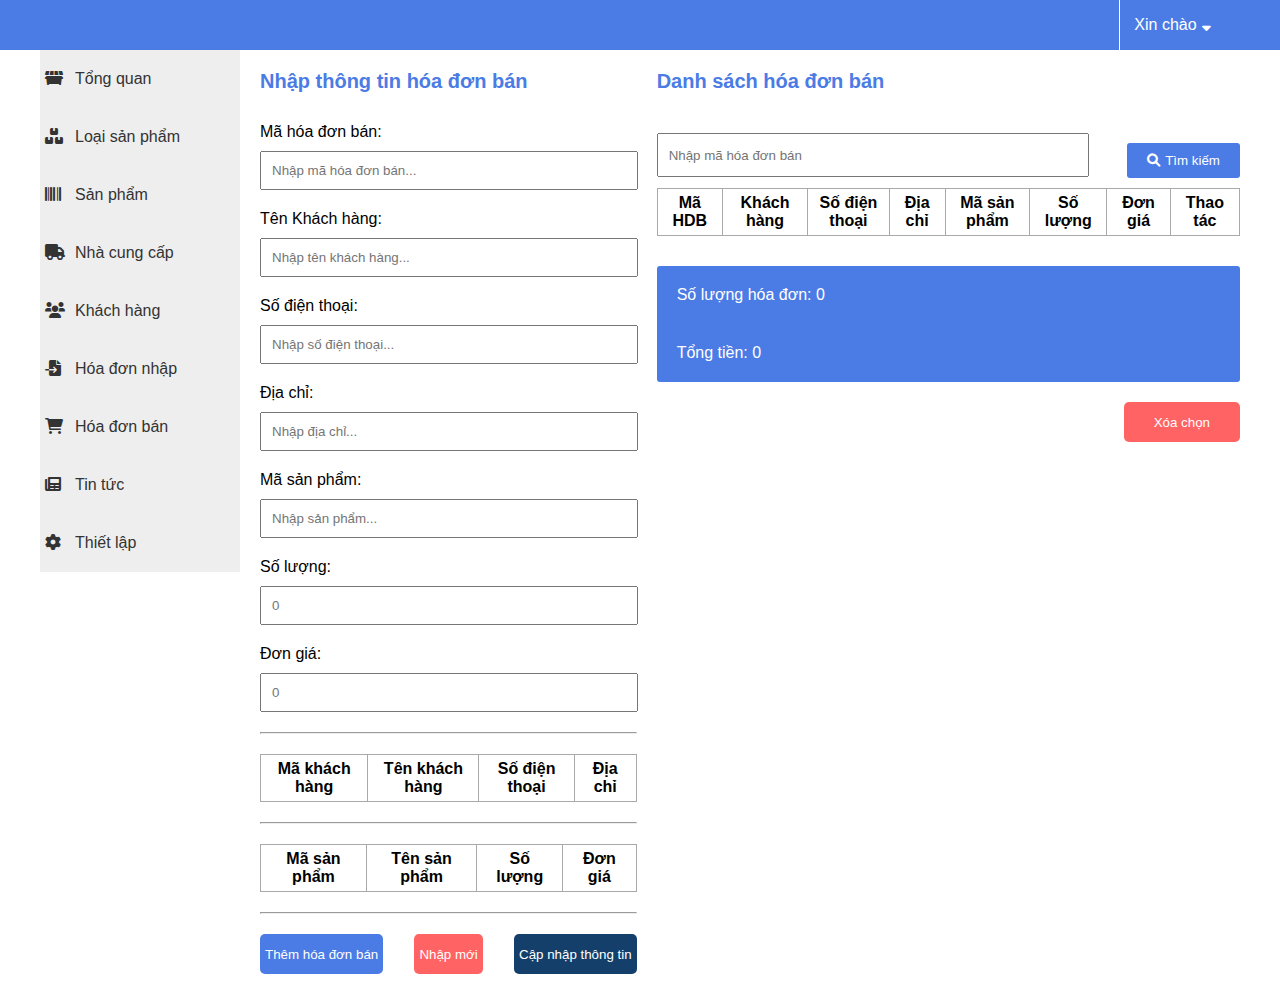
<file: admin/HoaDonBan.html>
<!DOCTYPE html>
<html lang="en">
<head>
    <meta charset="UTF-8">
    <meta http-equiv="X-UA-Compatible" content="IE=edge">
    <meta name="viewport" content="width=device-width, initial-scale=1.0">
    <link rel="stylesheet" href="../assets/css/HoaDon.css">
    <link rel="stylesheet" href="../assets/fontawesome-free-6.0.0-web/css/all.min.css">
    <title>Document</title>
</head>
<body>
    <div class="main">
        <header class="header">
            <div class="grid">
                <div class="grid__row header-grid">
                    <div class="welcome">
                        <p class="welcome-text">Xin chào<i class="fa-solid fa-sort-down"></i></p>
                        <div class="info">
                            <ul class="info-list">
                                <li class="info-item">
                                    <a href="#" class="info-link">
                                        <i class="fa-solid fa-user "></i>Tài khoản
                                    </a>
                                </li>
                                <li class="info-item">
                                    <a href="#" class="info-link">
                                        <i class="fa-solid fa-right-from-bracket"></i>Đăng xuất
                                    </a>
                                </li>
                            </ul>
                        </div>
                    </div>
                </div>
            </div>
        </header>
        <section class="content">
            <div class="grid">
                <div class="grid__row">
                    <div class="grid__col1">
                        <ul class="nav-list">
                            <li class="nav-item">
                                <a href="" class="nav-link">
                                    <i class="fa-solid fa-dumpster icons-nav"></i>Tổng quan
                                </a>
                            </li>
                            <li class="nav-item">
                                <a href="../admin/LoaiSP.html" class="nav-link">
                                    <i class="fa-solid fa-boxes-stacked icons-nav"></i>Loại sản phẩm
                                </a>
                            </li>
                            <li class="nav-item">
                                <a href="../admin/SanPham.html" class="nav-link">
                                    <i class="fa-solid fa-barcode icons-nav"></i>Sản phẩm
                                </a>
                            </li>
                            <li class="nav-item">
                                <a href="../admin/NhaCungCap.html" class="nav-link">
                                    <i class="fa-solid fa-truck icons-nav"></i>Nhà cung cấp
                                </a>
                            </li>
                            <li class="nav-item">
                                <a href="../admin/KhachHang.html" class="nav-link">
                                    <i class="fa-solid fa-users icons-nav"></i>Khách hàng
                                </a>
                            </li>
                            <li class="nav-item">
                                <a href="../admin/HoaDonNhap.html" class="nav-link">
                                    <i class="fa-solid fa-file-import icons-nav"></i>Hóa đơn nhập
                                </a>
                            </li>
                            <li class="nav-item">
                                <a href="../admin/HoaDonBan.html" class="nav-link">
                                    <i class="fa-solid fa-cart-shopping icons-nav"></i>Hóa đơn bán
                                </a>
                            </li>
                            <li class="nav-item">
                                <a href="" class="nav-link">
                                    <i class="fa-solid fa-newspaper icons-nav"></i>Tin tức
                                </a>
                            </li>
                            <li class="nav-item">
                                <a href="" class="nav-link">
                                    <i class="fa-solid fa-gear icons-nav"></i>Thiết lập
                                </a>
                            </li>
                        </ul>
                    </div>
                    <div class="grid__col11">
                        <div class="grid__row">
                            <div class="grid__col11-col4">
                                <div class="col4-infoadmin">
                                    <div class="col4-infoadmin-title">
                                        <h3>Nhập thông tin hóa đơn bán</h3>
                                    </div>
                                    <form action="">
                                        <div class="input">
                                            <label for="">Mã hóa đơn bán:</label><br>
                                            <input type="text" placeholder="Nhập mã hóa đơn bán..." id="mahdb">
                                        </div>
                                        <div class="input">
                                            <label for="">Tên Khách hàng:</label><br>
                                            <input type="text" placeholder="Nhập tên khách hàng..." id="tenkh">
                                        </div>
                                        <div class="input">
                                            <label for="">Số điện thoại:</label><br>
                                            <input type="text" placeholder="Nhập số điện thoại..." id="sdt">
                                        </div>
                                        <div class="input">
                                            <label for="">Địa chỉ:</label><br>
                                            <input type="text" placeholder="Nhập địa chỉ..." id="diachi">
                                        </div>
                                        <div class="input">
                                            <label for="">Mã sản phẩm:</label><br>
                                            <input type="text" placeholder="Nhập sản phẩm..." id="masp">
                                        </div>
                                        <div class="input">
                                            <label for="">Số lượng:</label><br>
                                            <input type="text" placeholder="0" id = "sl">
                                        </div>
                                        <div class="input">
                                            <label for="">Đơn giá:</label><br>
                                            <input type="text" placeholder="0" id="dongia">
                                        </div>
                                    </form>
                                    <hr style="margin-top: 20px; margin-bottom: 20px; background: #4B7BE5;">
                                    <table class="table_chitiet">
                                        <thead >
                                            <tr>
                                                <th>Mã khách hàng</th>
                                                <th>Tên khách hàng</th>
                                                <th>Số điện thoại</th>
                                                <th>Địa chỉ</th>
                                                
                                            </tr>
                                        </thead>
                                        <tbody id="dskhachhang">

                                        </tbody>
                                    </table>
                                    <hr style="margin-top: 20px; margin-bottom: 20px; background: #4B7BE5;">

                                    <table class="table_chitiet">
                                        <thead >
                                            <tr>
                                                <th>Mã sản phẩm</th>
                                                <th>Tên sản phẩm</th>
                                                <th>Số lượng</th>
                                                <th>Đơn giá</th>
                                                
                                            </tr>
                                        </thead>
                                        <tbody id="DSSanPham">

                                        </tbody>
                                    </table>
                                    <hr style="margin-top: 20px; margin-bottom: 20px; background: #4B7BE5;">
                                    <div class="btn-product">
                                        <button class="add-product" onclick="ThemHDB()">Thêm hóa đơn bán</button>
                                        <button class="nhap-product" onclick="NhapmoiHDB()">Nhập mới</button>
                                        <button class="update-product" onclick="CapnhapHDB()">Cập nhập thông tin</button>
                                    </div>
                                </div>
                            </div>
                            <div class="grid__col11-col8">
                                <div class="col8-title">
                                    <h3>Danh sách hóa đơn bán</h3>
                                </div>
                                <div class="col8-info">
                                    <div class="col8-input">
                                        <input type="text" placeholder="Nhập mã hóa đơn bán" style="width: 70%;padding: 0 10px; height: 40px; margin-top: 10px;">
                                        <button class="btn-search"><i class="fa-solid fa-magnifying-glass" style="margin-right: 5px;"></i>Tìm kiếm</button>
                                    </div>
                                    <div class="table" style="margin-top: 10px;">
                                        <table>
                                            <thead>
                                                <tr>
                                                    <th>Mã HDB</th>
                                                    <th>Khách hàng</th>
                                                    <th>Số điện thoại</th>
                                                    <th>Địa chỉ</th>
                                                    <th>Mã sản phẩm</th>
                                                    <th>Số lượng</th>
                                                    <th>Đơn giá</th>
                                                    <th>Thao tác</th>
                                                </tr>
                                            </thead>
                                            <tbody id="listproduct"></tbody>
                                                <!-- <tr>
                                                    <td>01</td>
                                                    <td>Điện thoại</td>
                                                    <td>
                                                    <i class="fas fa-trash-alt" title="Xóa"></i>
                                                    </td>
                                                </tr> -->
                                            
                                        </table>
                                    </div>
                                    <div class="col8-info-thongke">
                                        <p style="padding: 20px;">Số lượng hóa đơn: <span id="soluong"></span></p>
                                        <p style="padding: 20px;">Tổng tiền: <span id="tongtien"></span></p>
                                    </div>
                                    <button class="delete" onclick="XoaChon()">Xóa chọn</button>  
                                </div>
                            </div>
                        </div>
                    </div>
                </div>
            </div>
        </section>
    </div>

    <script>
        var list = JSON.parse(localStorage.getItem('hoadonban')) || [];
        var kh = JSON.parse(localStorage.getItem('khachhang')) || [];
        var sp = JSON.parse(localStorage.getItem('sanpham')) || [];

        function loadhdb(){
            var hdb = "";
            var sl = 0;
            var tongtien = 0;
            for(x of list){
                sl ++;
                tongtien += x.soluong * x.dongia;
                for(z of sp){
                    hdb += `<tr>
                                <td>${x.mahdb}</td>
                                <td>${x.tenkh}</td>
                                <td>${x.sdt}</td>
                                <td>${x.diachi}</td>
                                <td>${z.masp}</td>
                                <td>${x.soluong}</td>
                                <td>${x.dongia}</td>
                                <td>
                                    <i class="fa-solid fa-pen-to-square" title= "Sửa" onclick="Suahdb('${x.mahdb}')"></i>
                                    <i class="fas fa-trash-alt" title="Xóa" onclick="Xoahdb('${x.mahdb}')"></i>
                                </td>
                            </tr>`;
                }
            }
            document.getElementById('listproduct').innerHTML = hdb;
            document.getElementById('soluong').innerHTML = sl;
            document.getElementById('tongtien').innerHTML = tongtien;
        }

        function loadkh(){
            var khachhang = "";
            for(x of kh){
                khachhang += `<tr>
                            <td>${x.makh}</td>
                            <td>${x.tenkh}</td>
                            <td>${x.sdt}</td>
                            <td>${x.diachi}</td>
                        </tr>`;
            }
            document.getElementById('dskhachhang').innerHTML = khachhang;
        }


        function loadsp(){
            var sanpham = "";
            for(x of sp){
                sanpham += `<tr>
                            <td>${x.masp}</td>
                            <td>${x.tensp}</td>
                            <td>${x.soluong}</td>
                            <td>${x.giaban}</td>
                        </tr>`;
            }
            document.getElementById('DSSanPham').innerHTML = sanpham;
        }
        loadsp();
        loadkh();
        loadhdb();




        function ThemHDB(){
            var mahdb = document.getElementById('mahdb').value;
            var tenkh = document.getElementById('tenkh').value;
            var sdt = document.getElementById('sdt').value;
            var diachi = document.getElementById('diachi').value; 
            var masp = document.getElementById('masp').value;
            var sl = document.getElementById('sl').value;
            var dongia = document.getElementById('dongia').value;

            if(mahdb == null || mahdb == ""){
                alert("Vui lòng nhập mã hóa đơn bán!")
                return false;
            }
            else if(sl < 0 || isNaN(sl)){
                alert("Số lượng không được nhỏ hơn không")
                return false;
            }
            else if(dongia < 0 || isNaN(dongia)){
                alert("Đơn giá không được nhỏ hơn không!")
            }
            for(x of kh){
                if(x.tenkh != tenkh){
                    alert("Tên khách hàng không đúng! Vui lòng nhập lại")
                    return false;
                }
                else if(x.sdt != sdt){
                    alert("Số điện thoại khách hàng không đúng! Vui lòng nhập lại")
                    return false;
                }
                else if(x.diachi != diachi){
                    alert("Địa chỉ khách hàng không đúng! Vui lòng nhập lại")
                    return false;
                }
            }
            for(x of sp){
                if(x.masp != masp){
                    alert("Mã sản phẩm không đúng! Vui lòng nhập lại")
                    return false;
                }
            }

            if(list == null) list = [];
            var hdb = {
                'mahdb': mahdb,
                'tenkh': tenkh,
                'sdt': sdt,
                'diachi': diachi,
                'masp': masp,
                'soluong': sl,
                'dongia': dongia,
            }
            list.push(hdb);
            localStorage.setItem("hoadonban", JSON.stringify(list));
            alert("Thêm thành công")
            location.reload();

        }

        function NhapmoiHDB() {
            var mahdb = document.getElementById('mahdb').value = ""
            var tenkh = document.getElementById('tenkh').value = ""
            var sdt = document.getElementById('sdt').value = ""
            var diachi = document.getElementById('diachi').value = "" 
            var masp = document.getElementById('masp').value = ""
            var sl = document.getElementById('sl').value = ""
            var dongia = document.getElementById('dongia').value = ""
        }

        function CapnhapHDB() {
            var mahdb = document.getElementById('mahdb').value;
            var tenkh = document.getElementById('tenkh').value;
            var sdt = document.getElementById('sdt').value;
            var diachi = document.getElementById('diachi').value; 
            var masp = document.getElementById('masp').value;
            var sl = document.getElementById('sl').value;
            var dongia = document.getElementById('dongia').value;
            var ok = true;

            if(mahdb == null || mahdb == ""){
                alert("Vui lòng nhập mã hóa đơn bán!")
                return false;
            }
            else if(sl < 0 || isNaN(sl)){
                alert("Số lượng không được nhỏ hơn không")
                return false;
            }
            else if(dongia < 0 || isNaN(dongia)){
                alert("Đơn giá không được nhỏ hơn không!")
            }
            for(x of kh){
                if(x.tenkh != tenkh){
                    alert("Tên khách hàng không đúng! Vui lòng nhập lại")
                    return false;
                }
                else if(x.sdt != sdt){
                    alert("Số điện thoại khách hàng không đúng! Vui lòng nhập lại")
                    return false;
                }
                else if(x.diachi != diachi){
                    alert("Địa chỉ khách hàng không đúng! Vui lòng nhập lại")
                    return false;
                }
            }
            for(x of sp){
                if(x.masp != masp){
                    alert("Mã sản phẩm không đúng! Vui lòng nhập lại")
                    return false;
                }
            }
            for(x of list){
                if(x.mahdb == mahdb){
                    x.tenkh = tenkh;
                    x.sdt = sdt;
                    x.diachi = diachi;
                    x.masp = masp;
                    x.soluong = sl;
                    x.dongia = dongia;
                    ok = false;
                    break;
                }
            }
            if(ok == false){
                alert("Cập nhập thành công")
                localStorage.setItem("hoadonban", JSON.stringify(list));
                location.reload();
            }
            else{
                alert("Cập nhập thất bại")
            }

        }

        function Suahdb(mahdb){
            for(x of list){
                for(y of sp){
                    var mahdb = document.getElementById('mahdb').value = x.mahdb
                    var tenkh = document.getElementById('tenkh').value = x.tenkh
                    var sdt = document.getElementById('sdt').value = x.sdt
                    var diachi = document.getElementById('diachi').value = x.diachi 
                    var masp = document.getElementById('masp').value = y.masp
                    var sl = document.getElementById('sl').value = x.soluong
                    var dongia = document.getElementById('dongia').value = x.dongia
                }
            }
        }
        function Xoahdb(mahdb){
            if(confirm("Bạn có muốn xóa không!")){
                var index = list.findIndex(function(x){
                    return x.mahdb == mahdb
                })
                if(index >= 0){
                    list.splice(index, 1)
                }
                localStorage.setItem("hoadonban", JSON.stringify(list));
                location.reload()
            }
        }

        function XoaChon(){
            alert("Bạn có muốn xóa không")
            localStorage.setItem("hoadonban", null) 
            location.reload();
            
        }


    </script>
</body>
</html>
</file>
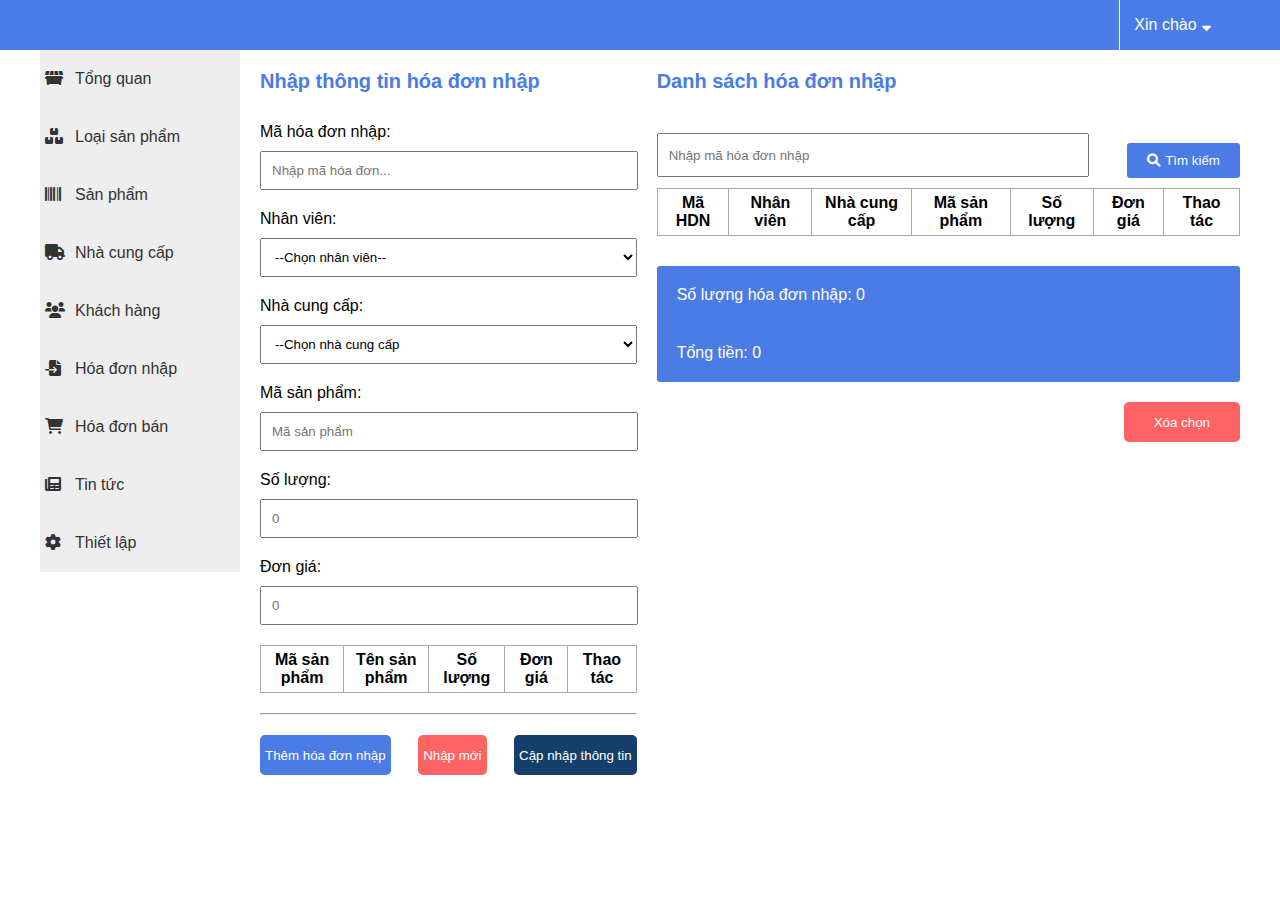
<file: admin/HoaDonNhap.html>
<!DOCTYPE html>
<html lang="en">
<head>
    <meta charset="UTF-8">
    <meta http-equiv="X-UA-Compatible" content="IE=edge">
    <meta name="viewport" content="width=device-width, initial-scale=1.0">
    <link rel="stylesheet" href="../assets/css/HoaDon.css">
    <link rel="stylesheet" href="../assets/fontawesome-free-6.0.0-web/css/all.min.css">
    <title>Document</title>
</head>
<body>
    <div class="main">
        <header class="header">
            <div class="grid">
                <div class="grid__row header-grid">
                    <div class="welcome">
                        <p class="welcome-text">Xin chào<i class="fa-solid fa-sort-down"></i></p>
                        <div class="info">
                            <ul class="info-list">
                                <li class="info-item">
                                    <a href="#" class="info-link">
                                        <i class="fa-solid fa-user "></i>Tài khoản
                                    </a>
                                </li>
                                <li class="info-item">
                                    <a href="#" class="info-link">
                                        <i class="fa-solid fa-right-from-bracket"></i>Đăng xuất
                                    </a>
                                </li>
                            </ul>
                        </div>
                    </div>
                </div>
            </div>
        </header>
        <section class="content">
            <div class="grid">
                <div class="grid__row">
                    <div class="grid__col1">
                        <ul class="nav-list">
                            <li class="nav-item">
                                <a href="" class="nav-link">
                                    <i class="fa-solid fa-dumpster icons-nav"></i>Tổng quan
                                </a>
                            </li>
                            <li class="nav-item">
                                <a href="../admin/LoaiSP.html" class="nav-link">
                                    <i class="fa-solid fa-boxes-stacked icons-nav"></i>Loại sản phẩm
                                </a>
                            </li>
                            <li class="nav-item">
                                <a href="../admin/SanPham.html" class="nav-link">
                                    <i class="fa-solid fa-barcode icons-nav"></i>Sản phẩm
                                </a>
                            </li>
                            <li class="nav-item">
                                <a href="../admin/NhaCungCap.html" class="nav-link">
                                    <i class="fa-solid fa-truck icons-nav"></i>Nhà cung cấp
                                </a>
                            </li>
                            <li class="nav-item">
                                <a href="../admin/KhachHang.html" class="nav-link">
                                    <i class="fa-solid fa-users icons-nav"></i>Khách hàng
                                </a>
                            </li>
                            <li class="nav-item">
                                <a href="../admin/HoaDonNhap.html" class="nav-link">
                                    <i class="fa-solid fa-file-import icons-nav"></i>Hóa đơn nhập
                                </a>
                            </li>
                            <li class="nav-item">
                                <a href="../admin/HoaDonBan.html" class="nav-link">
                                    <i class="fa-solid fa-cart-shopping icons-nav"></i>Hóa đơn bán
                                </a>
                            </li>
                            <li class="nav-item">
                                <a href="" class="nav-link">
                                    <i class="fa-solid fa-newspaper icons-nav"></i>Tin tức
                                </a>
                            </li>
                            <li class="nav-item">
                                <a href="" class="nav-link">
                                    <i class="fa-solid fa-gear icons-nav"></i>Thiết lập
                                </a>
                            </li>
                        </ul>
                    </div>
                    <div class="grid__col11">
                        <div class="grid__row">
                            <div class="grid__col11-col4">
                                <div class="col4-infoadmin">
                                    <div class="col4-infoadmin-title">
                                        <h3>Nhập thông tin hóa đơn nhập</h3>
                                    </div>
                                    <form action="">
                                        <div class="input">
                                            <label for="">Mã hóa đơn nhập:</label><br>
                                            <input type="text" placeholder="Nhập mã hóa đơn..." id="mahdn">
                                        </div>
                                        <div class="input input-supplier">
                                            <label for="">Nhân viên:</label><br>
                                            <select name="" id="nhanvien">
                                                <option value="">--Chọn nhân viên--</option>
                                                <option value="NhatViet">Nhật Việt</option>
                                                <option value="BảoAnh">Bảo Anh</option>
                                                <option value="NhưNghia">Như Nghĩa</option>
                                            </select>
                                        </div>
                                        <div class="input input-supplier" >
                                            <label for="">Nhà cung cấp:</label><br>
                                            <select name="" id="ncc">
                                                <option value="">--Chọn nhà cung cấp</option>
                                                <option value="Samsung">SamSung</option>
                                                <option value="OPPO">OPPO</option>
                                                <option value="Appel">Appel</option>
                                                <option value="Xiaomi">Xiaomi</option>
                                            </select>
                                        </div>
                                        <div class="input">
                                            <label for="">Mã sản phẩm:</label><br>
                                            <input type="text" placeholder="Mã sản phẩm " id="masp">
                                        </div>
                                        <div class="input">
                                            <label for="">Số lượng:</label><br>
                                            <input type="text" placeholder="0" id="soluong">
                                        </div>
                                        <div class="input">
                                            <label for="">Đơn giá:</label><br>
                                            <input type="text" placeholder="0" id="dongia">
                                        </div>
                                    </form>

                                    
                                    <table class="table_chitiet">
                                        <thead >
                                            <tr>
                                                <th>Mã sản phẩm</th>
                                                <th>Tên sản phẩm</th>
                                                <th>Số lượng</th>
                                                <th>Đơn giá</th>
                                                <th>Thao tác</th>
                                            </tr>
                                        </thead>
                                        <tbody id="DSSanPham">

                                        </tbody>
                                    </table>
                                    

                                    <hr style="margin-top: 20px; margin-bottom: 20px; background: #4B7BE5;">
                                    <div class="btn-product">
                                        <button class="add-product" onclick="ThemHD()">Thêm hóa đơn nhập</button>
                                        <button class="nhap-product" onclick="NhapMoi()">Nhập mới</button>
                                        <button class="update-product" onclick="CapNhap()">Cập nhập thông tin</button>
                                    </div>
                                </div>
                            </div>
                            <div class="grid__col11-col8">
                                <div class="col8-title">
                                    <h3>Danh sách hóa đơn nhập</h3>
                                </div>
                                <div class="col8-info">
                                    <div class="col8-input">
                                        <input type="text" placeholder="Nhập mã hóa đơn nhập" style="width: 70%;padding: 0 10px; height: 40px; margin-top: 10px;">
                                        <button class="btn-search"><i class="fa-solid fa-magnifying-glass" style="margin-right: 5px;"></i>Tìm kiếm</button>
                                    </div>
                                    <!-- <div class="col8-info-list">
                                       
                                        <p style="text-align: center;">Mã HDN</p>
                                        <p style="text-align: center;">Nhân viên</p>
                                        <p style="text-align: center;">Nhà cung cấp</p>
                                        <p style="text-align: center;">Tổng sản phẩm</p>
                                        <p style="text-align: center;">Tổng tiền </p>
                                        <p style="text-align: center;">Ngày tạo</p>
                                        <p style="text-align: center;">Thao tác</p>
                                        
                                    </div> -->
                                    <div class="table" style="margin-top: 10px;">
                                        <table>
                                            <thead>
                                                <tr>
                                                    <th>Mã HDN</th>
                                                    <th>Nhân viên</th>
                                                    <th>Nhà cung cấp</th>
                                                    <th>Mã sản phẩm</th>
                                                    <th>Số lượng</th>
                                                    <th>Đơn giá</th>
                                                    <th>Thao tác</th>
                                                </tr>
                                            </thead>
                                            <tbody id="listproduct"></tbody>
                                                <!-- <tr>
                                                    <td>01</td>
                                                    <td>Điện thoại</td>
                                                    <td>
                                                    <i class="fas fa-trash-alt" title="Xóa"></i>
                                                    </td>
                                                </tr> -->
                                            
                                        </table>
                                    </div>
                                    <div class="col8-info-thongke">
                                        <p style="padding: 20px;">Số lượng hóa đơn nhập: <span id="soluonghd"></span></p>
                                        <p style="padding: 20px;">Tổng tiền: <span id="Tongtien"></span></p>
                                    </div>
                                    <button class="delete" onclick ="XoaChon()">Xóa chọn</button>  
                                </div>
                            </div>
                        </div>
                    </div>
                </div>
            </div>
        </section>
    </div>

    <script>
        var list = JSON.parse(localStorage.getItem('hoadonnhap')) || [];
        var sanpham = JSON.parse(localStorage.getItem('sanpham')) || [];

        function loadsp(){
            var sp = "";
            for(x of sanpham){
                sp +=`<tr>
                        <td>${x.masp}</td>
                        <td>${x.tensp}</td>
                        <td>${x.soluong}</td>
                        <td>${x.giaban}</td>
                        <td>
                            <i class="fas fa-trash-alt" title="Xóa" onclick="Xoa"></i>
                        </td>
                    </tr>`
            }
            document.getElementById('DSSanPham').innerHTML = sp;
        }

        function loadhd(){
            var hd = "";
            var sl = 0;
            var tongtien = 0;
            for(x of list){
                tongtien += x.soluong * x.dongia;
                sl++;
                hd += `<tr>
                            <td>${x.mahd}</td>
                            <td>${x.nhanvien}</td>
                            <td>${x.ncc}</td>
                            <td>${x.soluong}</td>
                            <td>${x.dongia}</td>
                            <td>${x.masp}</td>
                            <td>
                                <i class="fa-solid fa-pen-to-square" title= "Sửa" onclick="SuaHD('${x.mahd}')"></i>
                                <i class="fas fa-trash-alt" title="Xóa" onclick="XoaHD('${x.mahd}')"></i>
                            </td>
                        </tr> `;
            }
            document.getElementById('listproduct').innerHTML = hd;
            document.getElementById('soluonghd').innerHTML = sl;
            document.getElementById('Tongtien').innerHTML = tongtien;
        }

        loadsp();
        loadhd()

        function ThemHD(){
            // alert(0)

            var mahd = document.getElementById('mahdn').value;
            var nhanvien = document.getElementById('nhanvien').value;
            var ncc = document.getElementById('ncc').value;
            var soluong = document.getElementById('soluong').value;
            var dongia = document.getElementById('dongia').value;
            var masp = document.getElementById('masp').value;
            
            if(mahd == null || mahd == ""){
                alert("Vui lòng nhập mã hóa đơn!")
                return false;
            }
            else if(nhanvien == "choose"){
                alert("Vui lòng chọn tên nhân viên!")
                return false;
            }
            else if(ncc == "choose"){
                alert("Vui lòng chọn tên nhà cung cấp")
                return false;
            }
            else if(soluong < 0 || isNaN(soluong)){
                alert("Số lượng không được nhỏ hơn 0")
                return false;
            }
            else if(dongia < 0 || isNaN(dongia)){
                alert("Đơn giá không được nhỏ hơn 0")
                return false;
            }
            for(x of sanpham){
                if(x.masp != masp){
                    alert("Mã sản phẩm không đúng vui lòng chọn lại mã")
                    return false;
                }
            }

            if(list == null) list = [];
            var hdn = {
                'mahd': mahd,
                'nhanvien': nhanvien,
                'ncc': ncc,
                'soluong':soluong,
                'dongia': dongia,
                'masp': masp,
            }
            list.push(hdn);
            localStorage.setItem('hoadonnhap', JSON.stringify(list));
            alert("Thêm thành công");
            location.reload();
        }

        function SuaHD(){
            for(x of list){
                var mahd = document.getElementById('mahdn').value = x.mahd
                var nhanvien = document.getElementById('nhanvien').value = x.nhanvien
                var ncc = document.getElementById('ncc').value =x.ncc
                var soluong = document.getElementById('soluong').value =x.soluong
                var dongia = document.getElementById('dongia').value = x.dongia
                var masp = document.getElementById('masp').value = x.masp;
            }
        }

        function XoaHD(mahd){
            if(confirm("Bạn có đồng ý muốn xóa không!")){
                var index = list.findIndex(function(x){
                    return x.mahd == mahd
                })
                if(index >= 0){
                    list.splice(index, 1)
                }
                localStorage.setItem('hoadonnhap', JSON.stringify(list))
                location.reload()
            }
        }


        function NhapMoi(){
            var mahd = document.getElementById('mahdn').value = ""
            var nhanvien = document.getElementById('nhanvien').value = "choose"
            var ncc = document.getElementById('ncc').value = "choose"
            var soluong = document.getElementById('soluong').value = ""
            var dongia = document.getElementById('dongia').value = ""
            var masp = document.getElementById('masp').value = ""
        }

        function CapNhap(){
            var mahd = document.getElementById('mahdn').value;
            var nhanvien = document.getElementById('nhanvien').value;
            var ncc = document.getElementById('ncc').value;
            var soluong = document.getElementById('soluong').value;
            var dongia = document.getElementById('dongia').value;
            var masp = document.getElementById('masp').value;
            var ok = true;
            
            if(mahd == null || mahd == ""){
                alert("Vui lòng nhập mã hóa đơn!")
                return false;
            }
            else if(nhanvien == "choose"){
                alert("Vui lòng chọn tên nhân viên!")
                return false;
            }
            else if(ncc == "choose"){
                alert("Vui lòng chọn tên nhà cung cấp")
                return false;
            }
            else if(soluong < 0 || isNaN(soluong)){
                alert("Số lượng không được nhỏ hơn 0")
                return false;
            }
            else if(dongia < 0 || isNaN(dongia)){
                alert("Đơn giá không được nhỏ hơn 0")
                return false;
            }

            for(x of list){
                if(x.mahd == mahd){
                    x.nhanvien = nhanvien;
                    x.ncc = ncc;
                    x.soluong = soluong;
                    x.dongia = dongia;
                    x.masp = masp;
                    ok = false;
                    break
                }
                
            }
            if(ok == false){
                alert("Cập nhập thành công!")
                localStorage.setItem("hoadonnhap", JSON.stringify(list))
                location.reload();
            }
            else{
                alert("Cập nhập thất bại")
            }
        }

        function XoaChon(){
            alert("Bạn có muốn xóa không")
            localStorage.setItem("hoadonnhap", null) 
            location.reload();
            
        }

    </script>
</body>
</html>
</file>
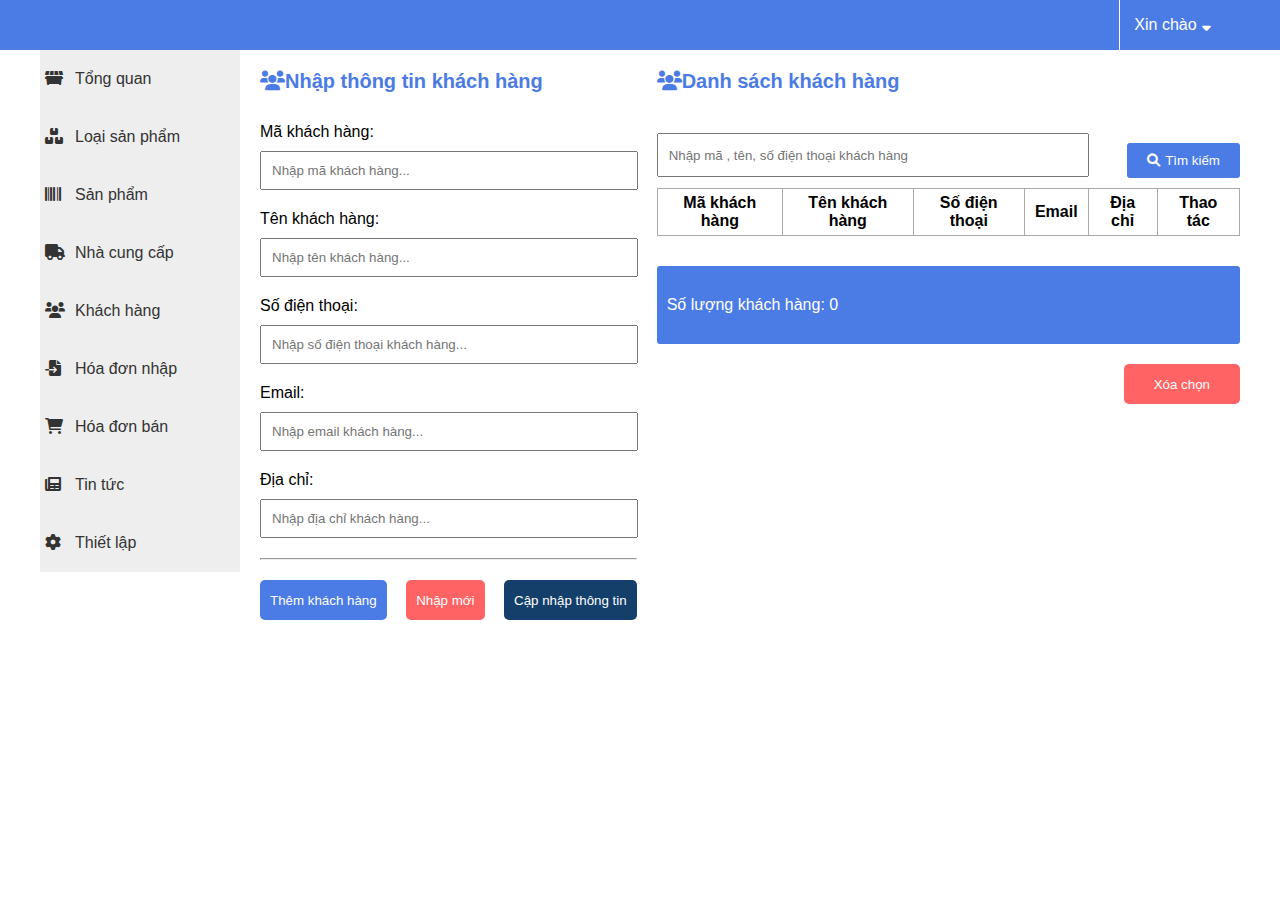
<file: admin/KhachHang.html>
<!DOCTYPE html>
<html lang="en">
<head>
    <meta charset="UTF-8">
    <meta http-equiv="X-UA-Compatible" content="IE=edge">
    <meta name="viewport" content="width=device-width, initial-scale=1.0">
    <link rel="stylesheet" href="../assets/fontawesome-free-6.0.0-web/css/all.min.css">
    <link rel="stylesheet" href="../assets/css/SanPhamAD.css">
    <title>Document</title>
</head>
<body>
    <div class="main">
        <header class="header">
            <div class="grid">
                <div class="grid__row header-grid">
                    <div class="welcome">
                        <p class="welcome-text">Xin chào<i class="fa-solid fa-sort-down"></i></p>
                        <div class="info">
                            <ul class="info-list">
                                <li class="info-item">
                                    <a href="#" class="info-link">
                                        <i class="fa-solid fa-user "></i>Tài khoản
                                    </a>
                                </li>
                                <li class="info-item">
                                    <a href="#" class="info-link">
                                        <i class="fa-solid fa-right-from-bracket"></i>Đăng xuất
                                    </a>
                                </li>
                            </ul>
                        </div>
                    </div>
                </div>
            </div>
        </header>
        <section class="content">
            <div class="grid">
                <div class="grid__row">
                    <div class="grid__col1">
                        <ul class="nav-list">
                            <li class="nav-item">
                                <a href="" class="nav-link">
                                    <i class="fa-solid fa-dumpster icons-nav"></i>Tổng quan
                                </a>
                            </li>
                            <li class="nav-item">
                                <a href="../admin/LoaiSP.html" class="nav-link">
                                    <i class="fa-solid fa-boxes-stacked icons-nav"></i>Loại sản phẩm
                                </a>
                            </li>
                            <li class="nav-item">
                                <a href="../admin/SanPham.html" class="nav-link">
                                    <i class="fa-solid fa-barcode icons-nav"></i>Sản phẩm
                                </a>
                            </li>
                            <li class="nav-item">
                                <a href="../admin/NhaCungCap.html" class="nav-link">
                                    <i class="fa-solid fa-truck icons-nav"></i>Nhà cung cấp
                                </a>
                            </li>
                            <li class="nav-item">
                                <a href="../admin/KhachHang.html" class="nav-link">
                                    <i class="fa-solid fa-users icons-nav"></i>Khách hàng
                                </a>
                            </li>
                            <li class="nav-item">
                                <a href="../admin/HoaDonNhap.html" class="nav-link">
                                    <i class="fa-solid fa-file-import icons-nav"></i>Hóa đơn nhập
                                </a>
                            </li>
                            <li class="nav-item">
                                <a href="../admin/HoaDonBan.html" class="nav-link">
                                    <i class="fa-solid fa-cart-shopping icons-nav"></i>Hóa đơn bán
                                </a>
                            </li>
                            <li class="nav-item">
                                <a href="" class="nav-link">
                                    <i class="fa-solid fa-newspaper icons-nav"></i>Tin tức
                                </a>
                            </li>
                            <li class="nav-item">
                                <a href="" class="nav-link">
                                    <i class="fa-solid fa-gear icons-nav"></i>Thiết lập
                                </a>
                            </li>
                        </ul>
                    </div>
                    <div class="grid__col11">
                        <div class="grid__row">
                            <div class="grid__col11-col4">
                                <div class="col4-infoadmin">
                                    <div class="col4-infoadmin-title">
                                        <h3><i class="fa-solid fa-users"></i>Nhập thông tin khách hàng</h3>
                                    </div>
                                    <form action="">
                                        <div class="input">
                                            <label for="">Mã khách hàng:</label><br>
                                            <input type="text" placeholder="Nhập mã khách hàng..." id="makh">
                                        </div>
                                        <div class="input">
                                            <label for="">Tên khách hàng:</label><br>
                                            <input type="text" placeholder="Nhập tên khách hàng..." id="tenkh">
                                        </div>
                                        <div class="input">
                                            <label for="">Số điện thoại:</label><br>
                                            <input type="text" placeholder="Nhập số điện thoại khách hàng..." id="sdt">
                                        </div>
                                        <div class="input">
                                            <label for="">Email:</label><br>
                                            <input type="email" placeholder="Nhập email khách hàng..." id="email">
                                        </div>
                                        <div class="input">
                                            <label for="">Địa chỉ:</label><br>
                                            <input type="text" placeholder="Nhập địa chỉ khách hàng..." id="diachi">
                                        </div>
                                        <!-- <div class="input">
                                            <label for="">Mật khẩu:</label><br>
                                            <input type="password" placeholder="Nhập mật khẩu khách hàng...">
                                        </div> -->
                                    </form>
                                    <hr style="margin-top: 20px; margin-bottom: 20px; background: #4B7BE5;">
                                    <div class="btn-product">
                                        <button class="add-product" onclick="ThemKH()">Thêm khách hàng</button>
                                        <button class="nhap-product" onclick="Nhapmoi()">Nhập mới</button>
                                        <button class="update-product" onclick="CapNhap()">Cập nhập thông tin</button>

                                        
                                    </div>
                                </div>
                            </div>
                            <div class="grid__col11-col8">
                                <div class="col8-title">
                                    <h3><i class="fa-solid fa-users"></i>Danh sách khách hàng</h3>
                                </div>
                                <div class="col8-info">
                                    <div class="col8-input">
                                        <input type="text" placeholder="Nhập mã , tên, số điện thoại khách hàng" style="width: 70%;padding: 0 10px; height: 40px; margin-top: 10px;">
                                        <button class="btn-search"><i class="fa-solid fa-magnifying-glass" style="margin-right: 5px;"></i>Tìm kiếm</button>
                                    </div>
                                    <!-- <div class="col8-info-list">
                                        
                                        <p style="text-align: center;">Mã khách hàng</p>
                                        <p style="text-align: center;">Tên khách hàng</p>
                                        <p style="text-align: center;">Số điện thoại</p>
                                        <p style="text-align: center;">Email</p>
                                        <p style="text-align: center;">Địa chỉ </p>
                                        <p style="text-align: center;">Thao tác</p>
                                        
                                    </div> -->
                                    <div class="table">
                                        <table>
                                            <thead>
                                                <tr>
                                                    <th>Mã khách hàng</th>
                                                    <th>Tên khách hàng</th>
                                                    <th>Số điện thoại</th>
                                                    <th>Email</th>
                                                    <th>Địa chỉ</th>
                                                    <th>Thao tác</th>
                                                </tr>
                                            </thead>
                                            <tbody id="listproduct">
                                                <!-- <tr>
                                                    <td>Xe máy</td>
                                                    <td></td>
                                                    <td>01</td>
                                                    <td>2000000</td>
                                                    <td>Iphone</td>
                                                    <td>Apple</td>
                                                    <td>
                                                        <i class="fas fa-trash-alt" title="Xóa"></i>
                                                    </td>
                                                </tr> -->
                                            </tbody>
                                        </table>
                                    </div>
                                    <div class="col8-info-thongke">
                                        <p>Số lượng khách hàng: <span id="sl"></span></p>
                                    </div>
                                    <button class="delete" onclick="XoaChon()">Xóa chọn</button>  
                                </div>
                            </div>
                        </div>
                    </div>
                </div>
            </div>
        </section>
    </div>

    <script>
        var list = JSON.parse(localStorage.getItem('khachhang')) || [];

        function ThemKH(){
            var makh = document.getElementById('makh').value;
            var tenkh = document.getElementById('tenkh').value;
            var sdt = document.getElementById('sdt').value;
            var email = document.getElementById('email').value;
            var diachi = document.getElementById('diachi').value;
            var atdop = email.indexOf("@");
            var dot = email.lastIndexOf(".");

            if(makh == null || makh == ""){
                alert("Mã khách hàng không được để trống ! Vui lòng nhập lại")
                return false;
            }
            else if(tenkh == null || tenkh == ""){
                alert("Tên khách hàng không được để trống ! Vui lòng nhập lại")
                return false;
            }
            else if(sdt == "" || isNaN(sdt) || sdt <= 11 ){
                alert("Số điện thoại phải là kiểu số và không được lớn hơn 11 ! Vui lòng nhập lại")
                return false
            }
            else if(email == null || email == ""){
                alert("Email không được để trống ! Vui lòng nhập lại")
                return false;
            }
            else if(atdop < 1 || dot < 1 ){
                alert("Đây không phải là email")
                return false;
            }
            else if(diachi == null || diachi == ""){
                alert("Địa chỉ không được để trống ! Vui lòng nhập lại")
                return false;
            }

            for(x of list){
                if(x.makh == makh){
                    alert("Mã khách hàng đã trùng vui lòng nhập lại")
                    return false;
                }
            }

            if(list == null) list = [];
            var kh ={
                'makh': makh,
                'tenkh': tenkh,
                'sdt':sdt,
                'email':email,
                'diachi': diachi,
            }
            list.push(kh);
            localStorage.setItem('khachhang', JSON.stringify(list));
            alert("Thêm thành công");
            location.reload();
        }

        function loaddata(){
            var str = "";
            var sl = 0;
            for(x of list){
                sl++;
                str += `<tr>
                            <td>${x.makh}</td>
                            <td>${x.tenkh}</td>
                            <td>${x.sdt}</td>
                            <td>${x.email}</td>
                            <td>${x.diachi}</td>
                            <td>
                                <i class="fa-solid fa-pen-to-square"  onclick="SuaKh('${x.makh}')"></i>
                                <i class="fa-solid fa-trash-can" onclick="XoaKh('${x.makh}')"></i>
                            </td>
                        </tr>`;
            }
            document.getElementById('listproduct').innerHTML = str;
            document.getElementById('sl').innerHTML =  sl;
        }
        loaddata();

        function SuaKh(makh){
            for(x of list){
                if(x.makh == makh){
                    makh = document.getElementById('makh').value = x.makh;
                    tenkh = document.getElementById('tenkh').value = x.tenkh;
                    sdt = document.getElementById('sdt').value = x.sdt;
                    email = document.getElementById('email').value = x.email;
                    diachi = document.getElementById('diachi').value = x.diachi;
                }
            }
        }

        function XoaKh(makh){
            if(confirm("Bạn có muốn xóa không")){
                var index = list.findIndex(function(x){
                    return x.makh == makh
                })
                if(index >= 0){
                    list.splice(index, 1)
                }
                localStorage.setItem('khachhang', JSON.stringify(list))
                location.reload();
            }
        }

        function Nhapmoi(){
            
            var makh = document.getElementById('makh').value = ""
            var tenkh = document.getElementById('tenkh').value = ""
            var sdt = document.getElementById('sdt').value = ""
            var email = document.getElementById('email').value = ""
            var diachi = document.getElementById('diachi').value = ""
        }

        function CapNhap(){
            var makh = document.getElementById('makh').value;
            var tenkh = document.getElementById('tenkh').value;
            var sdt = document.getElementById('sdt').value;
            var email = document.getElementById('email').value;
            var diachi = document.getElementById('diachi').value;
            var atdop = email.indexOf("@");
            var dot = email.lastIndexOf(".");
            var ok = true;

            if(makh == null || makh == ""){
                alert("Mã khách hàng không được để trống ! Vui lòng nhập lại")
                return false;
            }
            else if(tenkh == null || tenkh == ""){
                alert("Tên khách hàng không được để trống ! Vui lòng nhập lại")
                return false;
            }
            else if(sdt == "" || isNaN(sdt) || sdt <= 11 ){
                alert("Số điện thoại phải là kiểu số và không được lớn hơn 11 ! Vui lòng nhập lại")
                return false
            }
            else if(email == null || email == ""){
                alert("Email không được để trống ! Vui lòng nhập lại")
                return false;
            }
            else if(atdop < 1 || dot < 1 ){
                alert("Đây không phải là email")
                return false;
            }
            else if(diachi == null || diachi == ""){
                alert("Địa chỉ không được để trống ! Vui lòng nhập lại")
                return false;
            }

            for(x of list){
                if(x.makh == makh){
                    x.tenkh = tenkh;
                    x.sdt = sdt;
                    x.diachi = diachi;
                    ok = false;
                    break;
                }
                
            }
            if(ok == false){
                alert("Cập nhập thông tin khách hàng thành công!");
                localStorage.setItem('khachhang', JSON.stringify(list));
                location.reload();
            }
            else{
                alert("Cập nhập thông tin không thành công")
            }
        }

        function XoaChon(){
            alert("Bạn có muốn xóa không")
            localStorage.setItem("khachhang", null) 
            location.reload();
            
        }

    </script>
</body>
</html>
</file>
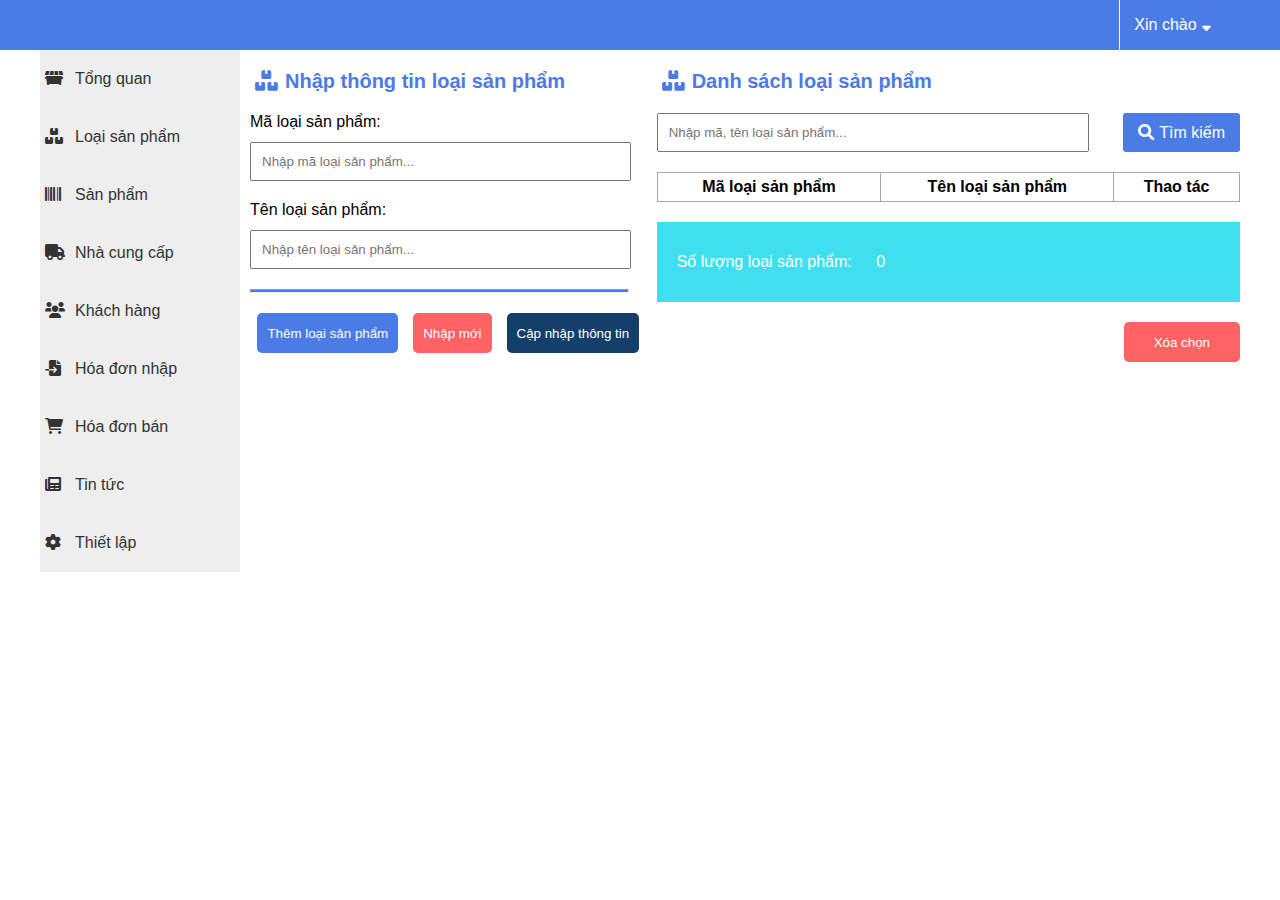
<file: admin/LoaiSP.html>
<!DOCTYPE html>
<html lang="en">
<head>
    <meta charset="UTF-8">
    <meta http-equiv="X-UA-Compatible" content="IE=edge">
    <meta name="viewport" content="width=device-width, initial-scale=1.0">
    <link rel="stylesheet" href="../assets/css/LoaiSPAD.css">
    <link rel="stylesheet" href="../assets/fontawesome-free-6.0.0-web/css/all.min.css">
    <title>Document</title>
</head>
<body>
    <div class="main">
        <header class="header">
            <div class="grid">
                <div class="grid__row header-grid">
                    <div class="welcome">
                        <p class="welcome-text">Xin chào<i class="fa-solid fa-sort-down"></i></p>
                        <div class="info">
                            <ul class="info-list">
                                <li class="info-item">
                                    <a href="#" class="info-link">
                                        <i class="fa-solid fa-user "></i>Tài khoản
                                    </a>
                                </li>
                                <li class="info-item">
                                    <a href="#" class="info-link">
                                        <i class="fa-solid fa-right-from-bracket"></i>Đăng xuất
                                    </a>
                                </li>
                            </ul>
                        </div>
                    </div>
                </div>
            </div>
        </header>
        <section class="content">
            <div class="grid">
                <div class="grid__row">
                    <div class="grid__col1">
                        <ul class="nav-list">
                            <li class="nav-item">
                                <a href="../admin/Tongquan.html" class="nav-link">
                                    <i class="fa-solid fa-dumpster icons-nav"></i>Tổng quan
                                </a>
                            </li>
                            <li class="nav-item">
                                <a href="../admin/LoaiSP.html" class="nav-link">
                                    <i class="fa-solid fa-boxes-stacked icons-nav"></i>Loại sản phẩm
                                </a>
                            </li>
                            <li class="nav-item">
                                <a href="../admin/SanPham.html" class="nav-link">
                                    <i class="fa-solid fa-barcode icons-nav"></i>Sản phẩm
                                </a>
                            </li>
                            <li class="nav-item">
                                <a href="../admin/NhaCungCap.html" class="nav-link">
                                    <i class="fa-solid fa-truck icons-nav"></i>Nhà cung cấp
                                </a>
                            </li>
                            <li class="nav-item">
                                <a href="../admin/KhachHang.html" class="nav-link">
                                    <i class="fa-solid fa-users icons-nav"></i>Khách hàng
                                </a>
                            </li>
                            <li class="nav-item">
                                <a href="../admin/HoaDonNhap.html" class="nav-link">
                                    <i class="fa-solid fa-file-import icons-nav"></i>Hóa đơn nhập
                                </a>
                            </li>
                            <li class="nav-item">
                                <a href="../admin/HoaDonBan.html" class="nav-link">
                                    <i class="fa-solid fa-cart-shopping icons-nav"></i>Hóa đơn bán
                                </a>
                            </li>
                            <li class="nav-item">
                                <a href="" class="nav-link">
                                    <i class="fa-solid fa-newspaper icons-nav"></i>Tin tức
                                </a>
                            </li>
                            <li class="nav-item">
                                <a href="" class="nav-link">
                                    <i class="fa-solid fa-gear icons-nav"></i>Thiết lập
                                </a>
                            </li>
                        </ul>
                    </div>
                    <div class="grid__col11">
                        <div class="grid__row">
                            <div class="grid__col11-col4">
                                <div class="info-product">
                                    <div class="info-product-title">
                                        <h3><i class="fa-solid fa-boxes-stacked icons-nav"></i>Nhập thông tin loại sản phẩm</h3>
                                    </div>
                                    <form action="">
                                        <div class="ma-product">
                                            <label for="">Mã loại sản phẩm:</label><br>
                                            <input type="text" placeholder="Nhập mã loại sản phẩm..." id="maproduct">
                                        </div>
                                        <div class="name-product">
                                            <label for="">Tên loại sản phẩm:</label><br>
                                            <input type="text" placeholder="Nhập tên loại sản phẩm..." id="nameproduct">
                                        </div>
                                        <hr style="width: 95%; margin-top: 20px;margin-bottom: 20px; background: #4B7BE5; height: 2px;">
                                        <div class="btn-product">
                                            <button class="add-product" onclick="addproduct()" >Thêm loại sản phẩm</button>
                                            <button class="nhap-product" onclick="Nhapmoi()">Nhập mới</button>
                                            <button class="update-product" onclick="capnhap()">Cập nhập thông tin</button>
                                        </div>
                                    </form>
                                </div>
                            </div>
                            <div class="grid__col11-col8">
                                <div class="list-product-title">
                                    <h3><i class="fa-solid fa-boxes-stacked icons-nav"></i>Danh sách loại sản phẩm</h3>
                                </div>
                                <div class="list-product-name">
                                    <input type="text" placeholder="Nhập mã, tên loại sản phẩm...">
                                    <button><i class="fa-solid fa-magnifying-glass" style="margin-right: 5px;"></i>Tìm kiếm</button>
                                </div>
                                <div class="table">
                                    <table>
                                        <thead>
                                            <tr>
                                                <th>Mã loại sản phẩm</th>
                                                <th>Tên loại sản phẩm</th>
                                                <th>Thao tác</th>
                                            </tr>
                                        </thead>
                                        <tbody id="listproduct"></tbody>
                                            <!-- <tr>
                                                <td>01</td>
                                                <td>Điện thoại</td>
                                                <td>
                                                <i class="fas fa-trash-alt" title="Xóa"></i>
                                                </td>
                                            </tr> -->
                                        
                                    </table>
                                </div>
                                <!-- <form action="">
                                    <div class="list-product-item">
                                        <div class="input-check">
                                            <input type="checkbox">
                                        </div>
                                        <p>Mã loại sản phẩm</p>
                                        <p>Tên loại sản phẩm</p>
                                        <p>Thao tác</p>
                                    </div>
                                </form> -->
                                <div class="statistics">
                                    <span>Số lượng loại sản phẩm: <span id="sl">0</span></span>
                                </div>
                                <button class="delete" onclick="XoaChon()">Xóa chọn</button>
                            </div>
                        </div>
                    </div>
                </div>
            </div>
        </section>
    </div>
    <script>
        var list = JSON.parse(localStorage.getItem('TypeProduct')) || [];
        function addproduct(){
            var number = /^[0-9]+$/;
            var maloai = document.getElementById("maproduct").value;
            var tenloai = document.getElementById("nameproduct").value;

            if (maloai == null || maloai == "") {
                var d = new Date();
                maloai = Number(d);
            }
            else if (!maloai.match(number) || maloai.length >= 5) {
                alert("Mã loại phải là kiểu số và có độ dài không lớn hơn 5! Vui lòng nhập lại!");
                return false;
            }

            if (tenloai == null || tenloai == "") {
                alert("Tên loại không được để trống! Vui lòng nhập lại!");
                return false;
            }
            else {
                for (var x of list) {
                    if (x.maloai == maloai) {
                        alert("Mã loại đã tồn tại! Vui lòng nhập lại!")
                        return false;
                    }
                }
            }

            if (list == null) list = [];
            var typeproduct = {
                "maloai": maloai,
                "tenloai": tenloai
            };
            list.push(typeproduct);
            localStorage.setItem("TypeProduct", JSON.stringify(list));
            alert("Đã thêm thành công!");
            location.reload();
        }
        
        function LoadData() {
            var str = "";
            var sl = 0;
            list.sort();
            for (var x of list) {
                sl++;
                str += `<tr>
                        <td>`+ x.maloai + `</td>
                        <td>`+ x.tenloai + `</td>
                        <td style="text-align: center;">
                            <i class="fa-solid fa-pen-to-square" title= "Sửa" onclick="SuaLoaiSanPham(`+x.maloai+`)"></i>
                            <i class="fas fa-trash-alt" title="Xóa" onclick="XoaLoaiSanPham(`+ x.maloai + `)"></i>
                        </td>
                    </tr>
                `;
            }
            document.getElementById("listproduct").innerHTML = str;
            document.getElementById("sl").innerHTML = sl;
        }
        LoadData();

        function capnhap() {
            var maloai = document.getElementById("maproduct").value;
            var tenloai = document.getElementById("nameproduct").value;
            var ok = true;

            if (tenloai == null || tenloai == "") {
                alert("Tên loại không được để trống! Vui lòng nhập lại!");
                return false;
            }

            for (x of list) {
                if (x.maloai == maloai) {
                    x.tenloai = tenloai;
                    ok = false;
                    break;
                }
            }

            if (ok == false) {
                alert("Cập nhật thông tin thành công!");
                localStorage.setItem("TypeProduct", JSON.stringify(list));
                location.reload();
            }
            else {
                alert("Cập nhật thông tin thất bại!");
            }
        }

        function XoaLoaiSanPham(maloai) {
            if (confirm("Bạn chắc chắn muốn xóa!")) {
                var index = list.findIndex(x => x.maloai == maloai);
                // findindex trả về vị trí phần tử đầu tiên thỏa mãn điều kiện
                //  function (x){
                //     return x.maloai == maloai
                // }
                // x là value
                // kiểm tra x.maloai == maloai => giá trị phần tử  có mã loại 123 == maloai muốn xóa
                // nếu đúng trả về vị trí của x
                console.log(index)
                if (index >= 0) {
                    list.splice(index, 1);
                }
                LoadData();
                localStorage.setItem('TypeProduct', JSON.stringify(list));
            }
        }

        function SuaLoaiSanPham(maloai){
            for(x of list){
                if(x.maloai == maloai){
                    document.getElementById("maproduct").value = x.maloai;
                    document.getElementById("nameproduct").value = x.tenloai;
                }
            }
        }

        function Nhapmoi(){
            document.getElementById("maproduct").value = "";
            document.getElementById("nameproduct").value = "";
        }


        function XoaChon(){
            alert("Bạn có muốn xóa không")
            localStorage.setItem("TypeProduct", null) 
            location.reload();
            
        }

    </script>
</body>
</html>
</file>
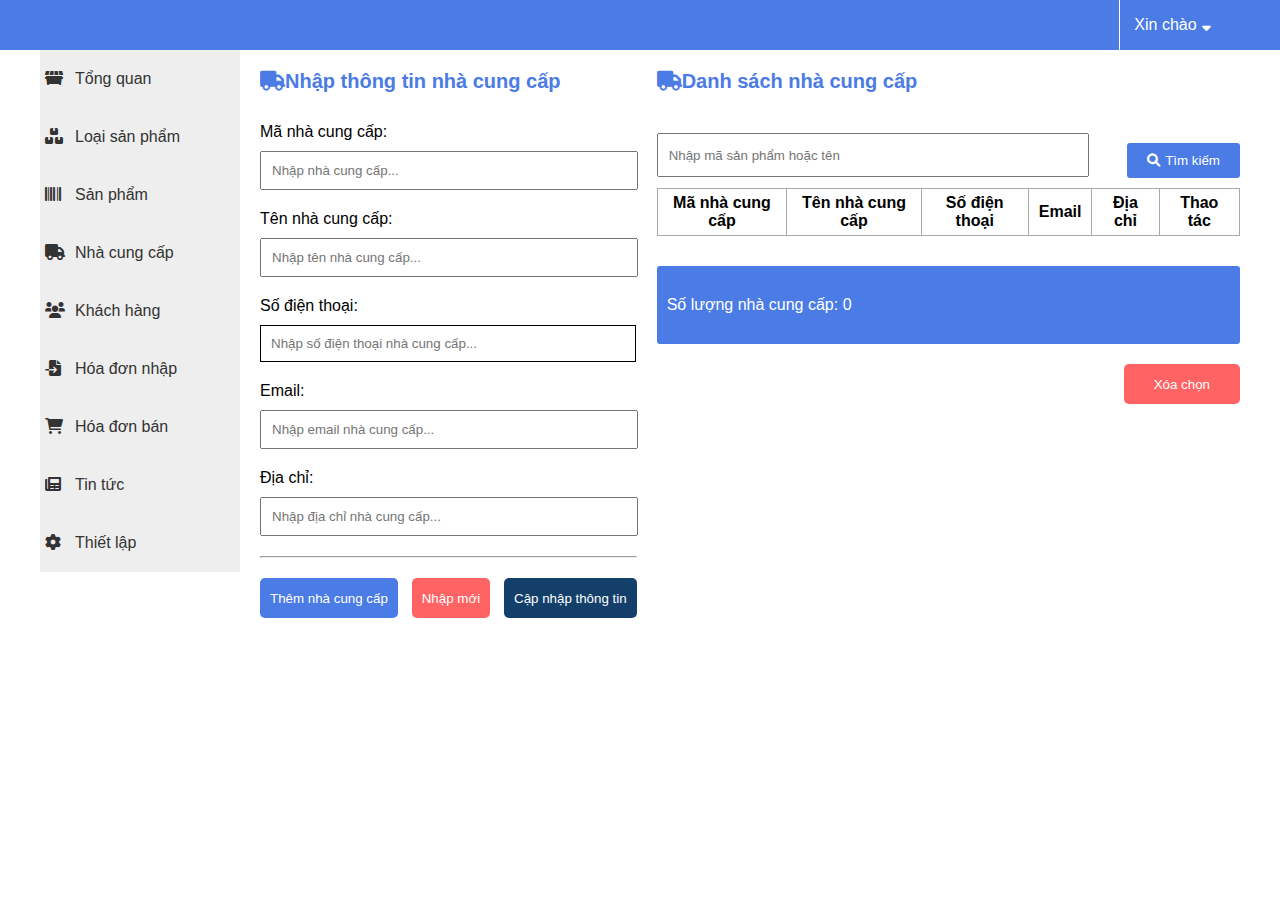
<file: admin/NhaCungCap.html>
<!DOCTYPE html>
<html lang="en">
<head>
    <meta charset="UTF-8">
    <meta http-equiv="X-UA-Compatible" content="IE=edge">
    <meta name="viewport" content="width=device-width, initial-scale=1.0">
    <link rel="stylesheet" href="../assets/css/SanPhamAD.css">
    <link rel="stylesheet" href="../assets/fontawesome-free-6.0.0-web/css/all.min.css">
    <title>Document</title>
</head>
<body>
    <div class="main">
        <header class="header">
            <div class="grid">
                <div class="grid__row header-grid">
                    <div class="welcome">
                        <p class="welcome-text">Xin chào<i class="fa-solid fa-sort-down"></i></p>
                        <div class="info">
                            <ul class="info-list">
                                <li class="info-item">
                                    <a href="#" class="info-link">
                                        <i class="fa-solid fa-user "></i>Tài khoản
                                    </a>
                                </li>
                                <li class="info-item">
                                    <a href="#" class="info-link">
                                        <i class="fa-solid fa-right-from-bracket"></i>Đăng xuất
                                    </a>
                                </li>
                            </ul>
                        </div>
                    </div>
                </div>
            </div>
        </header>
        <section class="content">
            <div class="grid">
                <div class="grid__row">
                    <div class="grid__col1">
                        <ul class="nav-list">
                            <li class="nav-item">
                                <a href="" class="nav-link">
                                    <i class="fa-solid fa-dumpster icons-nav"></i>Tổng quan
                                </a>
                            </li>
                            <li class="nav-item">
                                <a href="../admin/LoaiSP.html" class="nav-link">
                                    <i class="fa-solid fa-boxes-stacked icons-nav"></i>Loại sản phẩm
                                </a>
                            </li>
                            <li class="nav-item">
                                <a href="../admin/SanPham.html" class="nav-link">
                                    <i class="fa-solid fa-barcode icons-nav"></i>Sản phẩm
                                </a>
                            </li>
                            <li class="nav-item">
                                <a href="../admin/NhaCungCap.html" class="nav-link">
                                    <i class="fa-solid fa-truck icons-nav"></i>Nhà cung cấp
                                </a>
                            </li>
                            <li class="nav-item">
                                <a href="../admin/KhachHang.html" class="nav-link">
                                    <i class="fa-solid fa-users icons-nav"></i>Khách hàng
                                </a>
                            </li>
                            <li class="nav-item">
                                <a href="../admin/HoaDonNhap.html" class="nav-link">
                                    <i class="fa-solid fa-file-import icons-nav"></i>Hóa đơn nhập
                                </a>
                            </li>
                            <li class="nav-item">
                                <a href="../admin/HoaDonBan.html" class="nav-link">
                                    <i class="fa-solid fa-cart-shopping icons-nav"></i>Hóa đơn bán
                                </a>
                            </li>
                            <li class="nav-item">
                                <a href="" class="nav-link">
                                    <i class="fa-solid fa-newspaper icons-nav"></i>Tin tức
                                </a>
                            </li>
                            <li class="nav-item">
                                <a href="" class="nav-link">
                                    <i class="fa-solid fa-gear icons-nav"></i>Thiết lập
                                </a>
                            </li>
                        </ul>
                    </div>
                    <div class="grid__col11">
                        <div class="grid__row">
                            <div class="grid__col11-col4">
                                <div class="col4-infoadmin">
                                    <div class="col4-infoadmin-title">
                                        <h3><i class="fa-solid fa-truck"></i>Nhập thông tin nhà cung cấp</h3>
                                    </div>
                                    <form action="">
                                        <div class="input">
                                            <label for="">Mã nhà cung cấp:</label><br>
                                            <input type="text" placeholder="Nhập nhà cung cấp..." id="mancc">
                                        </div>
                                        <div class="input">
                                            <label for="">Tên nhà cung cấp:</label><br>
                                            <input type="text" placeholder="Nhập tên nhà cung cấp..." id ="tenncc">
                                        </div>
                                        <div class="input">
                                            <label for="">Số điện thoại:</label><br>
                                            <input type="text" placeholder="Nhập số điện thoại nhà cung cấp..." style="border: 1px solid;" id="sdt">
                                        </div>
                                        <div class="input">
                                            <label for="">Email:</label><br>
                                            <input type="email" placeholder="Nhập email nhà cung cấp..." id="email">
                                        </div>
                                        <div class="input">
                                            <label for="">Địa chỉ:</label><br>
                                            <input type="text" placeholder="Nhập địa chỉ nhà cung cấp..." id ="diachi">
                                        </div>
                                    </form>
                                    <hr style="margin-top: 20px; margin-bottom: 20px; background: #4B7BE5;">
                                    <div class="btn-product">
                                        <button class="add-product" onclick="ThemNhaCungCap()">Thêm nhà cung cấp</button>
                                        <button class="nhap-product" onclick="NhapMoi()">Nhập mới</button>
                                        <button class="update-product" onclick="CapNhap()">Cập nhập thông tin</button>
                                    </div>
                                </div>
                            </div>
                            <div class="grid__col11-col8">
                                <div class="col8-title">
                                    <h3><i class="fa-solid fa-truck"></i>Danh sách nhà cung cấp</h3>
                                </div>
                                <div class="col8-info">
                                    <div class="col8-input">
                                        <input type="text" placeholder="Nhập mã sản phẩm hoặc tên" style="width: 70%;padding: 0 10px; height: 40px; margin-top: 10px;">
                                        <button class="btn-search"><i class="fa-solid fa-magnifying-glass" style="margin-right: 5px;"></i>Tìm kiếm</button>
                                    </div>
                                    <!-- <div class="col8-info-list">
                                       
                                        <p style="text-align: center;">Mã nhà cung cấp</p>
                                        <p style="text-align: center;">Tên nhà cung cấp</p>
                                        <p style="text-align: center;">Số điện thoại</p>
                                        <p style="text-align: center;">Email</p>
                                        <p style="text-align: center;">Địa chỉ </p>
                                        <p style="text-align: center;">Thao tác</p>
                                    </div> -->
                                    <div class="table">
                                        <table>
                                            <thead>
                                                <tr>
                                                    <th>Mã nhà cung cấp</th>
                                                    <!-- <th>Hình ảnh</th> -->
                                                    <th>Tên nhà cung cấp</th>
                                                    <th>Số điện thoại</th>
                                                    <th>Email</th>
                                                    <th>Địa chỉ</th>
                                                    <th>Thao tác</th>
                                                </tr>
                                            </thead>
                                            <tbody id="listproduct">
                                                <!-- <tr>
                                                    <td>Xe máy</td>
                                                    <td></td>
                                                    <td>01</td>
                                                    <td>2000000</td>
                                                    <td>Iphone</td>
                                                    <td>Apple</td>
                                                    <td>
                                                        <i class="fas fa-trash-alt" title="Xóa"></i>
                                                    </td>
                                                </tr> -->
                                            </tbody>
                                        </table>
                                    </div>
                                    <div class="col8-info-thongke">
                                        <p>Số lượng nhà cung cấp: <span id="soluongncc"></span></p>
                                    </div>
                                    <button class="delete" onclick="XoaChon()">Xóa chọn</button>  
                                    <!-- <button onclick="SuaNcc(${x.mancc})"></button> -->
                                </div>
                            </div>
                        </div>
                    </div>
                </div>
            </div>
        </section>
    </div>
    <script>
        var list = JSON.parse(localStorage.getItem('nhacungcap')) || [];

        function ThemNhaCungCap(){
            var mancc = document.getElementById('mancc').value;
            var tenncc = document.getElementById('tenncc').value;
            var sdt = document.getElementById('sdt').value;
            var email = document.getElementById('email').value;
            var diachi = document.getElementById('diachi').value;
            var atdop = email.indexOf("@");
            var dot = email.lastIndexOf(".");
            

            if(mancc == null || mancc == ""){
                alert("Mã nhà cung cấp không được để trống ! Vui lòng nhập lại")
                return false;
            }
            else if(tenncc == null || tenncc == ""){
                alert("Tên nhà cung cấp không được để trống ! Vui lòng nhập lại")
                return false;
            }
            else if(sdt == "" || isNaN(sdt) || sdt <= 11 ){
                alert("Số điện thoại phải là kiểu số và không được lớn hơn 11 ! Vui lòng nhập lại")
                return false
            }
            else if(email == null || email == ""){
                alert("Email không được để trống ! Vui lòng nhập lại")
                return false;
            }
            else if(atdop < 1 || dot < 1 ){
                alert("Đây không phải là email")
                return false;
            }
            else if(diachi == null || diachi == ""){
                alert("Địa chỉ không được để trống ! Vui lòng nhập lại")
                return false;
            }

            for(x of list){
                if(x.mancc == mancc){
                    alert("Mã nhà cung cấp đã tồn tại! Vui lòng nhập lại")
                    return false;
                }
            }


            if(list == null) list = [];
            var ncc = {
                'mancc': mancc,
                'tenncc': tenncc,
                'sdt': sdt,
                'email': email,
                'diachi': diachi,
            }
            list.push(ncc);
            localStorage.setItem('nhacungcap', JSON.stringify(list));
            alert("Thêm thành công")
            location.reload();
        }

        function loaddata() {
            let str = "";
            let sl = 0;
            for(x of list) {
                sl++
                str += `<tr>
                            <td>${x.mancc}</td>
                            <td>${x.tenncc}</td>
                            <td>${x.sdt}</td>
                            <td>${x.email}</td>
                            <td>${x.diachi}</td>
                            <td>
                                <i class="fa-solid fa-pen-to-square"  onclick="SuaNcc('${x.mancc}')"></i>
                                <i class="fa-solid fa-trash-can" onclick="Xoancc('${x.mancc}')"></i>
                            </td>
                        </tr>`;
            }
            document.getElementById('listproduct').innerHTML = str;
            document.getElementById('soluongncc').innerHTML = sl;
        }
        loaddata();

        function NhapMoi(){
            var mancc = document.getElementById('mancc').value = "";
            var tenncc = document.getElementById('tenncc').value = "";
            var sdt = document.getElementById('sdt').value = "";
            var email = document.getElementById('email').value = "";
            var diachi = document.getElementById('diachi').value = "";
        }

        function SuaNcc(mancc){
            for(x of list) {
                if(x.mancc == mancc) {
                    document.getElementById('mancc').value = x.mancc;
                    document.getElementById('tenncc').value = x.tenncc;
                    document.getElementById('sdt').value = x.sdt;
                    document.getElementById('email').value = x.email;
                    document.getElementById('diachi').value = x.diachi;
                }
            }
        }

        function Xoancc(mancc){
            if(confirm("Bạn có muốn xóa nhà cung cấp")){
                var index = list.findIndex(function(x){
                    return x.mancc == mancc 
                })
                if(index >= 0){
                    list.splice(index,1)
                }
                localStorage.setItem('nhacungcap', JSON.stringify(list));
                location.reload();
            }
        }

        function CapNhap(){
            // alert("hi")
            var mancc = document.getElementById('mancc').value;
            var tenncc = document.getElementById('tenncc').value;
            var sdt = document.getElementById('sdt').value;
            var email = document.getElementById('email').value;
            var diachi = document.getElementById('diachi').value;
            var atdop = email.indexOf("@");
            var dot = email.lastIndexOf(".");
            var ok = true;

            if(mancc == null || mancc == ""){
                alert("Mã nhà cung cấp không được để trống ! Vui lòng nhập lại")
                return false;
            }
            else if(tenncc == null || tenncc == ""){
                alert("Tên nhà cung cấp không được để trống ! Vui lòng nhập lại")
                return false;
            }
            else if(sdt == "" || isNaN(sdt) || sdt <= 11 ){
                alert("Số điện thoại phải là kiểu số và không được lớn hơn 11 ! Vui lòng nhập lại")
                return false
            }
            else if(email == null || email == ""){
                alert("Email không được để trống ! Vui lòng nhập lại")
                return false;
            }
            else if(atdop < 1 || dot < 1 ){
                alert("Đây không phải là email")
                return false;
            }
            else if(diachi == null || diachi == ""){
                alert("Địa chỉ không được để trống ! Vui lòng nhập lại")
                return false;
            }

            for(x of list) {
                if(x.mancc == mancc){
                    // x.mancc = mancc;
                    x.tenncc = tenncc;
                    x.sdt = sdt;
                    x.email = email;
                    x.diachi = diachi;
                    ok = false;
                    break;
                }
            }
            if(ok == false){
                alert("Cập nhập thành công")
                localStorage.setItem("nhacungcap", JSON.stringify(list))
                location.reload();
            }
            else{
                alert("Cập nhập thông tin thất bại")
            }
        }


        function XoaChon(){
            alert("Bạn có muốn xóa không")
            localStorage.setItem("nhacungcap", null) 
            location.reload();
            
        }

    </script>
</body>
</html>
</file>
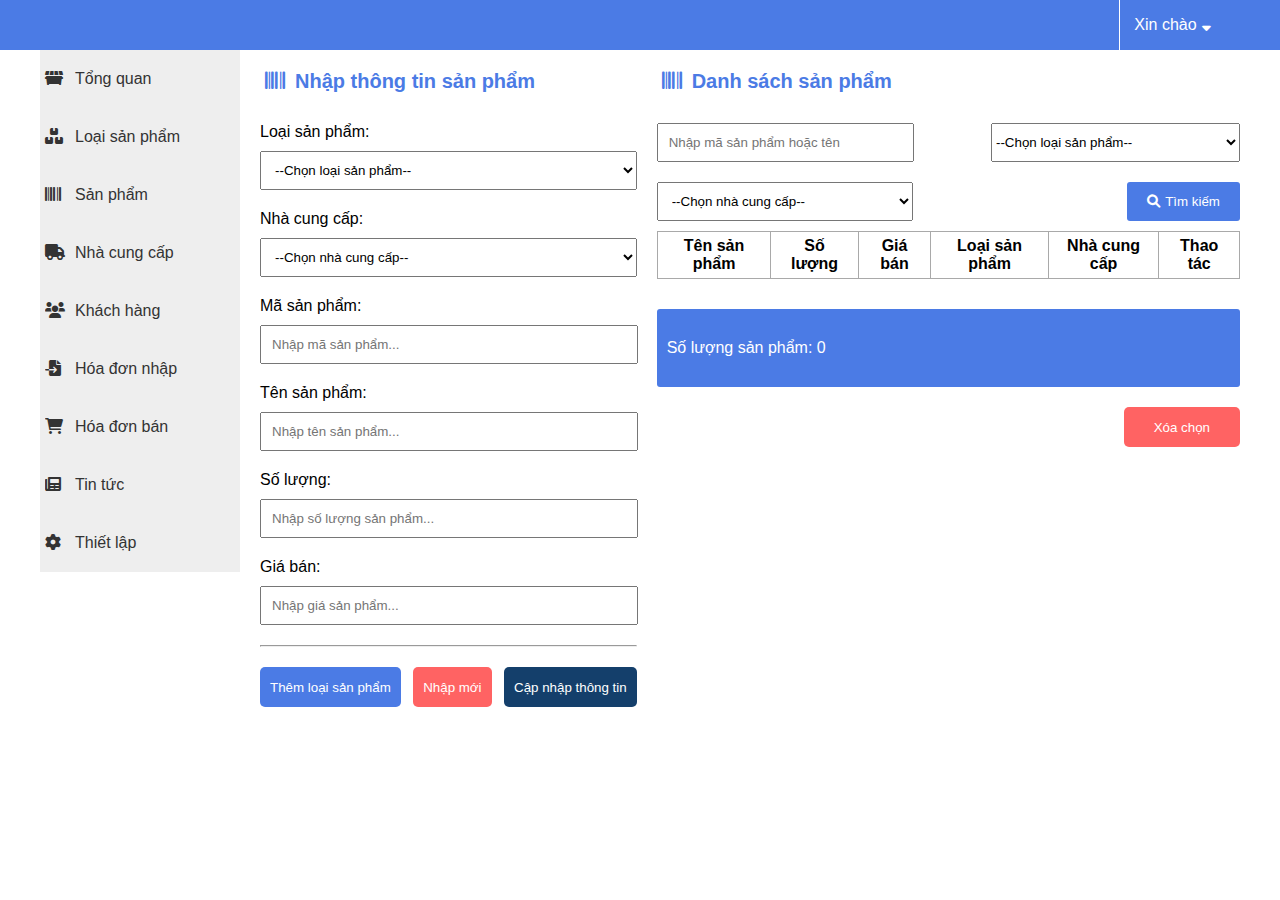
<file: admin/SanPham.html>
<!DOCTYPE html>
<html lang="en">
<head>
    <meta charset="UTF-8">
    <meta http-equiv="X-UA-Compatible" content="IE=edge">
    <meta name="viewport" content="width=device-width, initial-scale=1.0">
    <link rel="stylesheet" href="../assets/css/SanPhamAD.css">
    <link rel="stylesheet" href="../assets/fontawesome-free-6.0.0-web/css/all.min.css">
    <title>Document</title>
</head>
<body>
    <div class="main">
        <header class="header">
            <div class="grid">
                <div class="grid__row header-grid">
                    <div class="welcome">
                        <p class="welcome-text">Xin chào<i class="fa-solid fa-sort-down"></i></p>
                        <div class="info">
                            <ul class="info-list">
                                <li class="info-item">
                                    <a href="#" class="info-link">
                                        <i class="fa-solid fa-user "></i>Tài khoản
                                    </a>
                                </li>
                                <li class="info-item">
                                    <a href="#" class="info-link">
                                        <i class="fa-solid fa-right-from-bracket"></i>Đăng xuất
                                    </a>
                                </li>
                            </ul>
                        </div>
                    </div>
                </div>
            </div>
        </header>
        <section class="content">
            <div class="grid">
                <div class="grid__row">
                    <div class="grid__col1">
                        <ul class="nav-list">
                            <li class="nav-item">
                                <a href="" class="nav-link">
                                    <i class="fa-solid fa-dumpster icons-nav"></i>Tổng quan
                                </a>
                            </li>
                            <li class="nav-item">
                                <a href="../admin/LoaiSP.html" class="nav-link">
                                    <i class="fa-solid fa-boxes-stacked icons-nav"></i>Loại sản phẩm
                                </a>
                            </li>
                            <li class="nav-item">
                                <a href="../admin/SanPham.html" class="nav-link">
                                    <i class="fa-solid fa-barcode icons-nav"></i>Sản phẩm
                                </a>
                            </li>
                            <li class="nav-item">
                                <a href="../admin/NhaCungCap.html" class="nav-link">
                                    <i class="fa-solid fa-truck icons-nav"></i>Nhà cung cấp
                                </a>
                            </li>
                            <li class="nav-item">
                                <a href="../admin/KhachHang.html" class="nav-link">
                                    <i class="fa-solid fa-users icons-nav"></i>Khách hàng
                                </a>
                            </li>
                            <li class="nav-item">
                                <a href="../admin/HoaDonNhap.html" class="nav-link">
                                    <i class="fa-solid fa-file-import icons-nav"></i>Hóa đơn nhập
                                </a>
                            </li>
                            <li class="nav-item">
                                <a href="../admin/HoaDonBan.html" class="nav-link">
                                    <i class="fa-solid fa-cart-shopping icons-nav"></i>Hóa đơn bán
                                </a>
                            </li>
                            <li class="nav-item">
                                <a href="" class="nav-link">
                                    <i class="fa-solid fa-newspaper icons-nav"></i>Tin tức
                                </a>
                            </li>
                            <li class="nav-item">
                                <a href="" class="nav-link">
                                    <i class="fa-solid fa-gear icons-nav"></i>Thiết lập
                                </a>
                            </li>
                        </ul>
                    </div>
                    <div class="grid__col11">
                        <div class="grid__row">
                            <div class="grid__col11-col4">
                                <div class="col4-infoadmin">
                                    <div class="col4-infoadmin-title">
                                        <h3><i class="fa-solid fa-barcode icons-nav"></i>Nhập thông tin sản phẩm</h3>
                                    </div>
                                    <form action="">
                                        <div class="input-type">
                                            <label for="">Loại sản phẩm:</label><br>
                                            <select name="" id="loaisp">
                                                <option value="choose">--Chọn loại sản phẩm--</option>
                                                <optgroup label="Điện thoại"></optgroup>
                                                <option value="Điện thoại">--Chọn loại sản phẩm--</option>
                                                <option value="Điện thoại">Iphone 7 plus</option>
                                                <option value="Điện thoại">Oppo A37</option>
                                                <option value="Điện thoại">Xiaomi Redmi Note 11</option>
                                                <option value="Điện thoại">IP XS Max</option>
                                                <option value="Điện thoại">SamSung Galaxy S22</option>
                                                <optgroup label="Tai nghe"></optgroup>
                                                <option value="Tai nghe">Bluetooth AirPods 3 Apple MME73</option>
                                                <option value="Tai nghe">Bluetooth True Wireless OPPO ENCO </option>
                                                <option value="Tai nghe">Bluetooth Chụp tai Kannen K6</option>
                                                <option value="Tai nghe">Mozard Flex4</option>
                                                <option value="Tai nghe">Bluetooth 1 Bên Mozard</option>
                                                <optgroup label="Sạc"></optgroup>
                                                <option value="Sạc">AVA + LJ JP199</option>
                                                <option value="Sạc">Xmobile Gram 6S </option>
                                                <option value="Sạc">OPPO PBT02</option>
                                            </select>
                                        </div>
                                        <div class="input-supplier">
                                            <label for="">Nhà cung cấp:</label><br>
                                            <select name="" id="ncc">
                                                <option value="choose">--Chọn nhà cung cấp--</option>
                                                <option value="Appel">Apple</option>
                                                <option value="SamSung">SamSung</option>
                                                <option value="OPPO">OPPO</option>
                                                <option value="Xiaomi">Xiaomi</option>
                                            </select>
                                        </div>
                                        <div class="input">
                                            <label for="">Mã sản phẩm:</label><br>
                                            <input type="text" id="masp"  placeholder="Nhập mã sản phẩm...">
                                        </div>
                                        <div class="input">
                                            <label for="">Tên sản phẩm:</label><br>
                                            <input type="text" id="tensp" placeholder="Nhập tên sản phẩm...">
                                        </div>
                                        <!-- <div class="input">
                                            <label for="">Hình ảnh:</label><br>
                                            <input type="file" id="img" placeholder="Nhập tên sản phẩm..." style="border: 1px solid;">
                                        </div> -->
                                        <div class="input">
                                            <label for="">Số lượng:</label><br>
                                            <input type="number" id="soluong" placeholder="Nhập số lượng sản phẩm...">
                                        </div>
                                        <div class="input">
                                            <label for="">Giá bán:</label><br>
                                            <input type="text" id="gia" placeholder="Nhập giá sản phẩm...">
                                        </div>
                                    </form>
                                    <hr style="margin-top: 20px; margin-bottom: 20px; background: #4B7BE5;">
                                    <div class="btn-product">
                                        <button class="add-product" onclick=" addsp()" >Thêm loại sản phẩm</button>
                                        <button class="nhap-product" onclick = "Nhapmoi()">Nhập mới</button>
                                        <button class="update-product" onclick = "CapNhap()">Cập nhập thông tin</button>
                                    </div>
                                </div>
                            </div>
                            <div class="grid__col11-col8">
                                <div class="col8-title">
                                    <h3><i class="fa-solid fa-barcode icons-nav"></i>Danh sách sản phẩm</h3>
                                </div>
                                <div class="col8-info">
                                    <div class="col8-input">
                                        <input type="text" placeholder="Nhập mã sản phẩm hoặc tên">
                                        <select name="" id="">
                                            <option value="choose">--Chọn loại sản phẩm--</option>
                                            <optgroup label="Điện thoại"></optgroup>
                                            <option value="Điện thoại">--Chọn loại sản phẩm--</option>
                                            <option value="Điện thoại">Iphone 7 plus</option>
                                            <option value="Điện thoại">Oppo A37</option>
                                            <option value="Điện thoại">Xiaomi Redmi Note 11</option>
                                            <option value="Điện thoại">IP XS Max</option>
                                            <option value="Điện thoại">SamSung Galaxy S22</option>
                                            <optgroup label="Tai nghe"></optgroup>
                                            <option value="Tai nghe">Bluetooth AirPods 3 Apple MME73</option>
                                            <option value="Tai nghe">Bluetooth True Wireless OPPO ENCO </option>
                                            <option value="Tai nghe">Bluetooth Chụp tai Kannen K6</option>
                                            <option value="Tai nghe">Mozard Flex4</option>
                                            <option value="Tai nghe">Bluetooth 1 Bên Mozard</option>
                                            <optgroup label="Sạc"></optgroup>
                                            <option value="Sạc">AVA + LJ JP199</option>
                                            <option value="Sạc">Xmobile Gram 6S </option>
                                            <option value="Sạc">OPPO PBT02</option>
                                        </select>
                                        <select name="" id="" class="seclectncc">
                                            <option value="Chọn nhà cung cấp">--Chọn nhà cung cấp--</option>
                                            <option value="Appel">Apple</option>
                                            <option value="SamSung">SamSung</option>
                                            <option value="OPPO">OPPO</option>
                                            <option value="Xiaomi">Xiaomi</option>
                                        </select>
                                        <button class="btn-search"><i class="fa-solid fa-magnifying-glass" style="margin-right: 5px;"></i>Tìm kiếm</button>
                                    </div>
                                    <div class="table">
                                        <!-- <input type="checkbox"> -->
                                        <!-- <p>Mã sản phẩm</p>
                                        <p>Tên sản phẩm</p>
                                        <p>Hình ảnh</p>
                                        <p>Số lượng</p>
                                        <p>Giá bán</p>
                                        <p>Loại sản phẩm</p>
                                        <p>Nhà cung cấp</p>
                                        <p>Thao tác</p> -->
                                        <table>
                                            <thead>
                                                <tr>
                                                    <th>Tên sản phẩm</th>
                                                    <!-- <th>Hình ảnh</th> -->
                                                    <th>Số lượng</th>
                                                    <th>Giá bán</th>
                                                    <th>Loại sản phẩm</th>
                                                    <th>Nhà cung cấp</th>
                                                    <th>Thao tác</th>
                                                </tr>
                                            </thead>
                                            <tbody id="listproduct">
                                                <!-- <tr>
                                                    <td>Xe máy</td>
                                                    <td></td>
                                                    <td>01</td>
                                                    <td>2000000</td>
                                                    <td>Iphone</td>
                                                    <td>Apple</td>
                                                    <td>
                                                        <i class="fas fa-trash-alt" title="Xóa"></i>
                                                    </td>
                                                </tr> -->
                                            </tbody>
                                        </table>
                                    </div>
                                    <div class="col8-info-thongke">
                                        <p>Số lượng sản phẩm: <span id="soluong">0</span></p>
                                    </div>
                                    <button class="delete" onclick="XoaChon()">Xóa chọn</button>  
                                </div>
                            </div>
                        </div>
                    </div>
                </div>
            </div>
        </section>
    </div>
    <script>
        var list = JSON.parse(localStorage.getItem('sanpham')) || [];
        function addsp(){
            var loaisp = document.getElementById('loaisp').value;
            var ncc = document.getElementById('ncc').value;
            var masp = document.getElementById('masp').value;
            var tensp = document.getElementById('tensp').value;
            var soluong = document.getElementById('soluong').value;
            var giaban = document.getElementById('gia').value;
            var number = /^[0-9]+$/;

            if(loaisp == 'choose'){
                alert('Vui lòng chọn loại sản phẩm !')
                return false
            }
            else if (ncc == 'choose'){
                alert('Vui lòng chọn nhà cung cấp!')
                return false
            }
            else if(masp == null || masp == ""){
                var d = new Date();
                masanpham = Number(d);
            }
            else if(!masp.match(number) || masp.lenght > 5){
                alert('Mã sản phẩm phải là kiểu số và độ dài k được vượt quá 5 kí tự!')
                return false
            }
            else if(tensp == ""){
                alert('Vui lòng nhập tên sản phẩm!')
                return false
            }
            else if(soluong < 0){
                alert('Số lượng phải lớn hơn 0! Vui lòng nhập lại')
                return false
            }
            else if (giaban < 0 ){
                alert('Giá bán phải lớn hơn 0! Vui lòng nhập lại')
                return false
            }
            else{
                for (var x of list){
                    if(x.masp == masp){
                        alert('Mã sản phẩm đã tồn tại')
                        return false
                    }
                }
            }

            if(list == null) list = [];
            var loaiproduct = {
                'tensp': tensp,
                'soluong': soluong,
                'giaban': giaban,
                'loaisp': loaisp,
                'ncc': ncc,
                'masp': masp
            };
            list.push(loaiproduct)
            localStorage.setItem('sanpham', JSON.stringify(list));
            alert('Thêm thành công')
            location.reload();
        }

        function hienthi(){
            var sl = 0;
            var str = "";
            // list.sort();
            for(var x of list){
                console.log(x.tensp)
                // console.log(x)
                // debugger
                sl ++;
                str += `<tr>
                            <td>`+x.tensp+`</td>
                            <td>`+x.soluong+` </td>
                            <td>`+x.giaban+`</td>
                            <td>`+x.loaisp+`</td>
                            <td>`+x.ncc+`</td>
                            <td>
                                <i class="fa-solid fa-pen-to-square" title= "Sửa" onclick="SuaSanPham(`+x.masp+`)"></i>
                                <i class="fas fa-trash-alt" title="Xóa" onclick="xoasp(`+x.masp+`)"></i>
                            </td>
                        </tr>
                `;
            }
            
            document.getElementById('listproduct').innerHTML = str;
            document.getElementById('soluong').innerHTML = sl;
        }
        hienthi()

        function xoasp(masp){
            if(confirm("Bạn muốn xóa!")){
                var index = list.findIndex(x => x.masp == masp)
                if (index >= 0){
                    list.splice(index, 1)
                }
                hienthi()
                localStorage.setItem('sanpham', JSON.stringify(list))
                location.reload();
            }
        }

        function Nhapmoi(){
            var loaisp = document.getElementById('loaisp').value = "choose";
            var ncc = document.getElementById('ncc').value ="choose"
            var masp = document.getElementById('masp').value = ""
            var tensp = document.getElementById('tensp').value = ""
            var soluong = document.getElementById('soluong').value = ""
            var giaban = document.getElementById('gia').value =""
        }

        function SuaSanPham(masp){
            for(x of list){
                if(x.masp == masp){
                    var loaisp = document.getElementById('loaisp').value = x.loaisp
                    var ncc = document.getElementById('ncc').value = x.ncc
                    var masp = document.getElementById('masp').value = x.masp;
                    var tensp = document.getElementById('tensp').value = x.tensp
                    var soluong = document.getElementById('soluong').value = x.soluong;
                    var giaban = document.getElementById('gia').value = x.giaban;
                }
            }
        }

        function CapNhap(){
            var loaisp = document.getElementById('loaisp').value 
            var ncc = document.getElementById('ncc').value 
            var masp = document.getElementById('masp').value 
            var tensp = document.getElementById('tensp').value 
            var soluong = document.getElementById('soluong').value 
            var giaban = document.getElementById('gia').value 
            var ok = true;

            if(tensp == null || tensp == ""){
                alert("Tên sản phẩm không được để trống ! Vui lòng nhập lại")
                return false;
            }
            else if(loaisp == 'choose'){
                alert("Vui lòng chọn loại sản phẩm")
                return false;
            }
            else if(ncc == 'choose'){
                alert("Vui lòng chọn nhà cung cấp")
                return false;
            }
            else if(soluong< 0){
                alert("Số lượng phải lớn hơn 0! Vui lòng nhập lại")
                return false;
            }
            else if(giaban< 0){
                alert("Gía bán phải lớn hơn 0! Vui lòng nhập lại");
            }

            for(x of list){
                if(x.masp == masp){
                    x.loaisp = loaisp;
                    x.ncc = ncc;
                    x.tensp = tensp;
                    x.soluong = soluong;
                    x.giaban = giaban;
                    ok = false;
                    break;
                }
            }
            if(ok == false){
                alert("Cập nhập thông tin thành công")
                localStorage.setItem("sanpham", JSON.stringify(list))
                location.reload();
            }
            else{
                alert("Cập nhập thông tin thất bại")
            }
        }

        function XoaChon(){
            alert("Bạn có muốn xóa không")
            localStorage.setItem("sanpham", null) 
            location.reload();
            
        }

    </script>
</body>
</html>
</file>
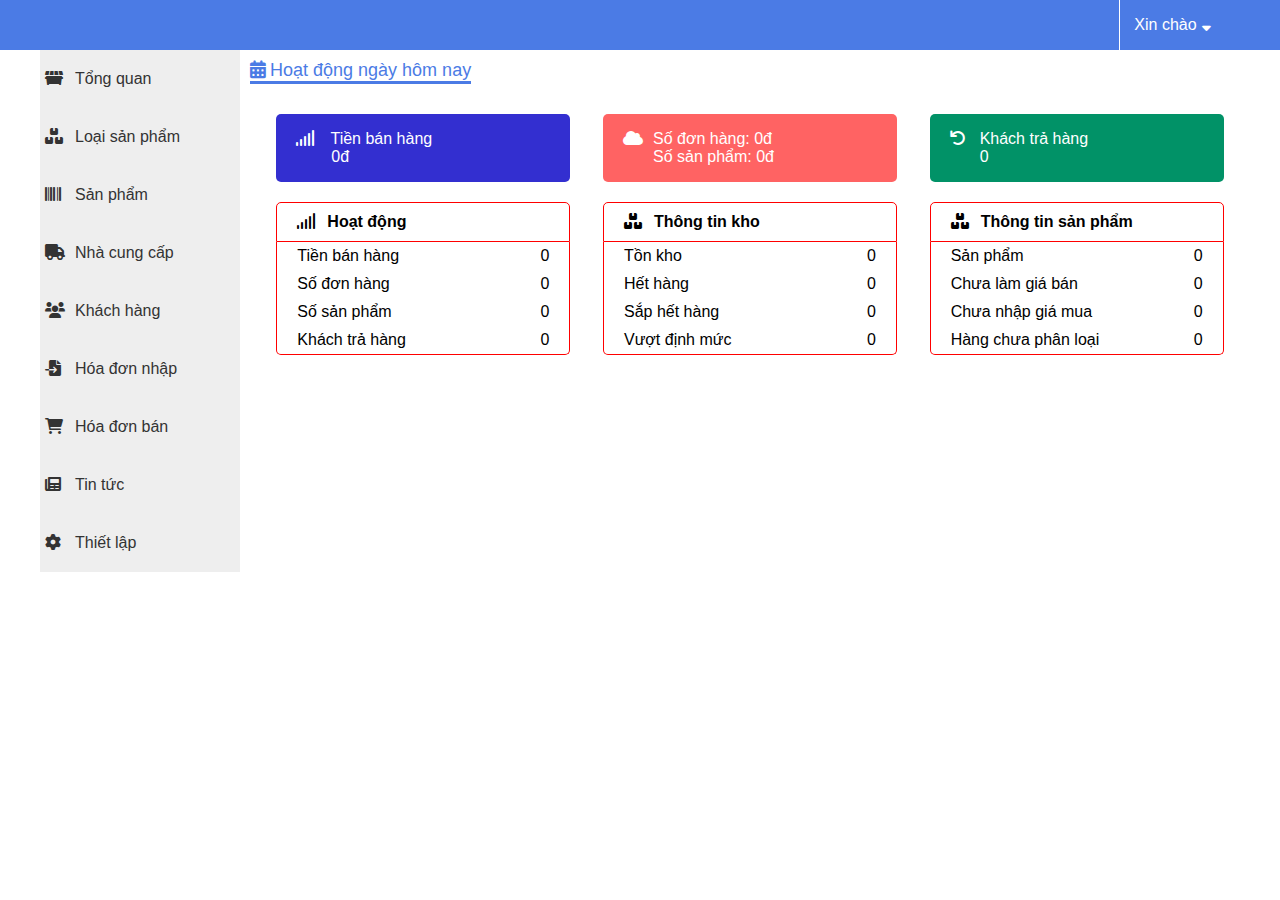
<file: admin/Tongquan.html>
<!DOCTYPE html>
<html lang="en">
<head>
    <meta charset="UTF-8">
    <meta http-equiv="X-UA-Compatible" content="IE=edge">
    <meta name="viewport" content="width=device-width, initial-scale=1.0">
    <link rel="stylesheet" href="../assets/css/TongQuanAD.css">
    <link rel="stylesheet" href="../assets/fontawesome-free-6.0.0-web/css/all.min.css">
    <title>Document</title>
</head>
<body>
    <div class="main">
        <header class="header">
            <div class="grid">
                <div class="grid__row header-grid">
                    <div class="welcome">
                        <p class="welcome-text">Xin chào<i class="fa-solid fa-sort-down"></i></p>
                        <div class="info">
                            <ul class="info-list">
                                <li class="info-item">
                                    <a href="#" class="info-link">
                                        <i class="fa-solid fa-user "></i>Tài khoản
                                    </a>
                                </li>
                                <li class="info-item">
                                    <a href="../admin/login.html" class="info-link">
                                        <i class="fa-solid fa-right-from-bracket"></i>Đăng xuất
                                    </a>
                                </li>
                            </ul>
                        </div>
                    </div>
                </div>
            </div>
        </header>
        <section class="content">
            <div class="grid">
                <div class="grid__row">
                    <div class="grid__col1">
                        <ul class="nav-list">
                            <li class="nav-item">
                                <a href="" class="nav-link">
                                    <i class="fa-solid fa-dumpster icons-nav"></i>Tổng quan
                                </a>
                            </li>
                            <li class="nav-item">
                                <a href="../admin/LoaiSP.html" class="nav-link">
                                    <i class="fa-solid fa-boxes-stacked icons-nav"></i>Loại sản phẩm
                                </a>
                            </li>
                            <li class="nav-item">
                                <a href="../admin/SanPham.html" class="nav-link">
                                    <i class="fa-solid fa-barcode icons-nav"></i>Sản phẩm
                                </a>
                            </li>
                            <li class="nav-item">
                                <a href="../admin/NhaCungCap.html" class="nav-link">
                                    <i class="fa-solid fa-truck icons-nav"></i>Nhà cung cấp
                                </a>
                            </li>
                            <li class="nav-item">
                                <a href="../admin/KhachHang.html" class="nav-link">
                                    <i class="fa-solid fa-users icons-nav"></i>Khách hàng
                                </a>
                            </li>
                            <li class="nav-item">
                                <a href="../admin/HoaDonNhap.html" class="nav-link">
                                    <i class="fa-solid fa-file-import icons-nav"></i>Hóa đơn nhập
                                </a>
                            </li>
                            <li class="nav-item">
                                <a href="../admin/HoaDonBan.html" class="nav-link">
                                    <i class="fa-solid fa-cart-shopping icons-nav"></i>Hóa đơn bán
                                </a>
                            </li>
                            <li class="nav-item">
                                <a href="" class="nav-link">
                                    <i class="fa-solid fa-newspaper icons-nav"></i>Tin tức
                                </a>
                            </li>
                            <li class="nav-item">
                                <a href="" class="nav-link">
                                    <i class="fa-solid fa-gear icons-nav"></i>Thiết lập
                                </a>
                            </li>
                        </ul>
                    </div>
                    <div class="grid__col11">
                        <div class="title">
                            <h2><i class="fa-solid fa-calendar-days"></i>Hoạt động ngày hôm nay</h2>
                        </div>
                        <div class="info-content">
                            <div class="info-day" style="background: #332FD0;">
                                <p><i class="fa-solid fa-signal icons-info"></i>
                                    Tiền bán hàng<br>
                                    <span style="margin-left: 35px;">0đ</span>
                                </p>
                            </div>
                            <div class="info-day" style="background: #FF6363;">
                                <p ><i class="fa-solid fa-cloud icons-info"></i>Số đơn hàng: 0đ<br>
                                    <span>Số sản phẩm: 0đ</span>
                                </p>
                            </div>
                            <div class="info-day" style="background: #019267;">
                                <p><i class="fa-solid fa-arrow-rotate-left icons-info"></i>Khách trả hàng<br>
                                    <span>0</span>
                                </p>
                            </div>
                        </div>
                        <div class="info-content">
                            <div class="info-day2">
                                <div class="info-day2-title">
                                    <p><i class="fa-solid fa-signal"></i>Hoạt động</p>
                                </div>
                                <div class="info-days-i4">
                                    <p>Tiền bán hàng<span>0</span></p>
                                    <p>Số đơn hàng<span>0</span></p>
                                    <p>Số sản phẩm<span>0</span></p>
                                    <p>Khách trả hàng<span>0</span></p>
                                </div>
                            </div>
                            <div class="info-day2">
                                <div class="info-day2-title">
                                    <p><i class="fa-solid fa-boxes-stacked " style="width: 30px;"></i>Thông tin kho</p>
                                </div>
                                <div class="info-days-i4">
                                    <p>Tồn kho<span>0</span></p>
                                    <p>Hết hàng<span>0</span></p>
                                    <p>Sắp hết hàng<span>0</span></p>
                                    <p>Vượt định mức<span>0</span></p>
                                </div>
                            </div>
                            <div class="info-day2">
                                <div class="info-day2-title">
                                    <p><i class="fa-solid fa-boxes-stacked" style="width: 30px;"></i>Thông tin sản phẩm</p>
                                </div>
                                <div class="info-days-i4">
                                    <p>Sản phẩm<span>0</span></p>
                                    <p>Chưa làm giá bán<span>0</span></p>
                                    <p>Chưa nhập giá mua<span>0</span></p>
                                    <p>Hàng chưa phân loại<span>0</span></p>
                                </div>
                            </div>
                        </div>
                    </div>
                </div>
            </div>
        </section>
    </div>
    <script>
        // const logout = document.querySelector('.')
    </script>
</body>

</html>
</file>
<file: assets/css/header.css>
:root{
    --white-color : #fff;
    --black-color : #333;
    --darkgray-color : #ccc;
    --blue-color : #1784bf;
    --red-color: #f6422e;
    --orange-color: #fc5a32;
    --header-red: rgba(238, 0, 51, 1);
}


.header{
    height: 130px;
    background-color: var(--header-red);
    /* background-image: linear-gradient(0, #fc5a32, #f6422e); */
}
.header_navbar{
    display: flex;
    justify-content: space-between;
    height: 40px;
    
    
}
.header_navbar-list{
    padding-left: 0;
    margin: 10px 0;
    position: relative;
}
.header_navbar-item{
    display: inline-block;
    margin: 0 8px;
    min-height: 26px;
}
.header_navbar-item-link{
    text-decoration: none;
    color: var(--white-color);
    font-weight: 400;
    font-size: 14px;
    background-color: var(--header-red);
    border: none;
    cursor: pointer;
}
.header_navbar-item-icons{
    font-size: 16px;
    padding: 0 4px;
}

.header_navbar-item-sepera > a{
    color: #fffffc;
    font-weight: 600;
    font-size: 14px;
}
.header_navbar-item-icons:hover,
.header_navbar-item:hover .header_navbar-item-link{
    color: rgba(255, 255, 255, 0.7);
}
.header_navbar-item-hover:hover .header_navbar-item-link{
    cursor: pointer;
    color: var(--white-color);
}
.header_navbar-list:nth-child(2){
    position: relative;
}
.hoverbell:hover .bell{
    display: block;
}
.hoverbell::after{
    content: "";
    display: block;
    position: absolute;
    width: 55%;
    height: 15px;
    /* background-color: #fff; */
    top: 100%;
    left: 8px;
}
.bell{
    position: absolute;
    background-color: var(--white-color);
    z-index: 10;
    top: 160%;
    box-shadow: 0 1px 2px 0 rgb(0 0 0 / 25%);
    width: 55%;
    display: none;
    z-index: 31;
}
.bell-list{
    list-style-type: none;
    /* padding: 5px 10px; */
    line-height: 20px;
    
}
.bell-link:hover{
    background-color: var(--darkgray-color);
    display: block;
}
.bell-link{
    text-decoration: none;
    color: #333;
    display: block;
    padding: 5px 10px;
}
.header_two{
    display: flex;
    justify-content: space-between;
    align-items: center;
}
.header_two-img{
    width: 250px;
    height: 90px;
    flex: 1;
}

.header_two-img-logo{
    width: 100%;
    height: 100%;
    object-fit: contain;
    
}
.header_two-search{
    flex: 4;
    align-self: center;
    display: flex;
    
}
.header_two-search-input{
    width: 93%;
    height: 40px;
    padding: 0 0 0 12px;
    margin: 0 0 0 48px;
    position: relative;
    border: none;
    outline: none;
    border-radius: 3px 3px 0 0;
}
.header_two-search div{
    width: 100%;
}
.header_two-search-btn{
    height: 40px;
    width: 60px;
    position: relative;
    right: 8px;
    background-color: var(--black-color);
    border: none;
    outline: none;
    cursor: pointer;
    border-radius: 0 3px 0 0;
    margin: 0;
}
.header_two-search-btn-i{
    font-size: 24px;
    color: var(--white-color);
    
}
.header__two-search-wrap{
    position: relative;
}
.header_two-search-input:focus ~ .history{
    display: block;
}
.history{
    position: absolute;
    background-color: var(--white-color);
    top: 100%;
    left: 48px;
    margin-top: 1px;
    border-radius: 0 0 3px 3px;
    box-shadow: 0 1px 2px 0 rgb(0 0 0 / 25%);
    display: none;
    z-index: 20;
}
.history-heading{
    font-weight: 400;
    font-size: 18px;
    color: var(--darkgray-color);
    padding: 5px 20px;
    background-color: #f8f9fa;
}
.history-list{
    margin-bottom: 5px;
}
.history-item{
    list-style:  none;
    
}
.history-item a{
    text-decoration: none;
    font-size: 15px;
    display: block;
    padding: 3px 20px;
    color: #333;
}
.history-item:hover a{
    background-color: #f8f9fa;
}
.header_two-cart{
    flex: 1;
    align-self: center;
}
.header_two-cart-i{
    margin: 0 64px;
    font-size: 32px;
    color: var(--white-color);
}
.header_two-cart-i:hover{
    opacity: 0.5;
}

 .header_three{
    background-color: #333;
    height: 45px;
}
.header__nav{
    position: sticky;
    position: -webkit-sticky;
    top: 0;
    z-index: 2;
}
.navbar-list{
    display: flex;
    justify-content: space-around;
}
.navbar-item{
    list-style: none;
    line-height: 45px;
    padding-left: 14px;
    padding-right: 14px;
    position: relative;
    
}
.navbar-item:hover .navbar-link{
    color: #fff000;
}
.navbar-link{
    text-decoration: none;
    color: var(--white-color);
    font-size: 15px;
    font-weight: bold;
}
.fa-angle-down{
    font-size: 12px;
    padding-left: 5px;
    padding-right: 5px;
}
.icons-frist{
    font-size: 16px;
    padding-right: 5px;
}
.subnav{
    display: none;
    width: 140%;
    position: absolute;
    z-index: 2;
    background: #fff;
    box-shadow: 0 0 10px rgba(0, 0, 0, 0.8);
}
.subnav-item:hover > .subnav-phone-list,
.navbar-item:hover > .subnav{
    display: block;
}

.subnav-phone-brand-link:hover{
    color: #cd1818;
}
.subnav-item{
    list-style: none;
    height: 38px;
    line-height: 28px;
    padding: 5px 0;
}
.subnav-link{
    text-decoration: none;
    color: #404040;
    font-size: 14px;
    
}
.icons-subnav{
    padding-left: 10px;
    padding-right: 10px;
    font-size: 20px;
    display: block;
    width: 40px;
}
.icons-subnav-right{
    float: right;
    font-size: 12px;
    margin-right: 10px;
    padding: 8px 0;
}
.subnav-item:hover .subnav-link{
    color: #f6422e;
    font-weight: bold;
}
.subnav-phone-list{
    display: none;
}
.subnav-phone-item{
    width: 50%;
    list-style: none;
}
.subnav-phone{
    height: 100%;
    padding: 5px 0;
    width: 500px;
    position: absolute;
    background: #fff;
    left: 100%;
    top: 0;
    box-shadow: 0 0 10px rgba(0, 0, 0, 0.2);
}
.subnav-phone-brand{
    margin-left: 10px;
    margin-right: 10px;
}
.subnav-phone-brand > h3{
    font-size: 14px;
    line-height: 18px;
    font-weight: 700;
    color: #404040;
}
.subnav-phone-brand-list{
    display: flex;
    list-style: none;
    justify-content: space-between;
    flex-wrap: wrap;
    margin-top: 10px;
    margin-bottom: 10px;
}
.subnav-phone-brand-item{
    border-right: 1px solid #333;
    padding-right: 10px;
    line-height: 18px;

}
.subnav-phone-brand-link{
    text-decoration: none;
    color: #404040;
}
.subnav::before{
    content: "";
    border: 12px solid;
    border-color: transparent transparent #fff transparent;
    position: absolute;
    top: -10.5%;
    left: 12%;
}
.fa-sim-card{
    padding-right: 10px;
}
.icon__nav{
    position: absolute; 
    top: 20%;
    left: 0;
    display: none;
    
}
.js-nav{
    position: absolute;
    background-color: var(--black-color);
    border: none;
    outline: none;
    color: var(--white-color);
    width: 45px;
    height: 45px;
    left: 0px;
    font-size: 32px;
    top: 20%;
    cursor: pointer;
    z-index: 2;
}
</file>
<file: assets/css/footer.css>
/* Begin footer */
:root{
    --white-color : #fff;
    --black-color : #333;
    --darkgray-color : #ccc;
    --blue-color : #1784bf;
    --red-color: #f6422e;
    --orange-color: #fc5a32;
    --header-red: rgba(238, 0, 51, 1);
}
.footer{
    margin-top: 20px;
    background-color: var(--white-color);
}
.grid__row-footer{
    justify-content: space-between;
}
.grid__footer{
    margin: 10px 0;
    width: 25%;
}
h2{
    font-weight: 600;
    color: var(--black-color);
    padding-bottom: 10px;
}

.grid__footer-list{
    list-style-type: none;
}
.grid__footer-list-item-link{
    color: var(--black-color);
    text-decoration: none;
    line-height: 2;
    font-weight: 400;
}
.grid__footer-list-item-link:hover {
    text-decoration: underline;
    opacity: 0.7;
}
.grid__footer-ipbtn{
    display: flex;
    
}
.grid__footer-input{
    width: 200px;
    height: 35px;
    padding: 0 5px;
    margin-top: 20px;
    border-radius: 3px 0 0 3px ;
    border: none;
    outline: none;
    /* margin-right: 0; */
    flex: 3;
}
.grid__footer-h2{
    
}
.grid__footer-btn{
    background-color: var(--text-color);
    border: none;
    height: 35px;
    width: 0px;
    margin-top: 20px;
    border-radius:  0  3px 3px 0 ;
    border: none;
    cursor: pointer;
    outline: none;
    
    flex: 1;
}

.grid__footer-btn-icons{
    color: var(--white-color);
    font-size: 16px;
    font-weight: 300;
}
.info-footer{
    background-color: #f2f2f2;
    color: #6d6d6d;
    font-size: 10px;
    text-align: center;
    padding: 10px 2px;
}
</file>
<file: assets/css/base.css>
:root{
    --white-color : #fff;
    --black-color : #333;
    --darkgray-color : #ccc;
    --blue-color : #1784bf;
    --red-color: #f6422e;
    --orange-color: #fc5a32;
    --header-red: rgba(238, 0, 51, 1);
}

.conversation{
    position: fixed;
    right: 20px;
    bottom: 100px;
    display: none;
    z-index: 2;
}
@keyframes scroll{
    from{
        opacity: 0.4;
        transform: scale(0);
    }
    to{
        opacity: 1;
        transform: scale(1);
    }
}
.js-btn{
    background-color: #cd1818;
    color: var(--white-color);
    border-radius: 50%;
    border: var(--white-color);
    outline: none;
    font-size: 30px;
    width: 55px;
    height: 55px;
    cursor: pointer;
    box-shadow: 0 0 10px rgba(0, 0, 0, 0.5);
    animation:  scroll 0.3s linear;
}
.modal{
    position: fixed;
    bottom: 100px ;
    right: 120px;
    background-color: var(--white-color);
    display: none;
    z-index: 10;
    border-radius: 3px;
    border: 1px solid var(--darkgray-color);
}
.modal.open{
    display: flex;
}
.modal__conversation{
    position: relative;
    width: 350px;
    padding: 0 20px;
}
.conversation-header{
    height: 40px;
    margin-top: 10px;
    border-bottom: 1px darkgray solid;
}
.conversation-header-close{
    float: right;
    width: 60px;
    height: 30px;
    font-size: 20px;
    border: none;
    outline: none;
    cursor: pointer;
    background-color: var(--red-color);
    color: var(--white-color);
}
.conversation-content i{
    font-size: 14px;
}
.conversation-content-info{
    margin-top: 10px;
}
.conversation-content-input{
    width: 100%;
    outline: none;
    height: 30px;
    padding-left: 5px;
    margin-top: 5px;
}
.conversation-content-checkbox-link{
    text-decoration: none;
    color: #1784bf;
}
.conversation-content-btn{
    margin-top: 20px;
    margin-bottom: 10px;
    outline: none;
    color: var(--white-color);
    background-color: var(--red-color);
    border: none;
    height: 40px;
    display: block;
    width: 100%;
    cursor: pointer;
    border-radius: 3px;
    font-size: 18px;
    font-weight: 400;
}

.backtop{
    position: fixed;
    right: 20px;
    bottom: 30px;

}
.btn-backtop{
    width: 55px;
    height: 55px;
    background-color: #cd1818;
    border-radius: 50%;
    border: none;
    outline: none;
    font-size: 30px;
    color: var(--white-color);
    box-shadow: 0 0 10px rgba(0, 0, 0, 0.5);
    cursor: pointer;
    animation:  scroll 0.3s linear;

}
.js-btn:hover,
.btn-backtop:hover{
    /* background-color: #1784bf; */
    opacity: 0.5;
}

.sidenav{
    display: none;
    /* transform: scale(1); */
    /* animation:  scroll 0.3s linear; */
    /* animation: ; */
}
.social{
    position: fixed;
    right: 30px;
    bottom: 40%;
    /* transform: translateY(-50%); */
}
.social-btn{
    display: flex;
    justify-content: space-between;
    position: relative;
    left: 80%;
    transition: 0.2s linear;
    margin-top: 10px;
    /* animation:  scroll 0.3s linear; */
}
.social-btn:hover{
    left: 0;
    transition: 0.2s linear;
}

.social-btn:hover .textzalo{
    background-color: #B20600;
}
.social-btn:hover .textcall{
    background-color: #4E944F;
}
.social-btn:hover .textfb{
    background-color: #035397;
}
.textfb,
.textcall,
.textzalo{
    font-weight: bold;
}
.fa-facebook-f,
.fa-phone,
.fa-youtube{
    font-size: 24px;
}
.Youtube{
    background-color: #F32424;
}
.call{
    background-color: #83BD75;
}
.Facebook{
    background-color: #4B7BE5;
}
.social-btn-icon span{
    width: 50px;
    height: 50px;
    border-radius: 50%;
    font-size: 20px;
    position: absolute;
    top: 0;
    left: 0%;
    text-align: center;
    line-height: 50px;
    color: #fff;
    z-index: 1;
    cursor: pointer;
}
.social-btn-icon p{
    position: relative;
    background-color: #f5f5f5;
    width: 200px;
    height: 50px;
    text-align: center;
    line-height: 50px;
    color: #fff;
    border-top-left-radius: 26px;
    border-top-right-radius: 26px;
    border-bottom-right-radius: 26px;
    border-bottom-left-radius: 26px;
    padding-left: 30px;
    top: 0;
    left: 0%;
    transition: 0.2s linear;
    cursor: pointer;
}

.hidden{
    width: 100%;
    height: 100%;
    background-color: rgba(0, 0, 0, 0.4);
    position: fixed;
    top: 0;
    left: 0;
    bottom: 0;
    right: 0;
    z-index: 3;
    display: none;
}   
.header__modal{
    animation: modalheader 0.4s ease;
    position: fixed;
    top: 0;
    left: 0;
    bottom: 0;
    background-color: #f5f5f5;
    z-index: 3;
    width: 300px;
    /* display: none; */
}
.close{
    background-color: #cd1818;
    height: 50px;
    display: flex;
    justify-content: space-between;
}
.close-img{
    width: 150px;
    height: 50px;
}
.close-img img{
    width: 100%;
    height: 100%;
    object-fit: contain;
    
}
.icons-modal-header{
    font-size: 15px;
    padding: 0 10px;
}
.icon-laptop{
    padding: 0 7px;
}
.icons-down{
    float: right;
    padding: 0;
    margin-top: 2px;
    margin-right: 20px;
}
.close button{
    /* float: right; */
    border: none;
    width: 50px ;
    height: 30px;
    background-color: transparent;
    color: var(--white-color);
    margin: 10px 10px;
    cursor: pointer;
    font-size: 24px;
}
.header__modal-item{
    display: block;
    padding: 15px 10px;
    position: relative;
    border-bottom: 1px solid rgb(225, 222, 222);
}

.header__modal-item:hover .subnav-none{
    display: block;
}
.subnav-none{
    display: none;
}
.header__modal-subnav{
    /* display: none; */
    display: flex;
    flex-wrap: wrap;
    margin-top: 10px;
}
.header__modal-item1{
    padding: 10px 35px;
    list-style: none;
    /* border-top: 1px solid darkgray;
    
    border-bottom: 1px solid darkgray; */
}
.lenovo-repon{
    width: 43%;
}
.header__modal-item1:nth-child(1){
    border-top: 1px solid darkgray;
    border-bottom: 1px solid darkgray;
    border-right: 1px darkgray solid;
}
.header__modal-item1:nth-child(2){
    border-top: 1px solid darkgray;
    border-bottom: 1px solid darkgray;
}
.header__modal-item1:nth-child(3){
    width: 43%;
    border-bottom: 1px solid darkgray;
    border-right: 1px darkgray solid;

}
.header__modal-item1:nth-child(4){
    width: 49.2%;
    border-bottom: 1px solid darkgray;
}
.header__modal-item1:nth-child(5){
    width: 43%;
    border-bottom: 1px solid darkgray;
    border-right: 1px darkgray solid;

}
.header__modal-item1:nth-child(6){
    width: 49.2%;
    border-bottom: 1px solid darkgray;
}
.header__modal-item1:nth-child(7){
    width: 43%;
    border-bottom: 1px solid darkgray;
    border-right: 1px darkgray solid;

}
.header__modal-item1:nth-child(8){
    width: 49.2%;
    border-bottom: 1px solid darkgray;
}
.header__modal-link{
    text-decoration: none;
    color: #818181;
}
.header__modal-link:hover{
    color: #333;
}
.icons-modal{
    font-size: 14px;
    padding: 0 5px;
}
@keyframes modalheader{
    from{
        opacity: 0;
        transform: translateX(-50%);
        
    }
    to{
        opacity: 1;
        transform: translateX(0);
        
    }
}
/* .header__modal-item:hover{

} */


@media screen and (min-width:740px) and (max-width: 1023px){
    
    .header_navbar{
        display: none;
    }
    .header{
        height: 90px;
    }
    .header_two{
        height: 90px;
    }
    .navbar-item{
        line-height: 43px;
        padding-left: 0;
        padding-right: 0;
    }
    .navbar-link{
        font-size: 10px;
    }
    .grid__footer{
        width: 50%;
        padding: 20px;
    }
    .grid__footer-btn{
        margin-right: 120px;
    }
    
}

@media screen and (max-width:739px){
   
    .header_navbar{
        display: none;
    }
    .header{
        height: 90px;
    }
    .header_two{
        height: 90px;
        
    }
    .header_two-img{
        flex: 4;
        order: 2;
        height: 110px;
    }
    .header__two-search-wrap{
        margin-left: -70px;
        
    }
    .header_two-search{
        order: 1;
        flex: 2;
    }
    .header_two-search-btn{
        border-radius: 3px;

    }
    .header_two-cart {
        order: 3;
    }
    .header_two-cart-i{
        margin: 0 40px;
    }
    .grid__slider{
        
        display: none;
    }
    .header_two-search-input{
        display: none;
    }
    .reponmobie{
        display: none;
    }
    .icon__nav{
        display: block;
        position: absolute;
        top: 0%;
    }
    .col-10{
        flex-direction: column;
    }
    .grid__footer{
         width: 100%;
         padding-left: 10px;
    }
    .mobile__footer{
         display: none;
    }
    .conversation {
        display: none;
    }
}
</file>
<file: assets/css/chitietsp.css>
*{
    box-sizing: border-box;
    margin: 0px auto;
    padding: 0;
}
html{
    box-sizing: border-box;
    /* font-size: 62.5%;
    line-height: 1.6rem; */
   
}
body{
    margin: 0;
    padding: 0;
    font-family: -apple-system, BlinkMacSystemFont, 'Segoe UI', Roboto, Oxygen, Ubuntu, Cantarell, 'Open Sans', 'Helvetica Neue', sans-serif;
}
:root{
    --white-color : #fff;
    --black-color : #333;
    --darkgray-color : #ccc;
    --blue-color : #1784bf;
    --red-color: #f6422e;
    --orange-color: #ec2629;
}

#main{
    position: relative;
}
.grid{
    width: 1200px;
    margin: 0 auto;
    max-width: 100%;
}
.grid__row{
    display: flex;
    flex-wrap: wrap;
    margin-top: 10px;
}
.grid__col{
    width: 33.3333%;
}
.grid__col-2{
    display: flex;
    /* width: 50%; */
    justify-content: space-between;
}
.grid-info{
    width: 1200px;
    margin: 0 auto;
    max-width: 100%;
}
.grid__info-col{
    width: 600px;
    height: 900px;
    margin: 50px auto;
    background-color: var(--white-color);
    
}
.grid__col-coment{
    width: 33.333%;
}


/* .col-home{
    height: 300px;
} */
/*  */
.link-out{
    margin-top: 10px;
}
.link-out-link{
    text-decoration: none;
    color: #00a2ff;
    font-size: 15px;
}
.home-product-item-link:hover{
    text-decoration: underline;
    opacity: 0.6;
}
.link-phone:hover::after,
.link-home:hover::after{
    display: block;
}
.link-home::after{
    animation: scales 0.3s linear;
    content: "";
    width: 64px;
    height: 1px;
    background-color: var(--blue-color);
    position: absolute;
    top: 4.1%;
    left: 10.6%;
    margin-top: 5px;
    display: none;
}
.link-phone::after{
    animation: scales 0.3s linear;
    content: "";
    width: 64px;
    height: 1px;
    background-color: var(--blue-color);
    position: absolute;
    top: 4.1%;
    margin-top: 5px;
    left: 16.6%;
    display: none;
    
    /* display: none; */
}
@keyframes scales{
    from{
        transform: scaleX(0);
    }
    to{
        transform: scaleX(1);
    }
}
.link-out-icon {
    color: var(--black-color);
    padding: 0 5px;
}
/*  */
.content{
    margin-top: 30px;
}
.col-home{
    padding: 0 10px;
}
.col-content{
    justify-content: space-around;
}
.feature{
    display: flex;
    justify-content: center;
}
.img-product-main{
    width: 100%;
}
.img-product-main > img{
    width: 100%;
    height: auto;
    cursor: pointer;
}
.img-product-list{
    display: flex;
    margin-top: 20px;
}
.img-product-item{
    cursor: pointer;
    width: 50%;
    margin-left: 5px;
    
}
.img-product-item > img{
    width: 100%;
}
.modal-img-product{
    position: fixed;
    background-color: rgba(0, 0, 0, 1);
    height: 100%;
    width: 100%;
    top: 0;
    left: 0;
    right: 0;
    bottom: 0;
    /* overflow: auto; */
    z-index: 5;
    display: none;
}
.modalslider{
    position: relative;
    background-color: var(--white-color);
    margin: 15px auto;
    padding: 0;
    width: 80%;
    height: 90%;
    border-radius: 5px;
    animation: show 0.3s linear;
}
@keyframes show{
    from{
        opacity: 0;
        transform: scale(0.3);
    }
    to{
        opacity: 1;
        transform: scale(1);

    }
}
@keyframes hideshow{
    from{
        opacity: 1;
        transform: scale(1);
    }
    to{
        opacity: 0;
        transform: scale(0);

    }
}
.hide{
    animation: hideshow 0.3s linear;
    display: none;
}

.modalslider-content{
    position: relative;
    height: 77%;
}

.myslider{
    width: 60%;
    height: 100%;
}
.myslider-img{
    width: 100%;
    height: 100%;
    object-fit: contain;
}
.modalslider-content-img{
    cursor: pointer;
}
.modalslider-content-list{
    display: flex;
}
.modalslider-content-item{
    width: 20%;
    
}
.modalslider-content-item img{
    width: 100%;
}
.modalslidericons{
    /* float: right; */
    position: absolute;
    top: 0px;
    right: -100px;
}
.fullscreen,
.close-slider{
    color: var(--white-color);
    font-size: 24px;
    padding: 0 5px;
    margin-right: 10px;
}
.fullscreen:hover,
.close-slider:hover{
    cursor: pointer;
    color: #696969;
}
.prev{
    position: absolute;
    top: 50%;
    left: 0;
    color: var(--white-color);
    font-size: 24px;
    padding: 10px;
    transform: translateY(-50%);

}
.next{
    position: absolute;
    top: 50%;
    right: 0;
    transform: translateY(-50%);
    color: var(--white-color);
    font-size: 24px;
    padding: 10px;

}
.modalslider-content:hover .next, .modalslider-content:hover .prev{
    cursor: pointer;
    background-color: #cb1c22;
    color: #f1f1f1;
}
.modalslider-content-list{
    margin-top: 10px;
    margin-bottom: 10px;
}
.modalslider-content-item{
    margin: 0 2px;
}

.icons-slider{
    margin: 0 10px;
}

.home-product-left-product{
    display: flex;
    max-width: 100px;
    height: 60px;
    margin: 0;
}
.home-product-left-list-img{
    margin: 10px 2px;
    border-radius: 3px;
    max-width: 100%;
    cursor: pointer;
}
.home-product-center{
    margin-bottom: 20px;
}
.home-product-center-name{
    color: var(--black-color);
    font-weight: 700;
}
.home-product-center-star{
    margin-top: 10px;
}
.home-product-center-star-icons{
    color: var(--orange-color);
    margin-top: 5px;
}
.home-product-center-name-link{
    color: #00a2ff;
    margin-left: 5px;
    text-decoration: none;
    font-size: 16px;
}
.home-product-center-name-link:hover{
    text-decoration: underline;
    opacity: 0.6;
}
.home-product-center-price{
    margin-top: 10px;
    
}
.home-product-center-price-old{
    text-decoration: line-through;
    color: #ccc;
}
.home-product-center-price-new{
    margin-left: 30px;
    color: red;
    font-size: 24px;
    font-weight: 600;
}
.home-product-center-gift{
    border: 1px var(--orange-color) solid;
    margin-top: 45px;
    position: relative;
    border-radius: 5px;
}
.home-product-gift-btn{
    position: absolute;
    width: 250px;
    height: 40px;
    border-radius: 20px;
    outline: none;
    border: none;
    background-color: var(--orange-color);
    color: var(--white-color);
    font-size: 16px;
    text-align: center;
    top: -10%;
    left: 20px;
}
.home-product-list{
    margin-left: 25px;
    margin-top: 30px;
}
.home-product-item{
    padding: 5px 0;
    font-size: 14px;
}
.home-product-item-link{
    text-decoration: none;
    padding: 0 5px;
    color: #00a2ff;
    font-size: 14px;
}
.home-product-btn{
    width: 100%;
    height: 56px;
    border-radius: 10px;
    outline: none;
    border: none;
    background-color: var(--orange-color);
    color: var(--white-color);
    font-size: 16px;
    text-align: center;
    margin-top: 10px;
    display: block;
    font-weight: 600;
}

.home-product-btn-text{
    font-size: 14px;
    font-weight: 500;
    margin-top: 5px;
}
.home-product-btn:hover{
    opacity: 0.8;
    cursor: pointer;
}
.home-product-btn-icon{
    /* background-color: #00a2ff; */
    font-size: 16px;
    padding: 0 10px;
}
.tragop{
    display: flex;
    justify-content: space-between;
    align-items: center;
    margin-top: 10px;
}
.tragop-btn{
    border: none;
    outline: none;
    background: #277cea;
    color: var(--white-color);
    height: 56px;
    width: 49%;
    border-radius: 10px;
    font-weight: 600;
    cursor: pointer;
    
}
.home-product-list{
    padding: 0 15px;
    margin-bottom: 15px;
}
.home-product-right-top{
    border: 1px var(--orange-color) solid;
    position: relative;
    margin-top: 20px;
    border-radius: 5px;
}
.home-product-right-btn{
    width: 300px;
    height: 40px;
    border-radius: 20px;
    outline: none;
    border: none;
    background-color: var(--orange-color);
    color: var(--white-color);
    font-size: 16px;
    text-align: center;
    position: absolute;
    top: -12%;
    left: 20px;
}
.home-product-right-bottom{
    border: 1px var(--orange-color) solid;
    position: relative;
    margin-top: 60px;
    border-radius: 5px;
}
.home-product-bottom-btn{
    width: 200px;
    height: 40px;
    border-radius: 20px;
    outline: none;
    border: none;
    background-color: var(--orange-color);
    color: var(--white-color);
    font-size: 16px;
    text-align: center;
    position: absolute;
    top: -12%;
    left: 20px;
}
.home-product-item-text{
    line-height: 25px;
    padding: 0;
    font-size: 14px;
}
.location{
    margin-top: 30px;
    display: flex;
}
.location-btn{
    border: none;
    outline: none;
    background: var(--while-color);
    color: var(--blue-color);
    border: 1px solid var(--darkgray-color);
    padding: 10px 30px;
    border-radius: 5px;
    box-shadow: 3px 3px 5px ;
    cursor: pointer;
}
.location-btn:hover{
    box-shadow: 1px 1px 2px;
    animation: down 0.9s linear;
}
@keyframes down{
    0%{
        transform: scale(1);
    }
    50%{
        transform: scale(0.95);
    }
    100%{
        transform: scale(1);
    }
}
.location-btn i{
    padding: 0 5px;
}
.mobiphone__review{
    width: 700px;
    /* flex: 2; */
    margin-left: 0;
}
.mobiphone__review-img{
    max-width: 100%;
}
.mobiphone__specifications{
    /* flex: 1s; */
    margin-top: 10px;
}
.mobiphone-configuration{
    /* display: flex; */
    margin-top: 10px;
}

.mobiphone-name{
    padding: 10px 0;
    
}
.mobiphone-name-h2{
    color: var(--text-color);
    text-align: center;
    font-weight: 600;
    font-size: 24px;
}
.mobiphone-list{
    list-style: none;
}
.mobiphone-item{
    display: flex;
    height: 35px;
    background-color: #f5f5f5;
    border-radius: 5px;
}
.mobiphone-item-li{
    background-color: var(--while-color);
}
.mobiphone-item-span-title{
    margin-left: 0;
    flex: 1;
    padding-left: 10px;
    padding-top: 5px;
    padding-bottom: 5px;
    font-weight: 400;
    
}
.mobiphone-item-span{
    margin-left: 0;
    flex: 2;
    padding: 5px 0;
    font-weight: 400;
}
.mobiphone-btn{
    background-color: transparent;
    border: #00a2ff 1px solid;
    outline: none;
    width: 300px;
    height: 40px;
    margin-top: 20px;
    border-radius: 3px;
    color: #00a2ff;
    
}
.mobiphone-btn:hover{
    opacity: 0.6;
    cursor: pointer;
}

.mobiphone-btn::after{
    
    content: "";
    position: absolute;
    display: block;
    height: 2px;
    width: 30%;
    top: 90%;
    right: 35%;
    background-color: #00a2ff;
    transform: scaleX(0);
    transition: all 0.3s ease-in-out;
}
.mobiphone-btn:hover::after{
    background-color: #00a2ff;
    transform: scaleX(1);
    height: 1px;
}
.mobiphone-configuration-btn{
    display: flex;
    justify-content: center;
    align-items: center;
    position: relative;
}
/* .footer{
    min-height: 300px;
} */
.modal{
    /* position: absolute; */
    position: fixed;
    top: 0;
    left: 0;
    right: 0;
    bottom: 0;
    background-color: rgba(0, 0, 0, 0.4);
    z-index: 10;
    /* position: -webkit-sticky;
    position: sticky; */
    overflow-y: auto;
    display: none;
    
}
.modal.open{
    display: flex;
}
.grid-info{
    animation: jsmodal 0.4s ease;
}
.grid__info-col-home-one{
    margin-top: 20px;
}
.grid__info-col-name{
    color: var(--text-color);
    font-weight: 600;
    padding: 5px 5px 5px 10px;
    display: block;
}
.grid__info-col-home-one-h3{
    background-color: #f1f1f1;
    height: 38px;
    line-height: 38px;
    padding-left: 10px;
    font-weight: 500;
}
.grid__info-col-home-one-list{
    list-style: none;
}
.grid__info-col-home-one-item{
    display: flex;
    border-bottom: 1px #f1f1f1 solid;
}
.grid__info-col-home-one-item-span1{
    flex: 2;
    
    font-weight: 500;
    padding: 5px 0 5px 10px;
}
.grid__info-col-home-one-item-span{
    flex: 3;
    color: #00a2ff;
    cursor: pointer;
    padding: 5px 0;
}
.grid__info-col-home-one-item-list{
    flex: 3;
}

.grid__info-col-home-one-item-list p{
    position: relative;
}
.coment{
    margin: 20px 0;
}
.coment__header-h3{
    font-size: 24px;
    font-weight: 500;
    padding: 0 10px;
    margin: 20px 0;
}
.grid__col-coment{
    text-align: center;
}
.evaluate-spn-text{
    font-size: 18px;
    text-transform: capitalize;
    font-weight: 400;
}
.evaluate-spn{
    color: red;
    font-size: 36px;
    margin: 10px 0;
}
.evaluate-p{
    opacity: 0.6;
    margin-top: 5px;
}
.start-icons{
    color: #ea9d02;
    font-size: 18px;
}
.start-icon{
    font-size: 18px;
    color: #99a2aa;
}
.evaluate-col{
    display: flex;
}
.evaluate-left{
    flex: 0.3;
}
.evaluate-left label{
    font-size: 18px;
}
.evaluate-left i{
    font-size: 14px;
    padding: 0 3px;
    color: #ea9d02;
}
.evaluate-center{
    border-radius: 19px;
    margin-top: 8px;
    flex: 2;
    width: 100px;
    height: 10px;
    background-color: #ccc;
    position: relative;
}
.evaluate-center-spn5,
.evaluate-center-spn4,
.evaluate-center-spn3,
.evaluate-center-spn2,
.evaluate-center-spn1{
    height: 100%;
    background-color: #48bb78;
    position: absolute;
    left: 0;
    top: 0;
    border-radius: 19px 0 0 19px ;
}
.evaluate-center-spn1{
    width: 60%;
}
.evaluate-center-spn2{
    width: 20%;
}
.evaluate-center-spn3{
    width: 7%;
}
.evaluate-center-spn4{
    width: 0%;
}
.evaluate-center-spn5{
    width: 10%;
}
.evaluate-right{
    flex: 0.3;
    opacity: 0.6;
}
.evaluate-btn{
    border: none;
    outline: none;
    width: 165px;
    height: 40px;
    margin: 10px 0;
    background-color: #cb1c22;
    color: var(--white-color);
    /* padding: 0 5px; */
    border-radius: 5px;
    cursor: pointer;
}
.detail h2{
    color: var(--text-color);
    font-weight: 500;
}
.detail-name{
    font-weight: 600;
    font-size: 20px;
    margin-top: 20px;
    margin-bottom: 10px;
}
.detail-text{
    text-align: justify;
    margin-bottom: 20px;
    
}
.detail-img{
    min-height: 400px;
    display: block;
}
.detail-img img{
    width: 80%;
    height: 100%;
    object-fit: contain;
    display: flex;
    justify-content: center;
    border-radius: 5px;
}


.info{
    margin-top: 40px;
}
.coment-info{
    flex: 1;
}

.coment-list{
    list-style-type: none;
}
.coment-item{
    display: flex;
    margin-top: 10px;
}
.coment-item-avt{
    width: 70px;
    height: 70px;
    background-color: #99a2aa;
    border-radius: 5px;
    margin: 0 20px 0 10px;
    display: flex;
    justify-content: center;
    align-items: center;
    color: var(--white-color);
    font-size: 28px ;
}
.coment-item-text{
    margin: 0;
}
.coment-item-text-name h4{
    font-size: 20px;
    font-weight: 500;
}
.icons{
    color: #ea9d02;
    font-size: 14px;
}
.icon{
    color: #99a2aa;
    font-size: 14px;
}
.coment-item-text-spn{
    font-size: 15px;
    color: #ccc;
    padding: 0 5px;
}
.coment-item-text-p{
    margin: 5px 0;
}
.coment-item-text-like{
    color: #00a2ff;
    
}
.coment-item-text-like span{
    padding: 0 5px;
}
.coment-item-text-like:hover .icons-like{
    color: #333;
    cursor: pointer;
}
.coment-next{
    text-align: center;
    
}
.coment-next-btn{
    width: 35px ;
    height: 38px;
    border-radius: 5px;
    border: 1px solid darkgray;
    outline: none;
    cursor: pointer;
    background-color: transparent;
}
.btn-1{
    background-color: #cb1c22;
    color: var(--white-color);
}
@keyframes jsmodal {
    from{
        opacity: 0;
        transform: translateY(-50%);
    }
    to{
        opacity: 1;
        transform: translateY(0);
    }
}
@media screen and (min-width:740px) and (max-width: 1023px){
    /* tablet */
    .grid__col{
        width: 50%;
    }
    .col-sale{
        width: 100%;
        /* display: inline-flex; */
    }
    .home-product-right-top{
        display: inline-block;
        /* float: left; */
        width: 50%;
    }
    .home-product-right-bottom{
        margin-top: 40px;
        display: inline-block;
        float: right;
        width: 45%;
    }
    .grid__col-2 {
        width: 100%;
    }
    .modalslidericons{
        right: -84px;
    }
    .modalslider-content-list{
        position: relative;
        top: 20px;
    }
    .myslider{
        width: 80%;
        height: 109%;
    }
    .detail-img{
        min-height: 350px;
        margin-top: 10px
    }
    .detail h2{
        margin-left: 10px;
    }
    .detail-name{
        margin-left: 10px;
        margin-right: 10px;
    }
    .detail-text{
        margin-left: 10px;
        margin-right: 10px;
    }
}

@media screen and (max-width:739px){
    /* mobile */
    .grid__col {
        width: 100%;
    }
    .col-sale{
        margin-top: 20px;
    }
    .grid__col-2{
        display: block;
        width: 100%;
    }
    .link-out {
        margin-left: 10px;
    }
    .mobiphone__review{
        width: 100%;
    }
    .grid__col-coment{
        width: 50%;
    }
    .avt-nv{
        padding: 0 15px;
    }
    .coment-next{
        margin-top: 20px;
    }
    .home-product-center-name{
        margin-top: 10px;
    }
    .home-product-center-star {
        margin-top: 0;
    }
    .home-product-center-price{
        display: flex;
    }
    .home-product-center-price-old{
        margin-top: 6px;
        font-size: 20px;
    }
    .home-product-btn{
        display: block;
        margin-top: 20px;
    }
    .home-product-right-bottom{
        margin-top: 40px;
    }
    .detail h2{
        margin-top: 10px;
        margin-left: 10px;
        padding: 0;
    }
    .detail-name{
        margin-left: 10px;
        margin-top: 10px;
    }
    .detail-text{
        margin: 0 10px;
    }
    .detail-img{
        margin-top: 10px;
        min-height: 200px;
    }
    .modalslidericons{
        right: -35px;
    }
    .fullscreen{
        display: none;
    }
    .close-slider{
        color: var(--white-color);
        font-size: 32px;
        margin-right: 5px;
        position: relative;
        top: -45px;
    }
    .modalslider{
        height: 80%;
        margin: 50px auto;
    }
    .myslider{
        width: 100%;
    }
    .prev, .next{
        color: var(--black-color);
    }
    .myslider-img{
        height: 117%;
    }
    .modalslider-content-list{
        margin-top: 10px;
        margin-bottom: 10px;
        position: relative;
        top: 40px;
    }
    .grid__info-col{
        max-width: 400px;
        max-height: 182%;
    }
    .grid__info-col-home-one {
        margin-top: 5px;
    }

    
}
</file>
<file: assets/css/login.css>
*{
    padding: 0;
    margin: 0;
}
html{
    box-sizing: border-box;
}
body{
    font-family:-apple-system, BlinkMacSystemFont, 'Segoe UI', Roboto, Oxygen, Ubuntu, Cantarell, 'Open Sans', 'Helvetica Neue', sans-serif;
}
:root{
    --white-color: #fff;
    --text-color : #333;
}
.grid{
    width: 1200px;
    margin: 0 auto;
    max-width: 100%;
}
.grid__row{
    display: flex;
    flex-wrap: wrap;
    /* margin-left: -5px;
    margin-right: -5px; */
    margin-top: 10px;
}  

.home__login-header{
    margin: 30px 0;
    
    
}
.home__login-header-title{
    background-color: #fc5a32;
    height: 46px;
    width: 150px;
    color: var(--white-color);
    text-align: center;
    line-height: 46px;
    border-bottom: 1px #fc5a32 solid;
    border-radius: 10px 10px 10px 10px;
}

.hr{
    background-color: #fc5a32;
    width: 100%;
    color: #fc5a32;
    
}
.home__login-content-info-name{
    padding: 20px 0;
    
}
.home__login-content{
    display: flex;
    justify-content: space-between;
}
.home__login-content-info{
    width: 50%;
}
.home__login-content-info-name h3{
    font-size: 18px;
    font-weight: 500;
}
.home__login-content-info-kh-account{
    display: flex;
    padding: 10px 0;
}
.home__login-content-info-kh-account-label{
    min-width: 200px;
    padding: 10px 0;
}
.home__login-content-info-kh-account-input{
    flex: 1;
    height: 35px;
    outline: none;
    padding: 0 5px;
}
.home__login-content-info-kh-input{
    margin: 10px 0;
    display: flex;
    justify-content: space-between;
}
.home__login-content-info-kh-input-btn{
    background-color: #fc5a32;
    height: 40px;
    width: 100px;
    outline: none;
    border: none;
    border-radius: 3px;
    color: var(--white-color);
}
.home__login-content-info-kh-input-btn:hover{
    opacity: 0.6;
    cursor: pointer;
}
.home__login-content-info-kh-input-misspass{
    text-decoration: none;
}
.home__login-content-info-kh-input-misspass:hover{
    text-decoration: underline;
    opacity: 0.6;
}
.home__login-content-info-kh-fbgm{
    display: flex;
    justify-content: center;
}
.home__login-content-info-kh-fb{
    height: 35px;
    background-color: #0168fa;
    border: none;
    outline: none;
    color: var(--white-color);
    padding: 0 10px;
    cursor: pointer;
}
.home__login-content-info-kh-gm{
    margin-left: 10px;
    height: 35px;
    background-color: #fc5a32;
    border: none;
    outline: none;
    color: var(--white-color);
    padding: 0 10px;
    cursor: pointer;
}
.icons{
    margin: 0 5px;
}
.home__login-content-text{
    width: 45%;
    
}
.home__login-content-text-name-h3{
    padding: 20px 0;
    font-weight: 500;
}
.home__login-content-text-name a{
    text-decoration: none;
    padding: 10px 0;
    display: block;
    color: #0168fa;
}
.home__login-content-text-name a:hover{
    text-decoration: underline;
    opacity: 0.6;
}

/* form đăng kí */
.home-dangki-header{
    margin-top: 20px;
}
.home-dangki-header-title{
    background-color: #fc5a32;
    height: 46px;
    width: 150px;
    color: var(--white-color);
    text-align: center;
    line-height: 46px;
    border-bottom: 1px #fc5a32 solid;
    border-radius: 10px 10px 10px 10px;
}
.hr{
    background-color: #fc5a32;
    width: 100%;
    color: #fc5a32;
}
.home-dangki-info-list{
    display: flex;
    margin-top: 30px;
}
.home-dangki-info-list-left{
    min-width: 200px;
    line-height: 40px;
}
.home-dangki-info-list-right{
    flex: 1;
    height: 40px;
    padding: 0 10px;
    
    outline: none;
}
.home-dangki-btn{
    margin-top: 30px;
    display: flex;
    
    justify-content: center;
}
.home-dangki-btn-btns{
    background-color: #0168fa;
    height: 40px;
    width: 100px;
    border: none;
    outline: none;
    color: var(--white-color);
    border-radius: 3px;
}
.home-dangki-btn-btns:hover{
    cursor: pointer;
    opacity: 0.6;
}
</file>
<file: assets/css/giohang.css>
*{
    margin: 0;
    padding: 0;
}
html{
    box-sizing: border-box;
}
body{
    font-family: -apple-system, BlinkMacSystemFont, 'Segoe UI', Roboto, Oxygen, Ubuntu, Cantarell, 'Open Sans', 'Helvetica Neue', sans-serif;
}
.grid{
    width: 1200px;
    max-width: 100%;
    margin: 0 auto;
}
.grid__row{
    display: flex;
    flex-wrap: wrap;
    margin-top: 10px;
}
.grid__col{

}
:root{
    --white-color: #fff;
    --text-color : #333;
}
.title{
    margin: 20px 0;
    padding: 0 10px;
}
.title h2{
    color: #333;
    font-weight: 600;
}
td:nth-child(1){
    position: relative;
    width: 50%;
}
td:nth-child(3){
    width: 20%;
}


td img{
    width: 15%;
    margin-left: 100px;
}
.infocart{
    flex: 2;
}
.table{
    margin: 0;
}
.spn-title{
    text-align: center;
    /* margin-left: 50px; */
    position: relative;
    bottom: 40px;
    font-size: 16px;
}
.spn-price{
    margin-left: 25px;
}

.inputtext{
    width: 50px;
    height: 25px;
    top: 50%;
    left: 95px;
    outline: none;
    border: 1px #ccc solid;
}
.flex{
    position: relative;
}
.up{
    width: 30px;
    height: 27px;
    position: absolute;
    left: 40px;
    top: 50%;
    transform: translateY(-50%);
    border: 1px #ccc solid;
    background-color: rgba(255, 255, 255, 1);
    cursor: pointer;
}
.down{
    width: 30px;
    height: 27px;
    position: absolute;
    right: 62px;
    transform: translateY(-50%);
    top: 50%;
    background-color: rgba(255, 255, 255, 1);
    border: 1px #ccc solid;
    cursor: pointer;
}
/* td button{
    margin-left: 25px;
    border: none;
    outline: none;
    background-color: transparent;
    font-size: 16px;
    cursor: pointer;
} */
.listbutton{
    display: flex;
    justify-content: flex-end;
}
.btn-cart{
    width: 15%;
    height: 40px;
    border-radius: 3px;
    outline: none;
    margin: 0 5px;
    border: none;
    background-color: #cb1c22;
    color: #fff;
    cursor: pointer;
    position: relative;
    font-weight: 600;
 
}
.btn-cart:hover{
    opacity: 0.6;
}
.tong{
    display: flex;
    justify-content: flex-end;
    margin-right: 50px;
    margin-bottom: 30px;
    
}
.tong label{
    margin-right: 10px;
}
.tong input{
    padding-left: 5px;
    outline: none;
    height: 20px;
}
/* 
.hoverbeffo::before{
    content: "";
    position: absolute;
    width: 0;
    height: 100%;
    top: 0;
    left: 0;
    background-color: #cb1c22;
    z-index: -1;
    transition: all 0.7s ease;
    border-radius: 3px;
}
.hoverbeffo:hover:before{
    width: 100%;
    color: #fff;
} */
.tongtien{
    display: flex;
    justify-content: flex-end;
    margin: 20px 0;
    padding-right: 20px;
    /* background-color: #fff;
    border-radius: 10px;
    box-shadow: 0px 0px 18px rgba(0, 0, 0, 0.12);
    width: 10%; */
}


.modal-cart{
    position: fixed;
    top: 0;
    left: 0;
    right: 0;
    bottom: 0;
    z-index: 5;
    width: 100%;
    height: 100%;
    background-color: rgba(0, 0, 0, 0.5);
    display: none;
}
.modal-cart.open{
    display: flex;
}
.modal__order{
    width: 700px;
    margin: auto;
    background-color: #fff;
    height: 600px;
    box-shadow: 0 0 5px #333;
}
.info-product{
    display: flex;
    justify-content: space-around;
    border-bottom: 1px darkgray solid;
}
.info-product img{
    width: 150px;
    height: 150px;
    object-fit: contain;
}
.info-product-name h4{
    font-size: 18px;
    font-weight: 600;
    padding: 10px 0;
    
}
.info-product-list{
    margin-left: 16px;
}
.info-product-item{
    font-size: 15px;
    padding: 3px 0;
    color: #6a737a;
}
.info-product span{
    padding: 10px;
    color: red;
    font-size: 18px;
}
.info-user{
    margin-top: 20px;
    padding-left: 20px;
    padding-right: 20px;
}
.info-user h3{
    font-weight: 400;
    margin: 10px 0;
    text-transform: uppercase;
}
.label{
    padding-right: 20px;
}
.info-user-text{
    display: flex;
    justify-content: space-between;
    margin-top: 10px;
}
.info-user-text input {
    width: 45%;
    height: 40px;
    padding: 0 10px;
    outline: none;
    
}
.info-user-address{
    background-color: #f6f6f6;
    margin-top: 20px;
}
.info-user-address p {
    padding: 0 10px;
}
form{
    display: flex;
    flex-wrap: wrap;
    justify-content: space-between;
    margin: 0 10px;
    align-items: center;
    outline: none;
}
select{
    width: 45%;
    margin-top: 20px;
    height: 30px;
    padding: 0 5px;
    outline: none;
    margin-right: 10px;
}
.address{
    width: 45%;
    height: 29px;
    margin-top: 20px;
    outline: none;
    padding-left: 6px;
}
.order{
    margin: 20px 20px;
    display: flex;
    justify-content: center;
    align-items: center;
}
.btn-order{
    width: 100%;
    outline: none;
    background-color: #cb1c22;
    color: #f6f6f6;
    border: none;
    height: 40px;
    font-size: 20px;
    border-radius: 5px;
    cursor: pointer;
    font-weight: 700;
}
</file>
<file: assets/css/phukien.css>
*{
    box-sizing: border-box;
    margin: 0px auto;
    padding: 0;
}
html{
    box-sizing: border-box;

}
body{
    margin: 0;
    padding: 0;
    font-family: -apple-system, BlinkMacSystemFont, 'Segoe UI', Roboto, Oxygen, Ubuntu, Cantarell, 'Open Sans', 'Helvetica Neue', sans-serif;
}

:root{
    --white-color: #fff;
    --text-color : #333;
}
.link-out{
    margin-top: 10px;
}
.link-out-link{
    padding: 0 5px;
    text-decoration: none;
    font-size: 15px;
}
.link-out-spn{
    padding: 0 5px;
    text-decoration: none;
    font-size: 14px;
    color: rgb(105, 102, 102);
}
.link-out-icon{
    padding: 0 2px;
    font-size: 14px;
}
.chapter{
    margin-top: 40px;
    margin-bottom: 40px;
}

.accessory__header{
    padding: 10px 0;
    border-bottom: 1px solid #ccc;
}
.accessory-name{
    color: #333;
    text-align: center;
    font-size: 30px;
    font-weight: 600;
    margin-top: 20px;
    margin-bottom: 10px;
}
.accessory-all{
    display: flex;
    justify-content: space-between;
}
.accessory-all-apple-icon{
    width: 130px;
    height: 130px;
    border: 2px solid darkgray;
    margin: 0 20px;
    border-radius: 100%;
    display: flex;
    justify-content: center;
    align-items: center;

}
.accessory-all-apple-icon:hover .apple-icons{
    animation: scales 0.7s linear;
}
@keyframes scales{
    0%{
        transform: scale(1);
    }
    50%{
        transform: scale(0.7);
    }
    100%{
        transform: scale(1);
    }
}

.apple-icons{
    font-size: 60px;
    font-weight: 500;
    
}
.accessory-all-apple-h3{
    font-size: 14px;
    font-weight: 500;
}
.accessory-all-apple-name{
    margin-top: 10px;
}
.accessory-all-apple-h3{
    text-align: center;
    color: var(--text-color);
    opacity: 0.8;
}
.accessory-all-apple:hover .accessory-all-apple-icon{
    border-color: red;
    cursor: pointer;
}

.home__product{
    border-radius: 10px;
    box-shadow: 0 0 20px rgba(0, 0, 0, 0.2);
    margin-bottom: 20px;
    padding-bottom: 20px;
}
.home_product-img{
    width: 100%;
    padding: 25px;
}
.home__product-info{
    /* margin-top: 10px; */
}
.home__product-info-name{
    margin: 10px 0;
    padding: 0 20px;
}
.home__product-info-h4{
    font-weight: 500;
    font-size: 16px;
}
.home__product-info-price{
    display: flex;
    justify-content: space-between;
}
.home__product-info-price-new{
    color: red;
}
.home__product-info-price-old{
    text-decoration: line-through;
    color: rgb(167, 158, 158);
}
.home__product-info-buy-spn{
    background-color: red;
    padding: 0 20px;
    border: none;
    outline: none;
    color: var(--white-color);
    text-align: center;
    display: block;
    width: 82%;
    height: 25px;
    margin-top: 10px;
    /* margin-bottom: 10px; */
    border-radius: 3px;
}
.home__product-info-buy-spn:hover{
    cursor: pointer;
    opacity: 0.6;
}
.home__product-info-h4:hover{
    color: #0168fa;
    cursor: pointer;
}

.home__product:hover{
    transform: scale(1.02);
    transition: 0.3s linear;
    cursor: pointer;
}
.price-1{
    margin-left: 20px;
}
.more{
    display: flex;
    margin: 20px 0;
}
.more-btn{
    border: none;
    outline: none;
    width: 130px;
    height: 40px;
    color: #8392a5;
    background-color: #e9ecef;
    cursor: pointer;
    border-radius: 3px;
}
.more-btn:hover{
    background-color: #ccc;
}
</file>
<file: assets/css/grid.css>
/*  -c- moblie
    -l- tablet
    -m- pc
*/
.grid{
    width: 100%;
    display: block;
    padding: 0;
}

.grid.wide{
    max-width: 1200px;
    margin: 0 auto;
}
.row{
    display: flex;
    flex-wrap: wrap;
    margin-left: -4px;
    margin-right: -4px;
}
.row.no-gutters {
    margin-left: 0px;
    margin-right: 0px;
}
.col{
    padding-left: 4px;
    padding-right: 4px;
}
.row.no-gutters .col{
    padding-left: 0;
    padding-right: 0;
}
/* mobile là c */
.c-0{
    display: none;
}
.c-1{
    flex:  0 0 8.33333%;
    max-width: 8.33333%;
}
.c-2{
    flex: 0 0 16.66667%;
    max-width: 16.66667%;
}
.c-3{
    flex: 0 0 25%;
    max-width: 25%;
}
.c-4{
    flex: 0 0 33.33333%;
    max-width: 33.33333%;
}
.c-5{
    flex: 0 0 41.66667%;
    max-width: 41.66667%;
}
.c-6{
    flex: 0 0 50%;
    max-width: 50%;
}
.c-7{
    flex: 0 0 58.33333%;
    max-width: 58.33333%;
}
.c-8{
    flex: 0 0 66.66667%;
    max-width: 66.66667%;
}
.c-9{
    flex: 0 0 75%;
    max-width: 75%;
}
.c-10{
    flex: 0 0 83.33333%;
    max-width: 83.33333%;
}
.c-11{
    flex: 0 0 91.66667%;
    max-width: 91.66667%;
}
.c-12{
    flex: 0 0 100%;
    max-width: 100%;
}

.c-o-1{
    margin-left: 8.33333%;
}
.c-o-2{
    margin-left: 16.66667%;
}
.c-o-3{
    margin-left: 25%;
}
.c-o-4{
    margin-left: 33.33333%;
}
.c-o-5{
    margin-left: 41.66667%;
}
.c-o-6{
    margin-left: 50%;
}
.c-o-7{
    margin-left: 58.33333%;
}
.c-o-8{
    margin-left: 66.66667%;
}
.c-o-9{
    margin-left: 75%;
}
.c-o-10{
    margin-left: 83.33333%;
}
.c-o-11{
    margin-left: 91.66667%;
}

/*tablet */
@media (min-width: 740px) and (max-width: 1023px){
    .wide{
        width: 644px;
    }

}
/* >talbet */
@media (min-width: 740px){
    .row{
        margin-left: -8px;
        margin-right: -8px;
    }
    .col{
        padding-left: 8px;
        padding-right: 8px;
    }
    .m-0{
        display: none;
    }
    .m-0,
    .m-1,
    .m-2,
    .m-3,
    .m-4,
    .m-5,
    .m-6,
    .m-7,
    .m-8,
    .m-9,
    .m-10,
    .m-11,
    .m-12{
        display: block;
    }
    .m-1{
        flex:  0 0 8.33333%;
        max-width: 8.33333%;
    }
    .m-2{
        flex: 0 0 16.66667%;
        max-width: 16.66667%;
    }
    .m-3{
        flex: 0 0 25%;
        max-width: 25%;
    }
    .m-4{
        flex: 0 0 33.33333%;
        max-width: 33.33333%;
    }
    .m-5{
        flex: 0 0 41.66667%;
        max-width: 41.66667%;
    }
    .m-6{
        flex: 0 0 50%;
        max-width: 50%;
    }
    .m-7{
        flex: 0 0 58.33333%;
        max-width: 58.33333%;
    }
    .m-8{
        flex: 0 0 66.66667%;
        max-width: 66.66667%;
    }
    .m-9{
        flex: 0 0 75%;
        max-width: 75%;
    }
    .m-10{
        flex: 0 0 83.33333%;
        max-width: 83.33333%;
    }
    .m-11{
        flex: 0 0 91.66667%;
        max-width: 91.66667%;
    }
    .m-12{
        flex: 0 0 100%;
        max-width: 100%;
    }
    .m-o-1{
        margin-left: 8.33333%;
    }
    .m-o-2{
        margin-left: 16.66667%;
    }
    .m-o-3{
        margin-left: 25%;
    }
    .m-o-4{
        margin-left: 33.33333%;
    }
    .m-o-5{
        margin-left: 41.66667%;
    }
    .m-o-6{
        margin-left: 50%;
    }
    .m-o-7{
        margin-left: 58.33333%;
    }
    .m-o-8{
        margin-left: 66.66667%;
    }
    .m-o-9{
        margin-left: 75%;
    }
    .m-o-10{
        margin-left: 83.33333%;
    }
    .m-o-11{
        margin-left: 91.66667%;
    }

}
/* pc */
@media (min-width: 1113px){
    /* tiêu chuẩn là -12px */
    .row{
        margin-left: -5px;
        margin-right: -5px;
    }
    .col{
        padding-left: 5px;
        padding-right: 5px;
    }
    .l-0{
        display: none;
    }
    .l-0,
    .l-1,
    .l-2,
    .l-2-5,
    .l-3,
    .l-4,
    .l-5,
    .l-6,
    .l-7,
    .l-8,
    .l-9,
    .l-10,
    .l-11,
    .l-12{
        display: block;
    }
    .l-1{
        flex:  0 0 8.33333%;
        max-width: 8.33333%;
    }
    .l-2{
        flex: 0 0 16.66667%;
        max-width: 16.66667%;
    }
    .l-2-5{
        flex: 0 0 20%;
        max-width: 20%;
    }
    .l-3{
        flex: 0 0 25%;
        max-width: 25%;
    }
    .l-4{
        flex: 0 0 33.33333%;
        max-width: 33.33333%;
    }
    .l-5{
        flex: 0 0 41.66667%;
        max-width: 41.66667%;
    }
    .l-6{
        flex: 0 0 50%;
        max-width: 50%;
    }
    .l-7{
        flex: 0 0 58.33333%;
        max-width: 58.33333%;
    }
    .l-8{
        flex: 0 0 66.66667%;
        max-width: 66.66667%;
    }
    .l-9{
        flex: 0 0 75%;
        max-width: 75%;
    }
    .l-10{
        flex: 0 0 83.33333%;
        max-width: 83.33333%;
    }
    .l-11{
        flex: 0 0 91.66667%;
        max-width: 91.66667%;
    }
    .l-12{
        flex: 0 0 100%;
        max-width: 100%;
    }
    .l-o-1{
        margin-left: 8.33333%;
    }
    .l-o-2{
        margin-left: 16.66667%;
    }
    .l-o-3{
        margin-left: 25%;
    }
    .l-o-4{
        margin-left: 33.33333%;
    }
    .l-o-5{
        margin-left: 41.66667%;
    }
    .l-o-6{
        margin-left: 50%;
    }
    .l-o-7{
        margin-left: 58.33333%;
    }
    .l-o-8{
        margin-left: 66.66667%;
    }
    .l-o-9{
        margin-left: 75%;
    }
    .l-o-10{
        margin-left: 83.33333%;
    }
    .l-o-11{
        margin-left: 91.66667%;
    }
}

/* > pc phân giải thấp*/
@media (min-width: 1024px ) and (max-width: 1239px){
    .wide{
        width: 984px;
    }
    .wide .row{
        margin-left: -12px;
        margin-right: -12px;
    }
    .wide .col{
        padding-left: 12px;
        padding-right: 12px;
    }
    .wide .l-0{
        display: none;
    }
    .wide .l-1,
    .wide .l-2,
    .wide .l-3,
    .wide .l-4,
    .wide .l-5,
    .wide .l-6,
    .wide .l-7,
    .wide .l-8,
    .wide .l-9,
    .wide .l-10,
    .wide .l-11,
    .wide .l-12{
        display: block;
    }
    .wide .l-1{
        flex:  0 0 8.33333%;
        max-width: 8.33333%;
    }
    .wide .l-2{
        flex: 0 0 16.66667%;
        max-width: 16.66667%;
    }
    .wide .l-3{
        flex: 0 0 25%;
        max-width: 25%;
    }
    .wide .l-4{
        flex: 0 0 33.33333%;
        max-width: 33.33333%;
    }
    .wide .l-5{
        flex: 0 0 41.66667%;
        max-width: 41.66667%;
    }
    .wide .l-6{
        flex: 0 0 50%;
        max-width: 50%;
    }
    .wide .l-7{
        flex: 0 0 58.33333%;
        max-width: 58.33333%;
    }
    .wide .l-8{
        flex: 0 0 66.66667%;
        max-width: 66.66667%;
    }
    .wide .l-9{
        flex: 0 0 75%;
        max-width: 75%;
    }
    .wide .l-10{
        flex: 0 0 83.33333%;
        max-width: 83.33333%;
    }
    .wide .l-11{
        flex: 0 0 91.66667%;
        max-width: 91.66667%;
    }
    .wide .l-12{
        flex: 0 0 100%;
        max-width: 100%;
    }
    .wide .l-o-1{
        margin-left: 8.33333%;
    }
    .wide .l-o-2{
        margin-left: 16.66667%;
    }
    .wide .l-o-3{
        margin-left: 25%;
    }
    .wide .l-o-4{
        margin-left: 33.33333%;
    }
    .wide .l-o-5{
        margin-left: 41.66667%;
    }
    .wide .l-o-6{
        margin-left: 50%;
    }
    .wide .l-o-7{
        margin-left: 58.33333%;
    }
    .wide .l-o-8{
        margin-left: 66.66667%;
    }
    .wide .l-o-9{
        margin-left: 75%;
    }
    .wide .l-o-10{
        margin-left: 83.33333%;
    }
    .wide .l-o-11{
        margin-left: 91.66667%;
    }
}
</file>
<file: assets/css/HoaDon.css>
*{
    margin: 0;
    padding: 0;
}
html{
    box-sizing: border-box;
    font-size: 62.5%;
}
body{
    font-family: -apple-system, BlinkMacSystemFont, 'Segoe UI', Roboto, Oxygen, Ubuntu, Cantarell, 'Open Sans', 'Helvetica Neue', sans-serif;
}

:root{
    --blue-color: #4B7BE5;
    --white-color: #fff;
    --whiteblue-color: #5534A5;
    --black-color: #333;
    --darkgray-color: #ccc;
}
.grid{
    width: 1200px;
    max-width: 100%;
    margin: 0 auto;
}
.grid__row{
    display: flex;
    flex-wrap: wrap;
}
.grid__col1{
    width: 16.66667%;
}
.grid__col11{
    width: 83.33333%;
}
.grid__col11-col4{
    width: 41.66667%;
    /* width: 33.33333%; */
}
.grid__col11-col8{
    width: 58.33333%;
    /* width: 66.66667%; */
}
.header{
    background: var(--blue-color);
    height: 50px;
}
.header-grid{
    justify-content: flex-end;
}
.welcome{
    border-left: 1px solid #fff;
    width: 120px;
}
.welcome-text{
    text-align: center;
    font-size: 1.6rem;
    color: var(--white-color);
    line-height: 5rem;
    padding-right: 10px;
}
.info{
    /* display: none; */
    background-color: var(--whiteblue-color);
    position: absolute;
    top: 50px;
    right: 50px;
    width: 180px;
}
.info-link{
    font-size: 1.4rem;
    text-decoration: none;
    color: var(--white-color);
}
.fa-sort-down{
    padding: 5px;
    font-size: 1.4rem;
    /* vertical-align: text-top; */
}
.info-list{
    display: none;
}
.info-item{
    list-style: none;
    padding: 10px 0px;
}
.fa-user,
.fa-right-from-bracket{
    width: 20px;
    padding-left: 5px;
}
.welcome:hover .info-list{
    display: block;
}
.welcome-text:hover,
.info-item:hover .info-link{
    opacity: 0.6;
    cursor: pointer;
}
.nav-list{
    list-style: none;
    background-color: #EEEEEE;
}
.nav-link{
    color: var(--black-color);
    text-decoration: none;
    font-size: 1.6rem;
    font-weight: 400;
}
.nav-item{
    padding: 20px 0;
}
.icons-nav{
    width: 30px;
    padding-left: 5px;
}
.nav-item:hover .nav-link{
    color: var(--white-color);
}
.nav-item:hover{
    background: var(--black-color);
    cursor: pointer;
}
.col4-infoadmin{
    margin-left: 20px ;
    margin-right: 20px;
}
.col8-title,
.col4-infoadmin-title{
    margin-top: 20px;
    margin-bottom: 30px;
}
.col8-title h3,
.col4-infoadmin-title h3{
    font-size: 2rem;
    color: var(--blue-color);
    font-weight: 600;
}
.input-type{
    margin-bottom: 20px;
}

.input-type label{
    font-size: 1.6rem;
    
}
.input-supplier select,
.input-type select{
    outline: none;
    width: 100%;
    padding: 10px;
    margin-top: 10px;
}
optgroup,
option{
    font-size: 1.5rem;
}
.input-supplier label{
    font-size: 1.6rem;
}
.input{
    margin-top: 20px;
}
.input label{
    font-size: 1.6rem;
}
.input input{
    outline: none;
    margin-top: 10px;
    width: 94%;
    padding: 10px;
}
.btn-product{
    margin-top: 20px;
    display: flex;
    justify-content: space-between;
    margin-bottom: 20px;
}
.update-product{
    border: none;
    outline: none;
    background: #143F6B;
    height: 30px;
    color: var(--white-color);
    padding: 20px 5px;
    line-height: 0.2rem;
    border-radius: 5px ;
    cursor: pointer;
}
.nhap-product{
    border: none;
    outline: none;
    background: #FF6363;
    height: 30px;
    color: var(--white-color);
    padding: 20px 5px;
    line-height: 0.2rem;
    border-radius: 5px ;
    cursor: pointer;
}
.add-product{
    border: none;
    outline: none;
    background: var(--blue-color);
    height: 30px;
    color: var(--white-color);
    padding: 20px 5px;
    line-height: 0.2rem;
    border-radius: 5px ;
    cursor: pointer;
}
.add-product:hover,
.nhap-product:hover,
.update-product:hover{
    opacity: 0.6;
}
.col8-input{
    display: flex;
    justify-content: space-between;
    flex-wrap: wrap;
}
.col8-input input{
    padding: 10px 10px;
    width: 40%;
    outline: none;
}
.btn-search{
    border-radius: 3px;
    margin-top: 20px;
    padding: 10px 20px;
    color: var(--white-color);
    outline: none;
    border: none;
    background: var(--blue-color);
    cursor: pointer;
}
.seclectncc{
    margin-top: 20px;
    padding: 10px;
    width: 44%;
}
.col8-info-list p {
    font-size: 1.5rem;
    border-right: 1px solid;
    padding: 10px;
    font-weight: 600;
}
.col8-info-list{
    border: 1px solid;
    border-radius: 3px;
    margin-top: 20px;
    display: flex;
    justify-content: space-between;
}
.col8-info-thongke{
    margin-top: 30px;
    background: var(--blue-color);
    border-radius: 3px;
}
.col8-info-thongke p{
    padding: 30px 10px;
    font-size: 1.6rem;
    color: var(--white-color);
}
.delete{
    border: none;
    outline: none;
    background: #FF6363;
    height: 30px;
    color: var(--white-color);
    padding: 20px 30px;
    line-height: 0.2rem;
    border-radius: 5px ;
    cursor: pointer;
    float: right;
    margin-top: 20px;
}
.btn-search:hover,
.delete:hover{
    opacity: 0.7;
}
.info-hoadon-text{
    display: flex;
    justify-content: space-between;
    margin-bottom: 20px;
}
.info-hoadon-text p {
    font-size: 1.6rem;
    font-weight: 500;
}
table{
    width: 100%;
    padding: 5px 10px;
    border: 1px solid darkgray ;
    /* border-right: none; */
    font-size: 1.6rem;
    border-collapse: collapse;
}
th{
    padding: 5px 10px;
    border: 1px solid darkgray ;
    /* border-right: none; */
    font-size: 1.6rem;
    border-collapse: collapse;
}
td{
    padding: 5px 10px;
    font-size: 1.6rem;
    border-collapse: collapse;
    border: 1px solid darkgray;
    text-align: center;
}
.table_chitiet{
    margin-top: 20px;
}
</file>
<file: assets/css/SanPhamAD.css>
*{
    margin: 0;
    padding: 0;
}
html{
    box-sizing: border-box;
    font-size: 62.5%;
}
body{
    font-family: -apple-system, BlinkMacSystemFont, 'Segoe UI', Roboto, Oxygen, Ubuntu, Cantarell, 'Open Sans', 'Helvetica Neue', sans-serif;
}

:root{
    --blue-color: #4B7BE5;
    --white-color: #fff;
    --whiteblue-color: #5534A5;
    --black-color: #333;
    --darkgray-color: #ccc;
}
.grid{
    width: 1200px;
    max-width: 100%;
    margin: 0 auto;
}
.grid__row{
    display: flex;
    flex-wrap: wrap;
}
.grid__col1{
    width: 16.66667%;
}
.grid__col11{
    width: 83.33333%;
}
.grid__col11-col4{
    width: 41.66667%;
    /* width: 33.33333%; */
}
.grid__col11-col8{
    width: 58.33333%;
    /* width: 66.66667%; */
}
.header{
    background: var(--blue-color);
    height: 50px;
}
.header-grid{
    justify-content: flex-end;
}
.welcome{
    border-left: 1px solid #fff;
    width: 120px;
}
.welcome-text{
    text-align: center;
    font-size: 1.6rem;
    color: var(--white-color);
    line-height: 5rem;
    padding-right: 10px;
}
.info{
    /* display: none; */
    background-color: var(--whiteblue-color);
    position: absolute;
    top: 50px;
    right: 50px;
    width: 180px;
}
.info-link{
    font-size: 1.4rem;
    text-decoration: none;
    color: var(--white-color);
}
.fa-sort-down{
    padding: 5px;
    font-size: 1.4rem;
    /* vertical-align: text-top; */
}
.info-list{
    display: none;
}
.info-item{
    list-style: none;
    padding: 10px 0px;
}
.fa-user,
.fa-right-from-bracket{
    width: 20px;
    padding-left: 5px;
}
.welcome:hover .info-list{
    display: block;
}
.welcome-text:hover,
.info-item:hover .info-link{
    opacity: 0.6;
    cursor: pointer;
}
.nav-list{
    list-style: none;
    background-color: #EEEEEE;
}
.nav-link{
    color: var(--black-color);
    text-decoration: none;
    font-size: 1.6rem;
    font-weight: 400;
}
.nav-item{
    padding: 20px 0;
}
.icons-nav{
    width: 30px;
    padding-left: 5px;
}
.nav-item:hover .nav-link{
    color: var(--white-color);
}
.nav-item:hover{
    background: var(--black-color);
    cursor: pointer;
}
.col4-infoadmin{
    margin-left: 20px ;
    margin-right: 20px;
}
.col8-title,
.col4-infoadmin-title{
    margin-top: 20px;
    margin-bottom: 30px;
}
.col8-title h3,
.col4-infoadmin-title h3{
    font-size: 2rem;
    color: var(--blue-color);
    font-weight: 600;
}
.input-type{
    margin-bottom: 20px;
}

.input-type label{
    font-size: 1.6rem;
    
}
.input-supplier select,
.input-type select{
    outline: none;
    width: 100%;
    padding: 10px;
    margin-top: 10px;
}
optgroup,
option{
    font-size: 1.5rem;
}
.input-supplier label{
    font-size: 1.6rem;
}
.input{
    margin-top: 20px;
}
.input label{
    font-size: 1.6rem;
}
.input input{
    outline: none;
    margin-top: 10px;
    width: 94%;
    padding: 10px;
}
.btn-product{
    margin-top: 20px;
    display: flex;
    justify-content: space-between;
    margin-bottom: 20px;
}
.update-product{
    border: none;
    outline: none;
    background: #143F6B;
    height: 30px;
    color: var(--white-color);
    padding: 20px 10px;
    line-height: 0.2rem;
    border-radius: 5px ;
    cursor: pointer;
}
.nhap-product{
    border: none;
    outline: none;
    background: #FF6363;
    height: 30px;
    color: var(--white-color);
    padding: 20px 10px;
    line-height: 0.2rem;
    border-radius: 5px ;
    cursor: pointer;
}
.add-product{
    border: none;
    outline: none;
    background: var(--blue-color);
    height: 30px;
    color: var(--white-color);
    padding: 20px 10px;
    line-height: 0.2rem;
    border-radius: 5px ;
    cursor: pointer;
}
.add-product:hover,
.nhap-product:hover,
.update-product:hover{
    opacity: 0.6;
}
.col8-input{
    margin-bottom: 10px;
    display: flex;
    justify-content: space-between;
    flex-wrap: wrap;
}
.col8-input input{
    padding: 10px 10px;
    width: 40%;
    outline: none;
}
.btn-search{
    border-radius: 3px;
    margin-top: 20px;
    padding: 10px 20px;
    color: var(--white-color);
    outline: none;
    border: none;
    background: var(--blue-color);
    cursor: pointer;
}
.seclectncc{
    margin-top: 20px;
    padding: 10px;
    width: 44%;
}
.col8-info-list p {
    font-size: 1.5rem;
    border-right: 1px solid;
    padding: 10px;
    font-weight: 600;
}
.col8-info-list{
    border: 1px solid;
    border-radius: 3px;
    margin-top: 20px;
    display: flex;
    justify-content: space-between;
}
.col8-info-thongke{
    margin-top: 30px;
    background: var(--blue-color);
    border-radius: 3px;
}
.col8-info-thongke p{
    padding: 30px 10px;
    font-size: 1.6rem;
    color: var(--white-color);
}
.delete{
    border: none;
    outline: none;
    background: #FF6363;
    height: 30px;
    color: var(--white-color);
    padding: 20px 30px;
    line-height: 0.2rem;
    border-radius: 5px ;
    cursor: pointer;
    float: right;
    margin-top: 20px;
}
.btn-search:hover,
.delete:hover{
    opacity: 0.7;
}
table{
    width: 100%;
    padding: 5px 10px;
    border: 1px solid darkgray ;
    /* border-right: none; */
    font-size: 1.6rem;
    border-collapse: collapse;
}
th{
    padding: 5px 10px;
    border: 1px solid darkgray ;
    /* border-right: none; */
    font-size: 1.6rem;
    border-collapse: collapse;
}
td{
    padding: 5px 10px;
    font-size: 1.6rem;
    border-collapse: collapse;
    border: 1px solid darkgray;
    text-align: center;
}
</file>
<file: assets/css/LoaiSPAD.css>
*{
    margin: 0;
    padding: 0;
}
html{
    box-sizing: border-box;
    font-size: 62.5%;
}
body{
    font-family: -apple-system, BlinkMacSystemFont, 'Segoe UI', Roboto, Oxygen, Ubuntu, Cantarell, 'Open Sans', 'Helvetica Neue', sans-serif;
}

:root{
    --blue-color: #4B7BE5;
    --white-color: #fff;
    --whiteblue-color: #5534A5;
    --black-color: #333;
    --darkgray-color: #ccc;
}
.grid{
    width: 1200px;
    max-width: 100%;
    margin: 0 auto;
}
.grid__row{
    display: flex;
    flex-wrap: wrap;
}
.grid__col1{
    width: 16.66667%;
}
.grid__col11{
    width: 83.33333%;
}
.grid__col11-col4{
    width: 41.66667%;
    /* width: 33.33333%; */
}
.grid__col11-col8{
    width: 58.33333%;
    /* width: 66.66667%; */
}
.header{
    background: var(--blue-color);
    height: 50px;
}
.header-grid{
    justify-content: flex-end;
}
.welcome{
    border-left: 1px solid #fff;
    width: 120px;
}
.welcome-text{
    text-align: center;
    font-size: 1.6rem;
    color: var(--white-color);
    line-height: 5rem;
    padding-right: 10px;
}
.info{
    /* display: none; */
    background-color: var(--whiteblue-color);
    position: absolute;
    top: 50px;
    right: 50px;
    width: 180px;
}
.info-link{
    font-size: 1.4rem;
    text-decoration: none;
    color: var(--white-color);
}
.fa-sort-down{
    padding: 5px;
    font-size: 1.4rem;
    /* vertical-align: text-top; */
}
.info-list{
    display: none;
}
.info-item{
    list-style: none;
    padding: 10px 0px;
}
.fa-user,
.fa-right-from-bracket{
    width: 20px;
    padding-left: 5px;
}
.welcome:hover .info-list{
    display: block;
}
.welcome-text:hover,
.info-item:hover .info-link{
    opacity: 0.6;
    cursor: pointer;
}
.nav-list{
    list-style: none;
    background-color: #EEEEEE;
}
.nav-link{
    color: var(--black-color);
    text-decoration: none;
    font-size: 1.6rem;
    font-weight: 400;
}
.nav-item{
    padding: 20px 0;
}
.icons-nav{
    width: 30px;
    padding-left: 5px;
}
.nav-item:hover .nav-link{
    color: var(--white-color);
}
.nav-item:hover{
    background: var(--black-color);
    cursor: pointer;
}
.grid__col11-col4{
    /* margin-left: 10px; */
}
.info-product{
    margin-left: 10px;
    margin-right: 10px;
}
.list-product-title,
.info-product-title{
    margin-top: 20px;
    margin-bottom: 20px;
}
.list-product-title h3,
.info-product-title h3{
    font-size: 2rem;
    font-weight: 600;
    color: var(--blue-color);
    
}
.ma-product{
    margin-bottom: 20px;
}
.name-product label,
.ma-product label{
    font-size: 1.6rem;
    display: block;
    
}
.name-product input,
.ma-product input{
    outline: none;
    padding: 10px ;
    width: 90%; 
}
.btn-product{
    margin-top: 20px;
    display: flex;
    justify-content: space-around;
    /* margin-bottom: 20px; */
}
.update-product{
    border: none;
    outline: none;
    background: #143F6B;
    height: 30px;
    color: var(--white-color);
    padding: 20px 10px;
    line-height: 0.2rem;
    border-radius: 5px ;
    cursor: pointer;
}
.nhap-product{
    border: none;
    outline: none;
    background: #FF6363;
    height: 30px;
    color: var(--white-color);
    padding: 20px 10px;
    line-height: 0.2rem;
    border-radius: 5px ;
    cursor: pointer;
}
.add-product{
    border: none;
    outline: none;
    background: var(--blue-color);
    height: 30px;
    color: var(--white-color);
    padding: 20px 10px;
    line-height: 0.2rem;
    border-radius: 5px ;
    cursor: pointer;
}
.delete:hover,
.add-product:hover,
.nhap-product:hover,
.update-product:hover{
    opacity: 0.6;
}
.list-product-name{
    margin-top: 10px ;
    margin-bottom: 20px;
    display: flex;
    justify-content: space-between;
}
.list-product-name input{
    width: 70%;
    outline: none;
    padding: 10px;
}
.list-product-name button{
    background-color: var(--blue-color);
    outline: none;
    border: none;
    cursor: pointer;
    color: var(--white-color);
    width: 20%;
    font-size: 1.6rem;
    border-radius: 3px;
}
.list-product-name button:hover{
    opacity: 0.6;
    cursor: pointer;
}
.list-product-item{
    margin-top: 20px;
    border: 1px solid darkgray;
    display: flex;
    justify-content: space-around;
    border-radius: 3px;
}
.input-check{
    display: flex;
    align-items: center;
    justify-content: center;
    padding: 0 10px;
    width: 10%;
    border-right: 1px solid darkgray;
}
.list-product-item input{
    width: 20px ;
    height: 20px;
}
.list-product-item p{
    text-align: center;
    width: 60%;
    font-size: 1.5rem;
    padding: 5px 10px;
    border-right: 1px solid darkgray;
    font-weight: 500;
}
.list-product-item p:last-child{
    border: none;
}
.statistics{
    background: #40DFEF;
    margin-top: 20px;
    height: 80px;
    display: flex;
    align-items: center;
}
.statistics span{
    color: var(--white-color);
    font-size: 1.6rem;
    /* line-height: 8rem; */
    margin-left: 20px;
}
.delete{
    border: none;
    outline: none;
    background: #FF6363;
    height: 30px;
    color: var(--white-color);
    padding: 20px 30px;
    line-height: 0.2rem;
    border-radius: 5px ;
    cursor: pointer;
    float: right;
    margin-top: 20px;
}

table{
    width: 100%;
    padding: 5px 10px;
    border: 1px solid darkgray ;
    /* border-right: none; */
    font-size: 1.6rem;
    border-collapse: collapse;
}
th{
    padding: 5px 10px;
    border: 1px solid darkgray ;
    /* border-right: none; */
    font-size: 1.6rem;
    border-collapse: collapse;
}
td{
    padding: 5px 10px;
    font-size: 1.6rem;
    border-collapse: collapse;
    border: 1px solid darkgray;
    text-align: center;
}
</file>
<file: assets/css/TongQuanAD.css>
*{
    margin: 0;
    padding: 0;
}
html{
    box-sizing: border-box;
    font-size: 62.5%;
}
body{
    font-family: -apple-system, BlinkMacSystemFont, 'Segoe UI', Roboto, Oxygen, Ubuntu, Cantarell, 'Open Sans', 'Helvetica Neue', sans-serif;
}

:root{
    --blue-color: #4B7BE5;
    --white-color: #fff;
    --whiteblue-color: #5534A5;
    --black-color: #333;
    --darkgray-color: #ccc;
}
.grid{
    width: 1200px;
    max-width: 100%;
    margin: 0 auto;
}
.grid__row{
    display: flex;
    flex-wrap: wrap;
}
.grid__col1{
    width: 16.66667%;
}
.grid__col11{
    width: 83.33333%;
}
.grid__col3{
    width: 33.33333%;
}
.header{
    background: var(--blue-color);
    height: 50px;
}
.header-grid{
    justify-content: flex-end;
}
.welcome{
    border-left: 1px solid #fff;
    width: 120px;
}
.welcome-text{
    text-align: center;
    font-size: 1.6rem;
    color: var(--white-color);
    line-height: 5rem;
    padding-right: 10px;
}
.info{
    /* display: none; */
    background-color: var(--whiteblue-color);
    position: absolute;
    top: 50px;
    right: 50px;
    width: 180px;
}
.info-link{
    font-size: 1.4rem;
    text-decoration: none;
    color: var(--white-color);
}
.fa-sort-down{
    padding: 5px;
    font-size: 1.4rem;
    /* vertical-align: text-top; */
}
.info-list{
    display: none;
}
.info-item{
    list-style: none;
    padding: 10px 0px;
}
.fa-user,
.fa-right-from-bracket{
    width: 20px;
    padding-left: 5px;
}
.welcome:hover .info-list{
    display: block;
}
.welcome-text:hover,
.info-item:hover .info-link{
    opacity: 0.6;
    cursor: pointer;
}
.nav-list{
    list-style: none;
    background-color: #EEEEEE;
}
.nav-link{
    color: var(--black-color);
    text-decoration: none;
    font-size: 1.6rem;
    font-weight: 400;
}
.nav-item{
    padding: 20px 0;
}
.icons-nav{
    width: 30px;
    padding-left: 5px;
}
.nav-item:hover .nav-link{
    color: var(--white-color);
}
.nav-item:hover{
    background: var(--black-color);
    cursor: pointer;
}
.title{
    padding: 10px 0 10px 10px;
    display: inline-block;
}
.title h2{
    font-size: 1.8rem;
    font-weight: 500;
    color: var(--blue-color);
    border-bottom: 3px solid var(--blue-color);
}
.fa-calendar-days{
    width: 20px;
}
.info-content{
    display: flex;
    margin-top: 20px;
    margin-left: 20px;
    justify-content: space-around;
}

.info-day{
    background-color: #B4FF9F;
    width: 30%;
    border-radius: 5px;
    /* height: 60px; */
}
.info-day2{
    width: 30%;
    border-radius: 10px;
}
.info-day p {
    /* text-align: center; */
    font-size: 1.6rem;
    font-weight: 500;
    padding: 16px 0;
    margin-left: 20px;
    color: var(--white-color);
}
.info-day span{
    margin-left: 30px;
}
.icons-info{
    width: 30px;
}
.info-day2-title{
    border: 1px solid red;
    border-radius: 5px 5px 0 0;
    padding: 10px 0;
}
.info-days-i4{
    border: 1px solid red;
    border-top: none;
    border-radius: 0 0 5px 5px;
}
.info-day2-title p{
    font-size: 1.6rem;
    margin-left: 20px;
    font-weight: 600;
}
.fa-signal{
    width: 30px;
}
.info-days-i4 p{
    /* display: inline-block; */
    margin-left: 20px;
    font-size: 1.6rem;
    margin-right: 20px;
    padding: 5px 0;
}
.info-days-i4 p span{
    float: right;
}
</file>
